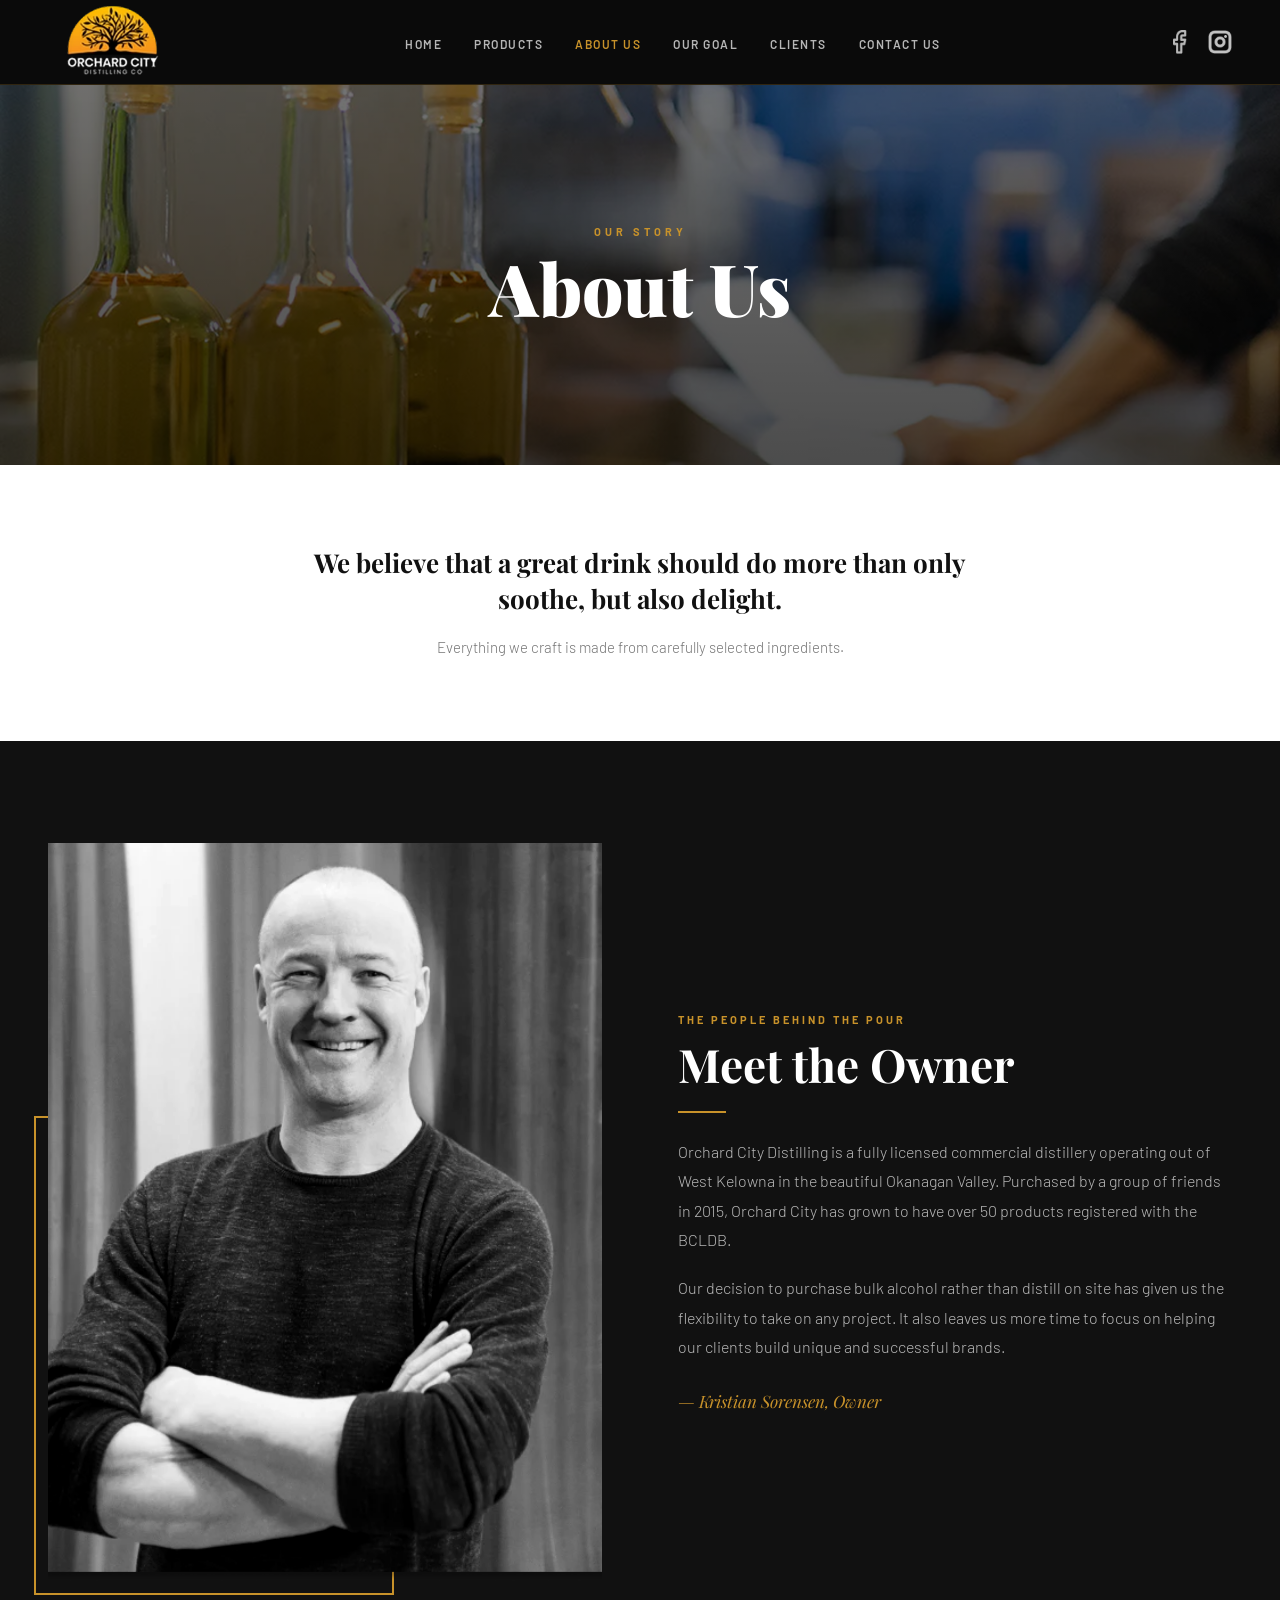
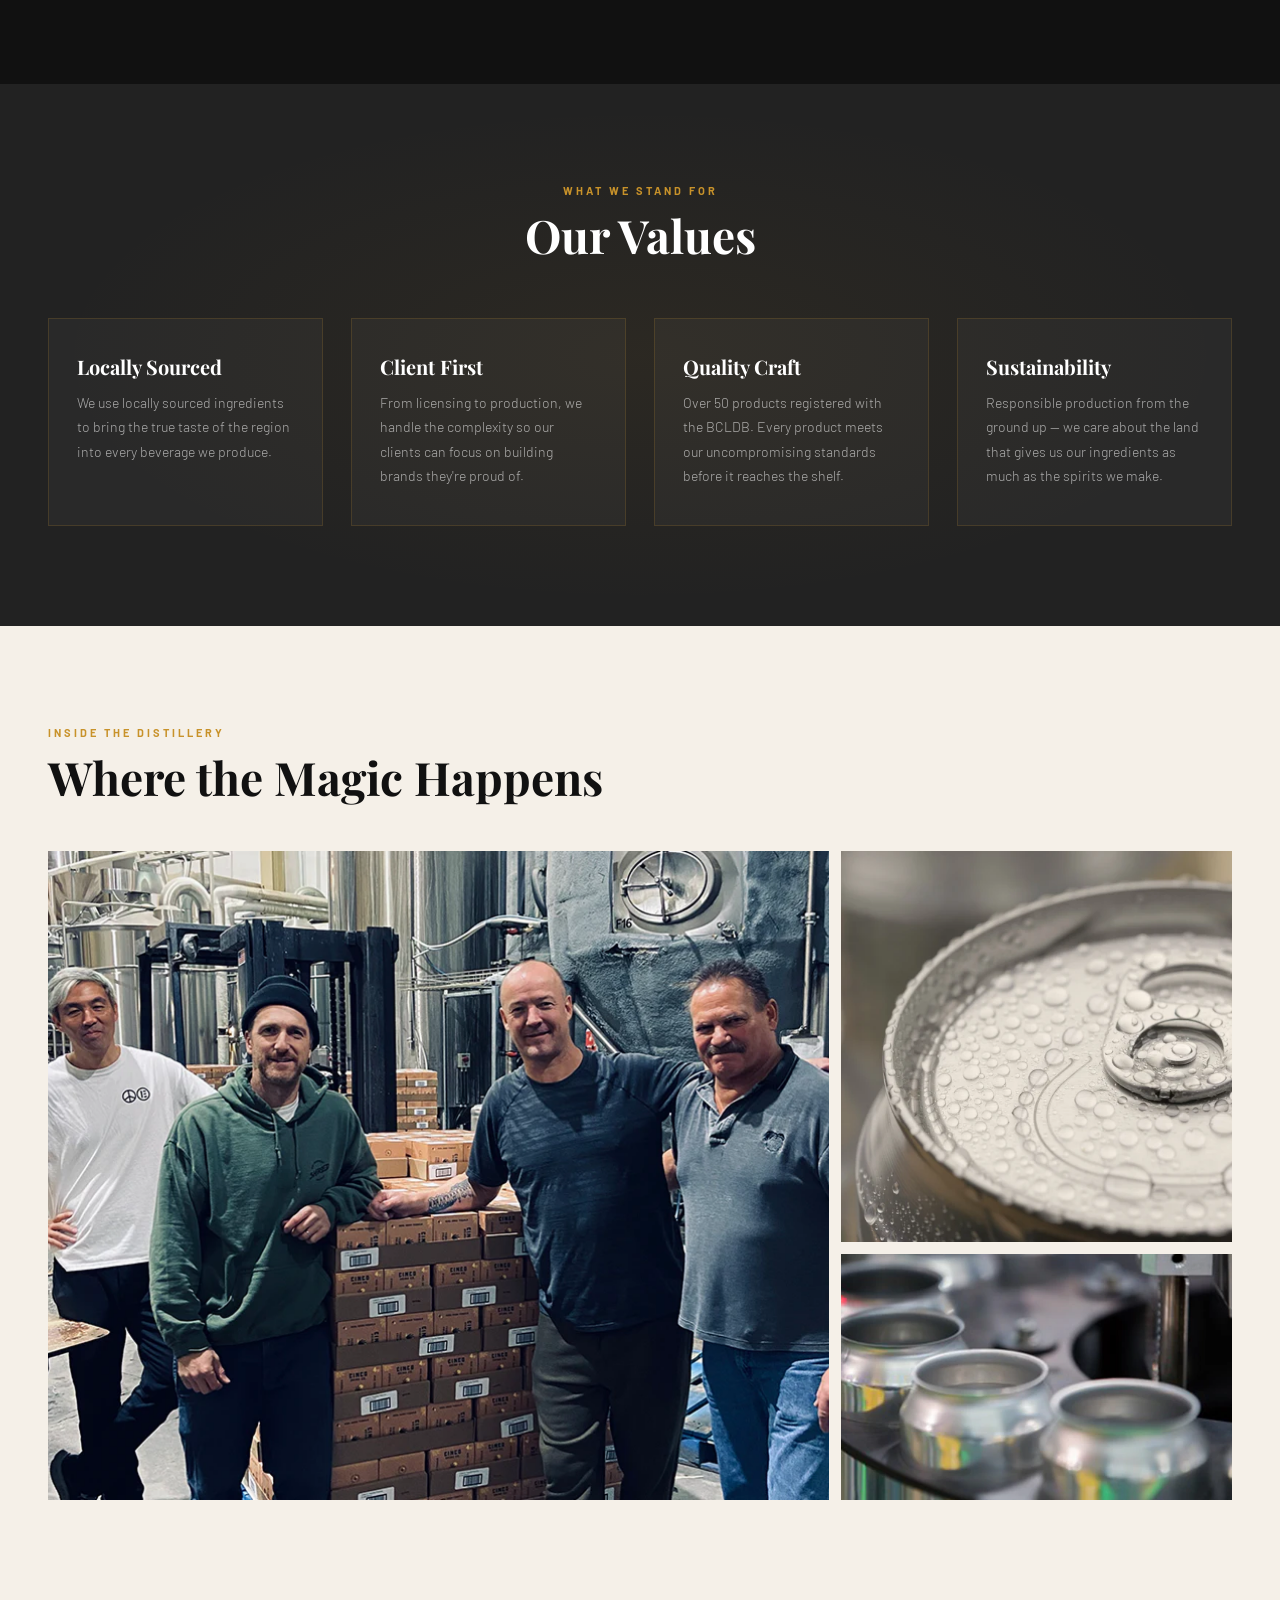
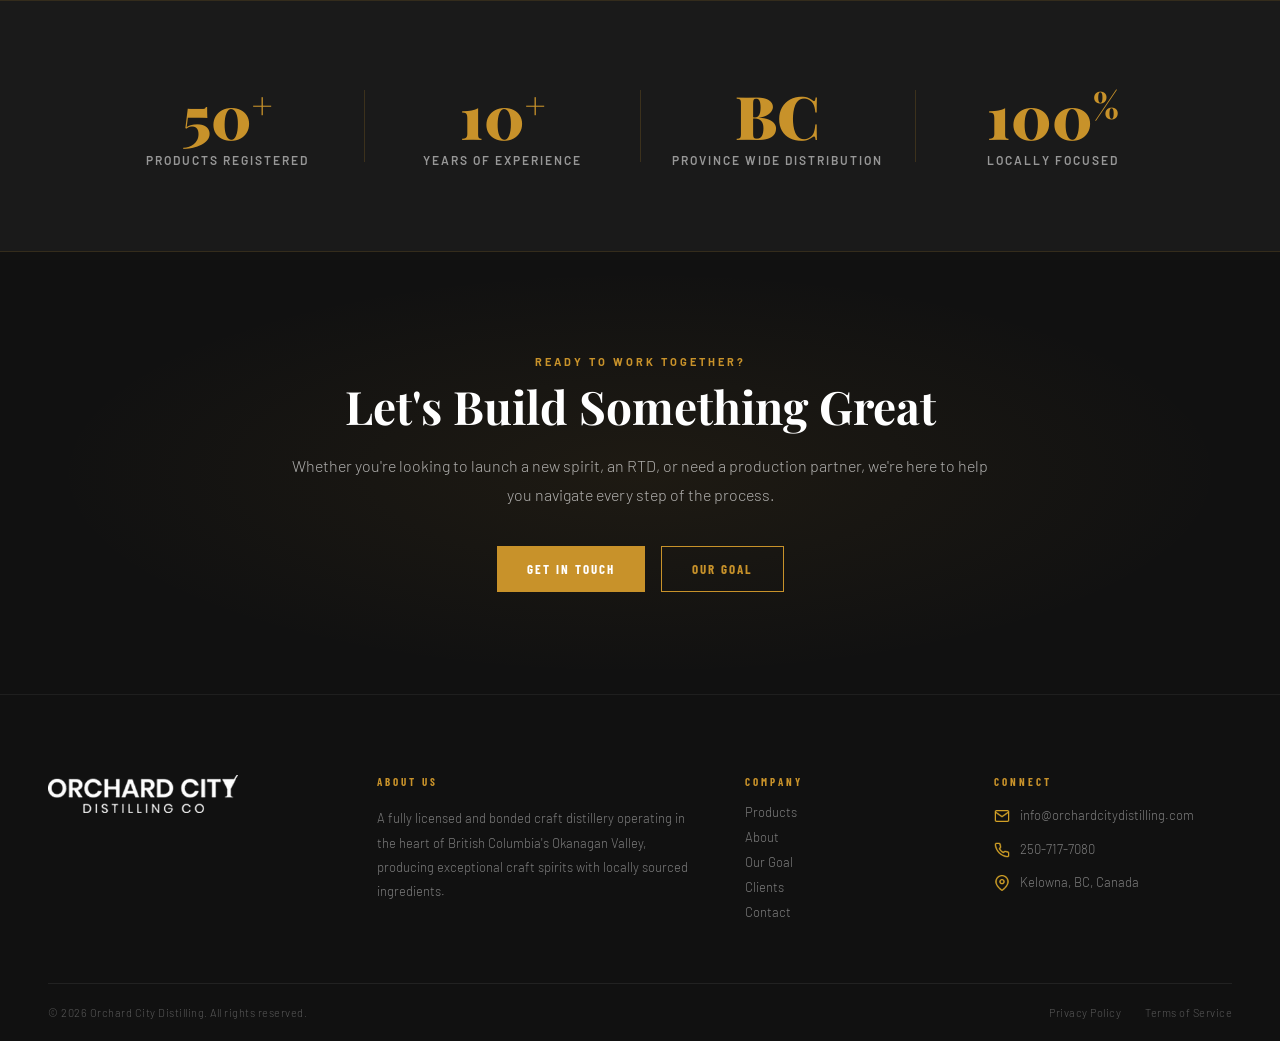
<file: aboutus.html>
<!DOCTYPE html>
<html lang="en">
<head>
  <meta charset="UTF-8" />
  <meta name="viewport" content="width=device-width, initial-scale=1.0"/>
  <title>About Us — Orchard City Distilling</title>
  <link href="https://fonts.googleapis.com/css2?family=Playfair+Display:wght@700;900&family=Barlow:wght@300;400;500;600&family=Barlow+Condensed:wght@600;700&display=swap" rel="stylesheet"/>
  <link rel="stylesheet" href="assets/css/general.css" />
  <link rel="stylesheet" href="assets/css/aboutus.css" />
  <link rel="icon" type="image/png" href="assets/images/logo.png">
</head>
<body>

<!-- NAV -->
<nav id="mainNav">
  <a href="index.html" class="nav-logo">
    <img src="assets/images/logo.png" alt="Orchard City Distilling" class="nav-logo-icon"/>
  </a>
  <ul class="nav-links">
    <li><a href="index.html">Home</a></li>
    <li><a href="products.html">Products</a></li>
    <li><a class="current" href="aboutus.html">About Us</a></li>
    <li><a href="ourgoal.html">Our Goal</a></li>
    <li><a href="clients.html">Clients</a></li>
    <li><a href="contact.html">Contact Us</a></li>
  </ul>
  <div class="nav-icons">
    <a href="https://www.facebook.com/orchard.city.distilling11/" class="nav-social">
      <img src="assets/images/facebook.png" alt="Facebook"/>
    </a>
    <a href="https://www.instagram.com/orchardcity.distilling/" class="nav-social">
      <img src="assets/images/instagram.png" alt="Instagram"/>
    </a>
    <button class="hamburger" id="hamburger" aria-label="Menu">
      <span></span><span></span><span></span>
    </button>
  </div>
</nav>

<div class="mobile-menu" id="mobileMenu">
  <a href="index.html">Home</a>
  <a href="products.html">Products</a>
  <a class="current" href="aboutus.html">About Us</a>
  <a href="ourgoal.html">Our Goal</a>
  <a href="clients.html">Clients</a>
  <a href="contact.html">Contact Us</a>
</div>

<!-- ── PAGE HERO BANNER ── -->
<section class="page-hero">
  <div class="page-hero-bg">
    <!-- Replace src with your distillery/bottles background image -->
    <img src="assets/images/aboutus.png" alt="Orchard City Distilling"/>
  </div>
  <div class="page-hero-content">
    <span class="page-hero-tag">Our Story</span>
    <h1 class="page-hero-title">About Us</h1>
  </div>
</section>

<!-- ── INTRO TAGLINE ── -->
<section class="intro-strip">
  <div class="intro-inner reveal">
    <p class="intro-quote">We believe that a great drink should do more than only soothe, but also delight.</p>
    <p class="intro-sub">Everything we craft is made from carefully selected ingredients.</p>
  </div>
</section>

<!-- ── OWNER / STORY ── -->
<section class="owner-section">
  <div class="owner-inner">

    <div class="owner-img-wrap reveal">
      <!-- Replace src with owner/team photo (black & white works great) -->
      <img src="assets/images/kristian.png" alt="Kristian Soransen, Owner"/>
      <div class="owner-img-accent"></div>
    </div>

    <div class="owner-content reveal reveal-delay-1">
      <span class="section-tag">The People Behind the Pour</span>
      <h2 class="section-title light">Meet the Owner</h2>
      <div class="gold-rule"></div>
      <p class="owner-body">
        Orchard City Distilling is a fully licensed commercial distillery operating out of West Kelowna in the beautiful Okanagan Valley. Purchased by a group of friends in 2015, Orchard City has grown to have over 50 products registered with the BCLDB.
      </p>
      <p class="owner-body">
        Our decision to purchase bulk alcohol rather than distill on site has given us the flexibility to take on any project. It also leaves us more time to focus on helping our clients build unique and successful brands.
      </p>
      <p class="owner-sig">— Kristian Sorensen, Owner</p>
    </div>

  </div>
</section>

<!-- ── VALUES STRIP ── -->
<section class="values-section">
  <div class="values-inner">
    <div class="values-header reveal">
      <span class="section-tag" style="text-align:center;display:block;">What We Stand For</span>
      <h2 class="section-title light" style="text-align:center;">Our Values</h2>
    </div>
    <div class="values-grid">

      <div class="value-card reveal">
        <h3 class="value-title">Locally Sourced</h3>
        <p class="value-body">We use locally sourced ingredients to bring the true taste of the region into every beverage we produce.</p>
      </div>

      <div class="value-card reveal reveal-delay-1">
        <h3 class="value-title">Client First</h3>
        <p class="value-body">From licensing to production, we handle the complexity so our clients can focus on building brands they're proud of.</p>
      </div>

      <div class="value-card reveal reveal-delay-2">
        <h3 class="value-title">Quality Craft</h3>
        <p class="value-body">Over 50 products registered with the BCLDB. Every product meets our uncompromising standards before it reaches the shelf.</p>
      </div>

      <div class="value-card reveal reveal-delay-3">
        <h3 class="value-title">Sustainability</h3>
        <p class="value-body">Responsible production from the ground up — we care about the land that gives us our ingredients as much as the spirits we make.</p>
      </div>

    </div>
  </div>
</section>

<!-- ── DISTILLERY IMAGES ── -->
<section class="gallery-section">
  <div class="gallery-inner">
    <div class="gallery-header reveal">
      <span class="section-tag">Inside the Distillery</span>
      <h2 class="section-title dark">Where the Magic Happens</h2>
    </div>
    <div class="gallery-grid">
      <!-- Replace each src="" with your distillery photos -->
      <div class="gallery-item gallery-item--wide reveal">
        <img src="assets/images/group.png" alt="Distillery interior"/>
      </div>
      <div class="gallery-item reveal reveal-delay-1">
        <img src="assets/images/canwater.png" alt="Craft spirits production"/>
      </div>
      <div class="gallery-item reveal reveal-delay-2">
        <img src="assets/images/cans.png" alt="Okanagan ingredients"/>
      </div>
    </div>
  </div>
</section>

<!-- ── STATS BAR ── -->
<section class="stats-bar">
  <div class="stats-bar-inner">
    <div class="stat-block reveal">
      <span class="stat-num">50<span class="stat-plus">+</span></span>
      <span class="stat-label">Products Registered</span>
    </div>
    <div class="stat-divider"></div>
    <div class="stat-block reveal reveal-delay-1">
      <span class="stat-num">10<span class="stat-plus">+</span></span>
      <span class="stat-label">Years of Experience</span>
    </div>
    <div class="stat-divider"></div>
    <div class="stat-block reveal reveal-delay-2">
      <span class="stat-num">BC</span>
      <span class="stat-label">Province Wide Distribution</span>
    </div>
    <div class="stat-divider"></div>
    <div class="stat-block reveal reveal-delay-3">
      <span class="stat-num">100<span class="stat-plus">%</span></span>
      <span class="stat-label">Locally Focused</span>
    </div>
  </div>
</section>

<!-- ── CTA ── -->
<section class="about-cta">
  <div class="about-cta-inner reveal">
    <span class="section-tag" style="text-align:center;display:block;">Ready to Work Together?</span>
    <h2 class="section-title light" style="text-align:center;">Let's Build Something Great</h2>
    <p class="cta-body">Whether you're looking to launch a new spirit, an RTD, or need a production partner, we're here to help you navigate every step of the process.</p>
    <div class="cta-buttons">
      <a href="contact.html" class="btn btn-gold">Get In Touch</a>
      <a href="ourgoal.html" class="btn btn-outline">Our Goal</a>
    </div>
  </div>
</section>

<!-- FOOTER -->
<footer>
  <div class="footer-inner">

    <div class="footer-top">

      <!-- Logo -->
      <div class="footer-brand">
        <img src="assets/images/footerlogo.png" alt="Orchard City Distilling" class="footer-logo"/>
      </div>

      <!-- About Us -->
      <div class="footer-col">
        <h4>About Us</h4>
        <p>A fully licensed and bonded craft distillery operating in the heart of British Columbia's Okanagan Valley, producing exceptional craft spirits with locally sourced ingredients.</p>
      </div>

      <!-- Company -->
      <div class="footer-col">
        <h4>Company</h4>
        <a href="index.html">Products</a>
        <a href="aboutus.html">About</a>
        <a href="ourgoal.html">Our Goal</a>
        <a href="clients.html">Clients</a>
        <a href="contact.html">Contact</a>
      </div>

      <!-- Connect -->
      <div class="footer-col">
        <h4>Connect</h4>
        <div class="footer-contact-item">
          <!-- Replace src with your email icon -->
          <img src="assets/images/mail.png" alt="Email" class="footer-contact-icon"/>
          <a href="mailto:info@orchardcitydistilling.com">info@orchardcitydistilling.com</a>
        </div>
        <div class="footer-contact-item">
          <!-- Replace src with your phone icon -->
          <img src="assets/images/phone.png" alt="Phone" class="footer-contact-icon"/>
          <a href="tel:2507177080">250-717-7080</a>
        </div>
        <div class="footer-contact-item">
          <!-- Replace src with your location icon -->
          <img src="assets/images/location.png" alt="Location" class="footer-contact-icon"/>
          <span>Kelowna, BC, Canada</span>
        </div>
      </div>

    </div>

    <div class="footer-bottom">
      <p>&copy; 2026 Orchard City Distilling. All rights reserved.</p>
      <div class="footer-bottom-links">
        <a href="policies/privacy-policy.html">Privacy Policy</a>
        <a href="policies/terms-of-service.html">Terms of Service</a>
      </div>
    </div>

  </div>
</footer>

<script src="assets/js/general.js"></script>
</body>
</html>
</file>
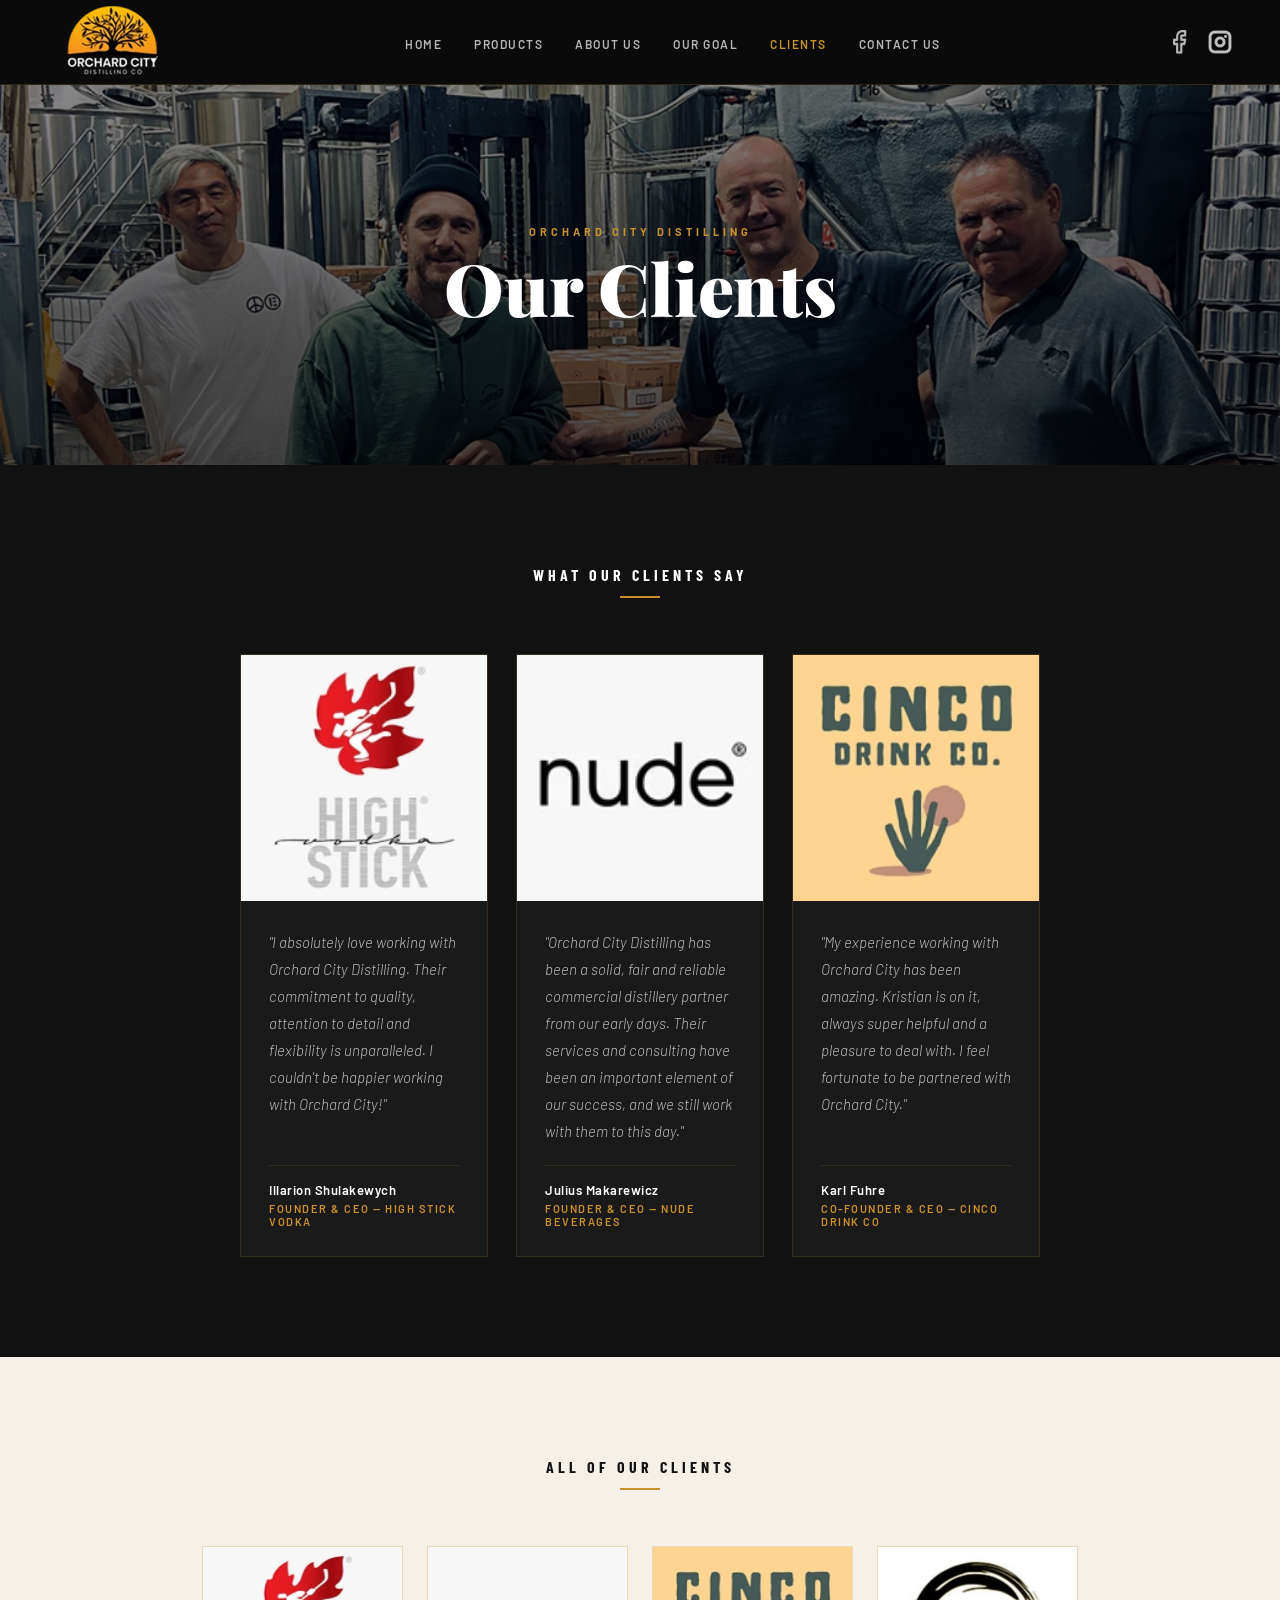
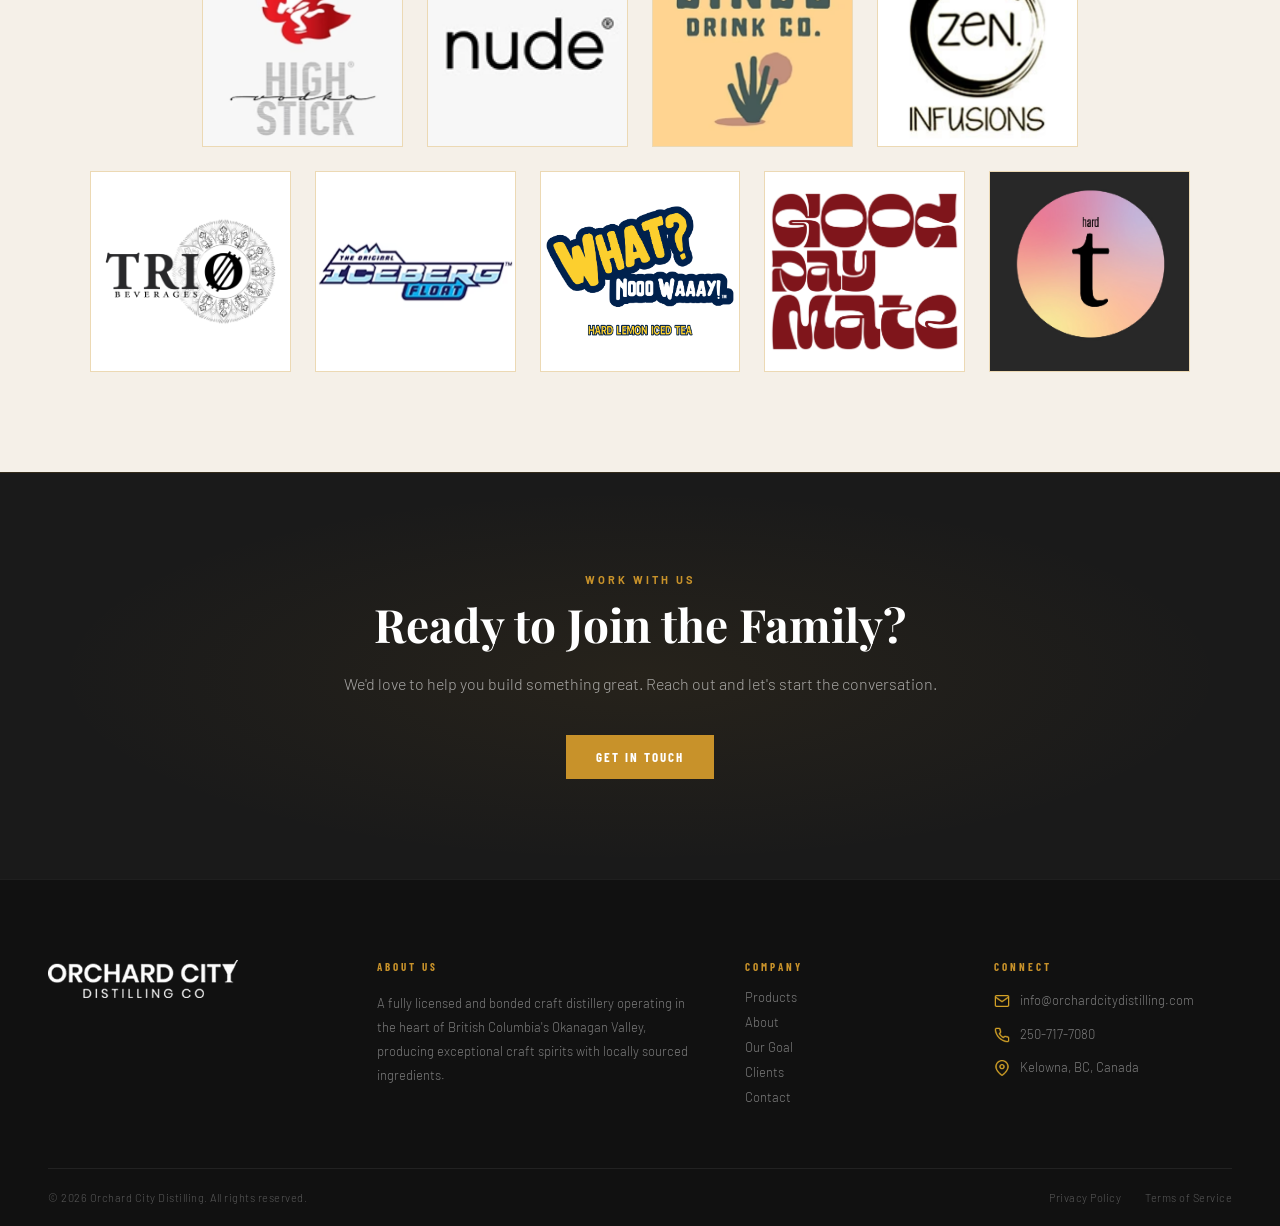
<file: clients.html>
<!DOCTYPE html>
<html lang="en">
<head>
  <meta charset="UTF-8" />
  <meta name="viewport" content="width=device-width, initial-scale=1.0"/>
  <title>Clients — Orchard City Distilling</title>
  <link href="https://fonts.googleapis.com/css2?family=Playfair+Display:wght@700;900&family=Barlow:wght@300;400;500;600&family=Barlow+Condensed:wght@600;700&display=swap" rel="stylesheet"/>
  <link rel="stylesheet" href="assets/css/general.css" />
  <link rel="stylesheet" href="assets/css/clients.css" />
  <link rel="icon" type="image/png" href="assets/images/logo.png">
</head>
<body>

<!-- NAV -->
<nav id="mainNav">
  <a href="index.html" class="nav-logo">
    <img src="assets/images/logo.png" alt="Orchard City Distilling" class="nav-logo-icon"/>
  </a>
  <ul class="nav-links">
    <li><a href="index.html">Home</a></li>
    <li><a href="products.html">Products</a></li>
    <li><a href="aboutus.html">About Us</a></li>
    <li><a href="ourgoal.html">Our Goal</a></li>
    <li><a class="current" href="clients.html">Clients</a></li>
    <li><a href="contact.html">Contact Us</a></li>
  </ul>
  <div class="nav-icons">
    <a href="https://www.facebook.com/orchard.city.distilling11/" class="nav-social">
      <img src="assets/images/facebook.png" alt="Facebook"/>
    </a>
    <a href="https://www.instagram.com/orchardcity.distilling/" class="nav-social">
      <img src="assets/images/instagram.png" alt="Instagram"/>
    </a>
    <button class="hamburger" id="hamburger" aria-label="Menu">
      <span></span><span></span><span></span>
    </button>
  </div>
</nav>

<div class="mobile-menu" id="mobileMenu">
  <a href="index.html">Home</a>
  <a href="products.html">Products</a>
  <a href="aboutus.html">About Us</a>
  <a href="ourgoal.html">Our Goal</a>
  <a class="current" href="clients.html">Clients</a>
  <a href="contact.html">Contact Us</a>
</div>

<!-- ── PAGE HERO ── -->
<section class="page-hero">
  <div class="page-hero-bg">
    <!-- Replace src with a team/distillery group photo -->
    <img src="assets/images/group.png " alt="Our Clients — Orchard City Distilling"/>
  </div>
  <div class="page-hero-content">
    <span class="page-hero-tag">Orchard City Distilling</span>
    <h1 class="page-hero-title">Our Clients</h1>
  </div>
</section>

<!-- ── FEATURED TESTIMONIALS ── -->
<section class="testimonials-section">
  <div class="testimonials-inner">

    <div class="section-header reveal">
      <h2 class="section-heading">What Our Clients Say</h2>
    </div>

    <div class="testimonials-grid">

      <!-- Card 1 -->
      <div class="t-card reveal">
        <div class="t-card-logo">
          <!-- Replace src with High Stick logo -->
          <img src="assets/images/highstick.png" alt="High Stick Vodka"/>
        </div>
        <div class="t-card-body">
          <p class="t-quote">"I absolutely love working with Orchard City Distilling. Their commitment to quality, attention to detail and flexibility is unparalleled. I couldn't be happier working with Orchard City!"</p>
          <div class="t-author">
            <span class="t-name">Illarion Shulakewych</span>
            <span class="t-role">Founder &amp; CEO — High Stick Vodka</span>
          </div>
        </div>
      </div>

      <!-- Card 2 -->
      <div class="t-card reveal reveal-delay-1">
        <div class="t-card-logo">
          <!-- Replace src with Nude Beverages logo -->
          <img src="assets/images/nude.png" alt="Nude Beverages"/>
        </div>
        <div class="t-card-body">
          <p class="t-quote">"Orchard City Distilling has been a solid, fair and reliable commercial distillery partner from our early days. Their services and consulting have been an important element of our success, and we still work with them to this day."</p>
          <div class="t-author">
            <span class="t-name">Julius Makarewicz</span>
            <span class="t-role">Founder &amp; CEO — Nude Beverages</span>
          </div>
        </div>
      </div>

      <!-- Card 3 -->
      <div class="t-card reveal reveal-delay-2">
        <div class="t-card-logo">
          <!-- Replace src with Cinco Drink Co logo -->
          <img src="assets/images/cinco.png" alt="Cinco Drink Co"/>
        </div>
        <div class="t-card-body">
          <p class="t-quote">"My experience working with Orchard City has been amazing. Kristian is on it, always super helpful and a pleasure to deal with. I feel fortunate to be partnered with Orchard City."</p>
          <div class="t-author">
            <span class="t-name">Karl Fuhre</span>
            <span class="t-role">Co-Founder &amp; CEO — Cinco Drink Co</span>
          </div>
        </div>
      </div>

    </div>
  </div>
</section>

<!-- ── ALL CLIENTS GRID ── -->
<section class="all-clients-section">
  <div class="all-clients-inner">

    <div class="section-header reveal">
      <h2 class="section-heading dark">All of Our Clients</h2>
    </div>

    <div class="all-clients-grid">
      <div class="clients-row clients-row--4">
        <div class="client-card reveal">
          <img src="assets/images/highstick.png" alt="High Stick Vodka"/>
        </div>
        <div class="client-card reveal reveal-delay-1">
          <img src="assets/images/nude.png" alt="Nude Beverages"/>
        </div>
        <div class="client-card reveal reveal-delay-2">
          <img src="assets/images/cinco.png" alt="Cinco Drink Co"/>
        </div>
        <div class="client-card reveal reveal-delay-3">
          <img src="assets/images/zen.png" alt="Zen Infusions"/>
        </div>
      </div>
      <div class="clients-row clients-row--5">
        <div class="client-card reveal">
          <img class="trio" src="assets/images/trio.jpeg" alt="Trio"/>
        </div>
        <div class="client-card reveal reveal-delay-1">
          <img src="assets/images/iceberg.png" alt="Iceberg"/>
        </div>
        <div class="client-card reveal reveal-delay-2">
          <img class="trio" src="assets/images/whatnoway.png" alt="What Noooo waaaay"/>
        </div>
        <div class="client-card reveal reveal-delay-3">
          <img class="trio"  src="assets/images/gooddaymate.png" alt="gooddaymate"/>
        </div>
        <div class="client-card reveal reveal-delay-3">
          <img src="assets/images/hardt.png" alt="hard t"/>
        </div>
      </div>
    </div>

  </div>
</section>

<!-- ── CTA ── -->
<section class="clients-cta">
  <div class="clients-cta-inner reveal">
    <span class="section-tag" style="text-align:center;display:block;">Work With Us</span>
    <h2 class="section-title light" style="text-align:center;">Ready to Join the Family?</h2>
    <p class="cta-body">We'd love to help you build something great. Reach out and let's start the conversation.</p>
    <div class="cta-buttons">
      <a href="contact.html" class="btn btn-gold">Get In Touch</a>
    </div>
  </div>
</section>

<!-- FOOTER -->
<footer>
  <div class="footer-inner">

    <div class="footer-top">

      <!-- Logo -->
      <div class="footer-brand">
        <img src="assets/images/footerlogo.png" alt="Orchard City Distilling" class="footer-logo"/>
      </div>

      <!-- About Us -->
      <div class="footer-col">
        <h4>About Us</h4>
        <p>A fully licensed and bonded craft distillery operating in the heart of British Columbia's Okanagan Valley, producing exceptional craft spirits with locally sourced ingredients.</p>
      </div>

      <!-- Company -->
      <div class="footer-col">
        <h4>Company</h4>
        <a href="index.html">Products</a>
        <a href="aboutus.html">About</a>
        <a href="ourgoal.html">Our Goal</a>
        <a href="clients.html">Clients</a>
        <a href="contact.html">Contact</a>
      </div>

      <!-- Connect -->
      <div class="footer-col">
        <h4>Connect</h4>
        <div class="footer-contact-item">
          <!-- Replace src with your email icon -->
          <img src="assets/images/mail.png" alt="Email" class="footer-contact-icon"/>
          <a href="mailto:info@orchardcitydistilling.com">info@orchardcitydistilling.com</a>
        </div>
        <div class="footer-contact-item">
          <!-- Replace src with your phone icon -->
          <img src="assets/images/phone.png" alt="Phone" class="footer-contact-icon"/>
          <a href="tel:2507177080">250-717-7080</a>
        </div>
        <div class="footer-contact-item">
          <!-- Replace src with your location icon -->
          <img src="assets/images/location.png" alt="Location" class="footer-contact-icon"/>
          <span>Kelowna, BC, Canada</span>
        </div>
      </div>

    </div>

    <div class="footer-bottom">
      <p>&copy; 2026 Orchard City Distilling. All rights reserved.</p>
      <div class="footer-bottom-links">
        <a href="policies/privacy-policy.html">Privacy Policy</a>
        <a href="policies/terms-of-service.html">Terms of Service</a>
      </div>
    </div>

  </div>
</footer>

<script src="assets/js/general.js"></script>
</body>
</html>
</file>
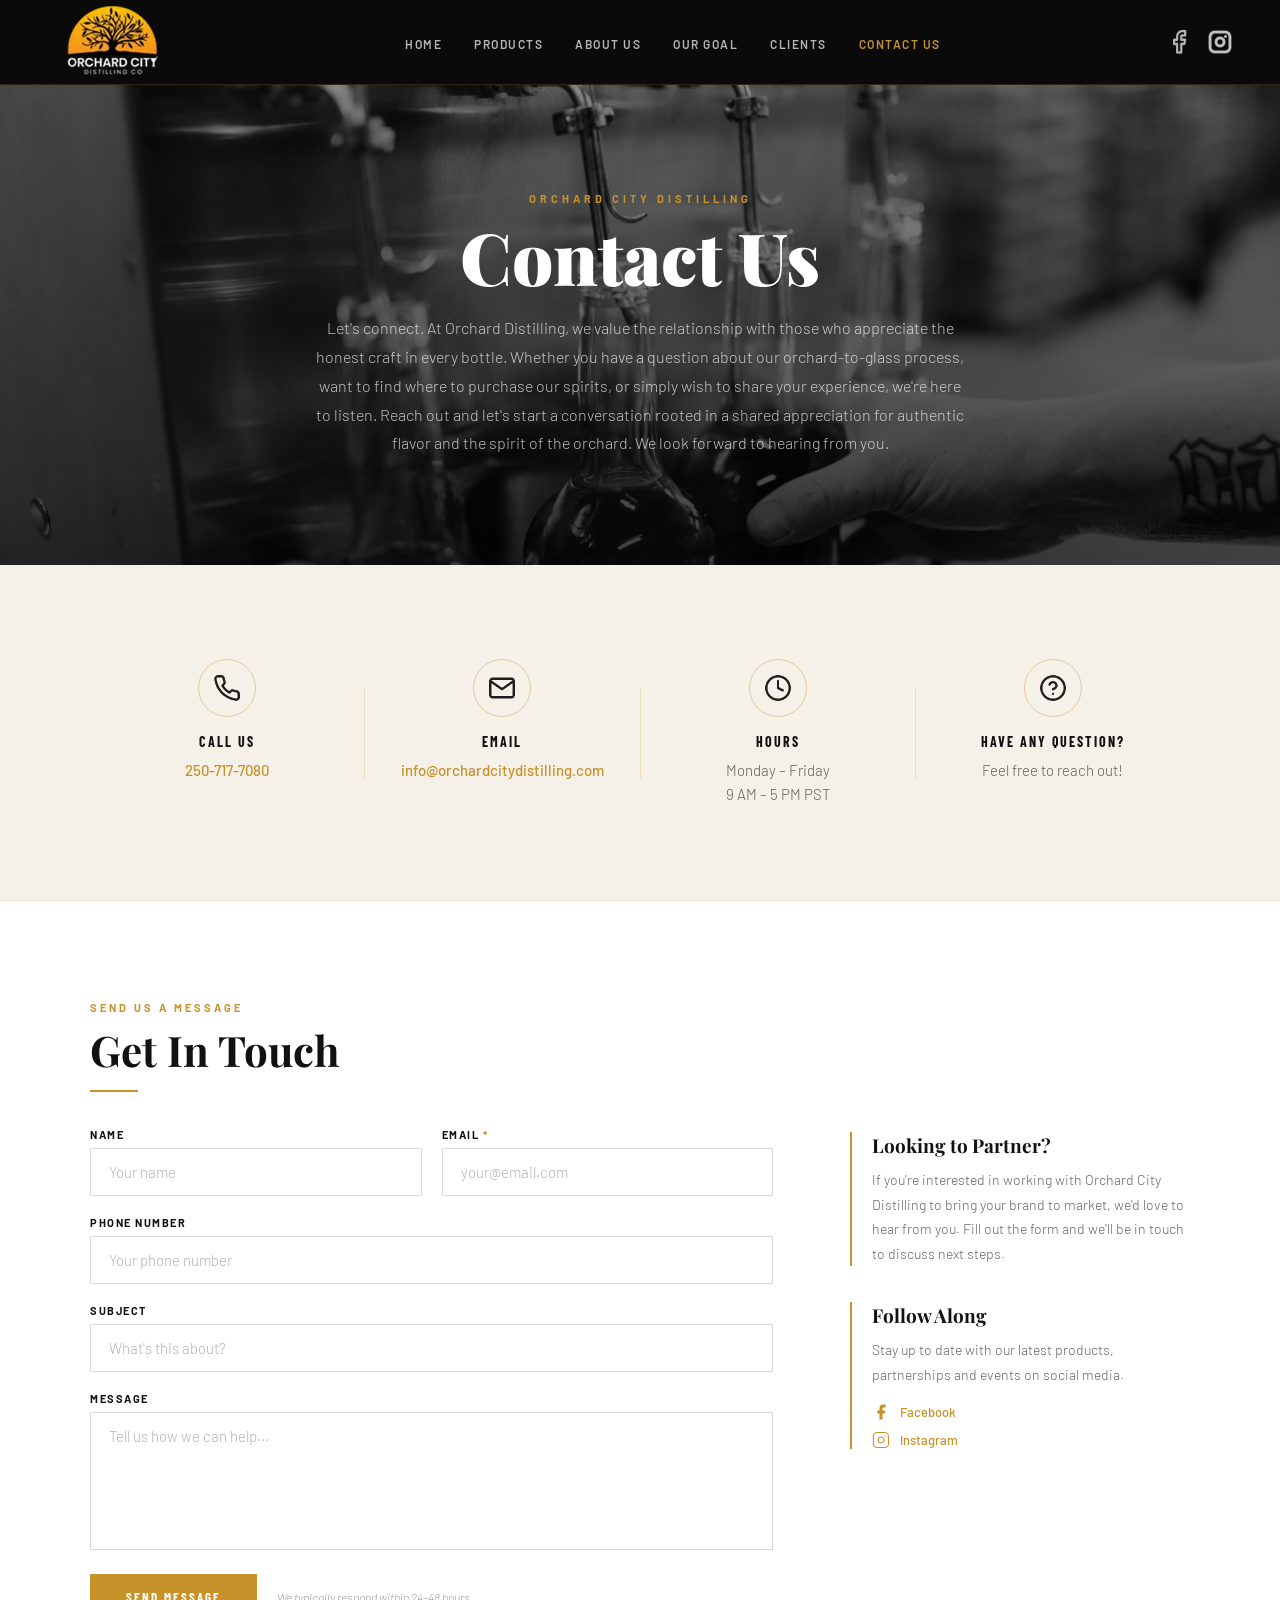
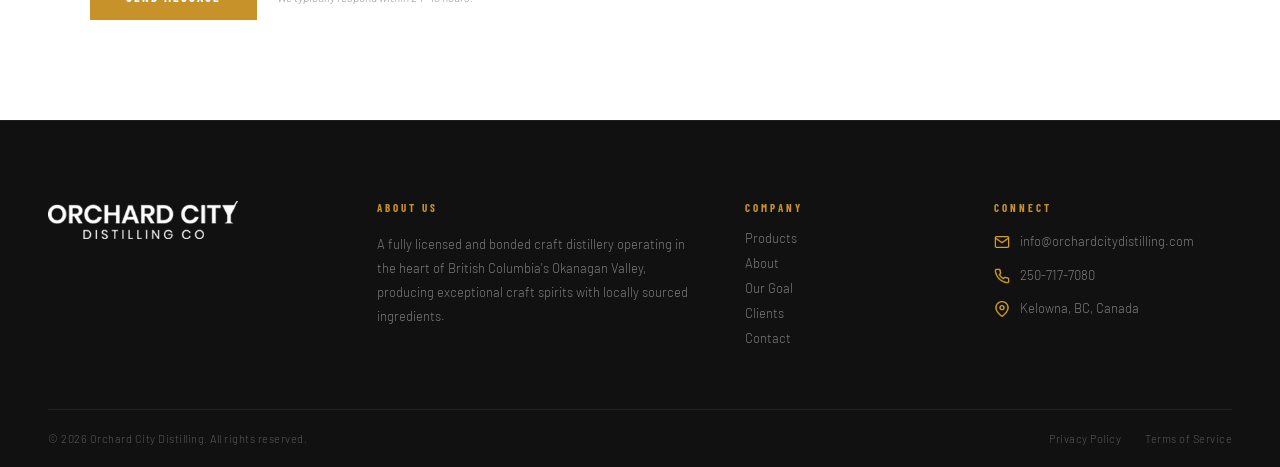
<file: contact.html>
<!DOCTYPE html>
<html lang="en">
<head>
  <meta charset="UTF-8" />
  <meta name="viewport" content="width=device-width, initial-scale=1.0"/>
  <title>Contact Us — Orchard City Distilling</title>
  <link href="https://fonts.googleapis.com/css2?family=Playfair+Display:wght@700;900&family=Barlow:wght@300;400;500;600&family=Barlow+Condensed:wght@600;700&display=swap" rel="stylesheet"/>
  <link rel="stylesheet" href="assets/css/general.css" />
  <link rel="stylesheet" href="assets/css/contact.css" />
  <link rel="icon" type="image/png" href="assets/images/logo.png">
</head>
<body>

<!-- NAV -->
<nav id="mainNav">
  <a href="index.html" class="nav-logo">
    <img src="assets/images/logo.png" alt="Orchard City Distilling" class="nav-logo-icon"/>
  </a>
  <ul class="nav-links">
    <li><a href="index.html">Home</a></li>
    <li><a href="products.html">Products</a></li>
    <li><a href="aboutus.html">About Us</a></li>
    <li><a href="ourgoal.html">Our Goal</a></li>
    <li><a href="clients.html">Clients</a></li>
    <li><a class="current" href="contact.html">Contact Us</a></li>
  </ul>
  <div class="nav-icons">
    <a href="https://www.facebook.com/orchard.city.distilling11/" class="nav-social">
      <img src="assets/images/facebook.png" alt="Facebook"/>
    </a>
    <a href="https://www.instagram.com/orchardcity.distilling/" class="nav-social">
      <img src="assets/images/instagram.png" alt="Instagram"/>
    </a>
    <button class="hamburger" id="hamburger" aria-label="Menu">
      <span></span><span></span><span></span>
    </button>
  </div>
</nav>

<div class="mobile-menu" id="mobileMenu">
  <a href="index.html">Home</a>
  <a href="products.html">Products</a>
  <a href="aboutus.html">About Us</a>
  <a href="ourgoal.html">Our Goal</a>
  <a href="clients.html">Clients</a>
  <a class="current" href="contact.html">Contact Us</a>
</div>

<!-- ── PAGE HERO ── -->
<section class="page-hero">
  <div class="page-hero-bg">
    <!-- Replace src with a distillery/bottles/hands image -->
    <img src="assets/images/contactus.png" alt="Contact Orchard City Distilling"/>
  </div>
  <div class="page-hero-content reveal">
    <span class="page-hero-tag">Orchard City Distilling</span>
    <h1 class="page-hero-title">Contact Us</h1>
    <p class="page-hero-sub">Let's connect. At Orchard Distilling, we value the relationship with those who appreciate the honest craft in every bottle. Whether you have a question about our orchard-to-glass process, want to find where to purchase our spirits, or simply wish to share your experience, we're here to listen. Reach out and let's start a conversation rooted in a shared appreciation for authentic flavor and the spirit of the orchard. We look forward to hearing from you.</p>
  </div>
</section>

<!-- ── CONTACT INFO STRIP ── -->
<section class="contact-strip">
  <div class="contact-strip-inner">

    <div class="contact-item reveal">
      <div class="contact-icon">
        <img src="assets/images/phone.png" alt="Call Us"/>
      </div>
      <h3 class="contact-label">Call Us</h3>
      <a href="tel:2507177080" class="contact-value contact-link">250-717-7080</a>
    </div>

    <div class="contact-divider"></div>

    <div class="contact-item reveal reveal-delay-1">
      <div class="contact-icon">
        <img src="assets/images/mail.png" alt="Email"/>
      </div>
      <h3 class="contact-label">Email</h3>
      <a href="mailto:info@orchardcitydistilling.com" class="contact-value contact-link">info@orchardcitydistilling.com</a>
    </div>

    <div class="contact-divider"></div>

    <div class="contact-item reveal reveal-delay-2">
      <div class="contact-icon">
        <img src="assets/images/clock.png" alt="Hours"/>
      </div>
      <h3 class="contact-label">Hours</h3>
      <p class="contact-value">Monday – Friday<br/>9 AM – 5 PM PST</p>
    </div>

    <div class="contact-divider"></div>

    <div class="contact-item reveal reveal-delay-3">
      <div class="contact-icon">
        <img src="assets/images/question.png" alt="Question"/>
      </div>
      <h3 class="contact-label">Have Any Question?</h3>
      <p class="contact-value">Feel free to reach out!</p>
    </div>

  </div>
</section>

<!-- ── CONTACT FORM ── -->
<section class="form-section">
  <div class="form-inner">

    <div class="form-header reveal">
      <span class="section-tag">Send Us a Message</span>
      <h2 class="section-title dark">Get In Touch</h2>
      <div class="gold-rule"></div>
    </div>

    <div class="form-layout">

      <!-- Form -->
    <form name="contact" metod="POST" data-netlify="true" action="thankyou.html">
      <div class="form-wrap reveal">
        <div class="form-row">
          <div class="form-group">
            <label for="name">Name</label>
            <input type="text" id="name" name="name" placeholder="Your name" autocomplete="name"/>
          </div>
          <div class="form-group">
            <label for="email">Email <span class="required">*</span></label>
            <input type="email" id="email" name="email" placeholder="your@email.com" required autocomplete="email"/>
          </div>
        </div>
        <div class="form-group">
          <label for="phone">Phone Number</label>
          <input type="tel" id="phone" name="phone" placeholder="Your phone number" autocomplete="tel"/>
        </div>
        <div class="form-group">
          <label for="subject">Subject</label>
          <input type="text" id="subject" name="subject" placeholder="What's this about?"/>
        </div>
        <div class="form-group">
          <label for="message">Message</label>
          <textarea id="message" name="message" placeholder="Tell us how we can help..." rows="6"></textarea>
        </div>
        <div class="form-footer">
          <button type="submit" class="btn btn-gold">Send Message</button>
          <p class="form-note">We typically respond within 24–48 hours.</p>
        </div>
      </div>
    </form>

      <!-- Side info -->
      <div class="form-aside reveal reveal-delay-1">
        <div class="aside-block">
          <h4 class="aside-title">Looking to Partner?</h4>
          <p class="aside-body">If you're interested in working with Orchard City Distilling to bring your brand to market, we'd love to hear from you. Fill out the form and we'll be in touch to discuss next steps.</p>
        </div>
        <div class="aside-block">
          <h4 class="aside-title">Follow Along</h4>
          <p class="aside-body">Stay up to date with our latest products, partnerships and events on social media.</p>
          <div class="aside-socials">
            <a href="https://www.facebook.com/orchard.city.distilling11/" class="aside-social-link" target="_blank" rel="noopener">
              <svg viewBox="0 0 24 24" fill="currentColor"><path d="M18 2h-3a5 5 0 00-5 5v3H7v4h3v8h4v-8h3l1-4h-4V7a1 1 0 011-1h3z"/></svg>
              Facebook
            </a>
            <a href="https://www.instagram.com/orchardcity.distilling/" class="aside-social-link" target="_blank" rel="noopener">
              <svg viewBox="0 0 24 24" fill="none" stroke="currentColor" stroke-width="1.5" stroke-linecap="round" stroke-linejoin="round"><rect x="2" y="2" width="20" height="20" rx="5" ry="5"/><path d="M16 11.37A4 4 0 1112.63 8 4 4 0 0116 11.37z"/><line x1="17.5" y1="6.5" x2="17.51" y2="6.5"/></svg>
              Instagram
            </a>
          </div>
        </div>
      </div>

    </div>
  </div>
</section>

<!-- FOOTER -->
<footer>
  <div class="footer-inner">

    <div class="footer-top">

      <!-- Logo -->
      <div class="footer-brand">
        <img src="assets/images/footerlogo.png" alt="Orchard City Distilling" class="footer-logo"/>
      </div>

      <!-- About Us -->
      <div class="footer-col">
        <h4>About Us</h4>
        <p>A fully licensed and bonded craft distillery operating in the heart of British Columbia's Okanagan Valley, producing exceptional craft spirits with locally sourced ingredients.</p>
      </div>

      <!-- Company -->
      <div class="footer-col">
        <h4>Company</h4>
        <a href="index.html">Products</a>
        <a href="aboutus.html">About</a>
        <a href="ourgoal.html">Our Goal</a>
        <a href="clients.html">Clients</a>
        <a href="contact.html">Contact</a>
      </div>

      <!-- Connect -->
      <div class="footer-col">
        <h4>Connect</h4>
        <div class="footer-contact-item">
          <!-- Replace src with your email icon -->
          <img src="assets/images/mail.png" alt="Email" class="footer-contact-icon"/>
          <a href="mailto:info@orchardcitydistilling.com">info@orchardcitydistilling.com</a>
        </div>
        <div class="footer-contact-item">
          <!-- Replace src with your phone icon -->
          <img src="assets/images/phone.png" alt="Phone" class="footer-contact-icon"/>
          <a href="tel:2507177080">250-717-7080</a>
        </div>
        <div class="footer-contact-item">
          <!-- Replace src with your location icon -->
          <img src="assets/images/location.png" alt="Location" class="footer-contact-icon"/>
          <span>Kelowna, BC, Canada</span>
        </div>
      </div>

    </div>

    <div class="footer-bottom">
      <p>&copy; 2026 Orchard City Distilling. All rights reserved.</p>
      <div class="footer-bottom-links">
        <a href="policies/privacy-policy.html">Privacy Policy</a>
        <a href="policies/terms-of-service.html">Terms of Service</a>
      </div>
    </div>

  </div>
</footer>

<script src="assets/js/general.js"></script>
</body>
</html>
</file>
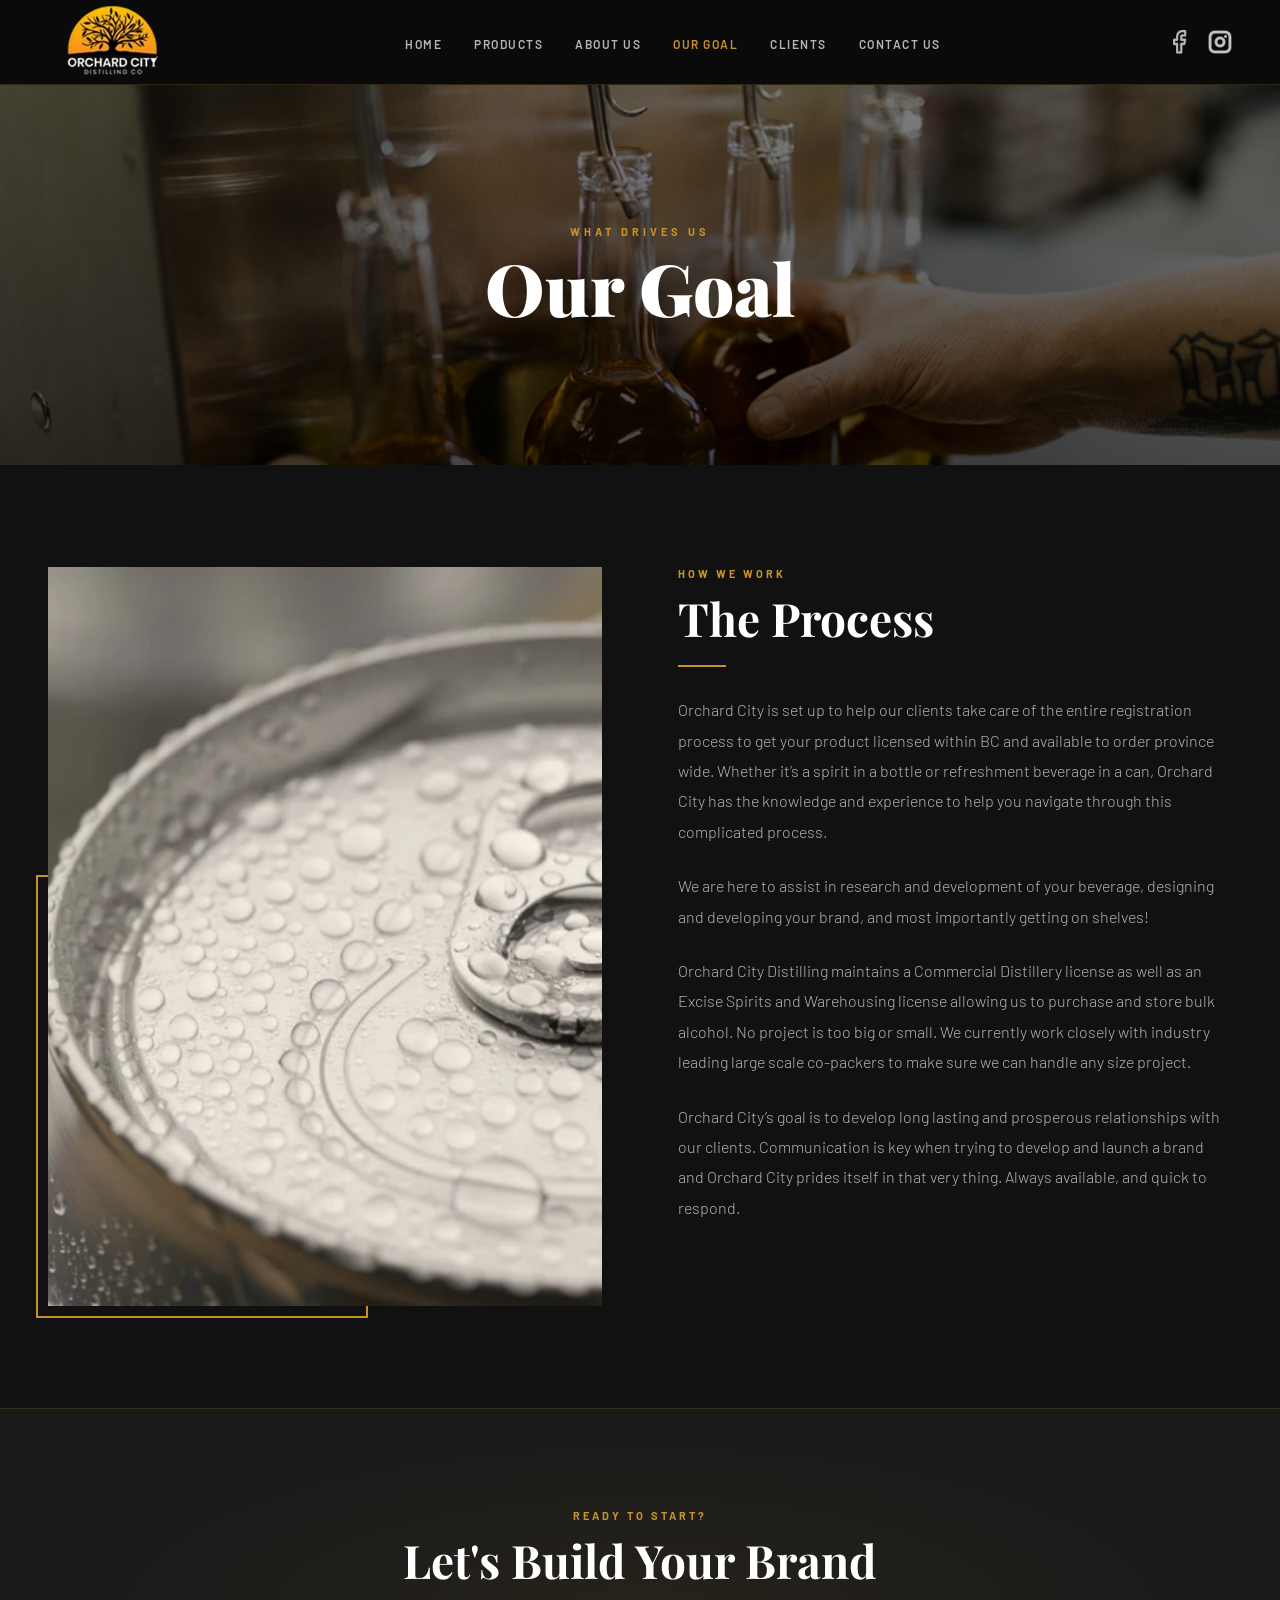
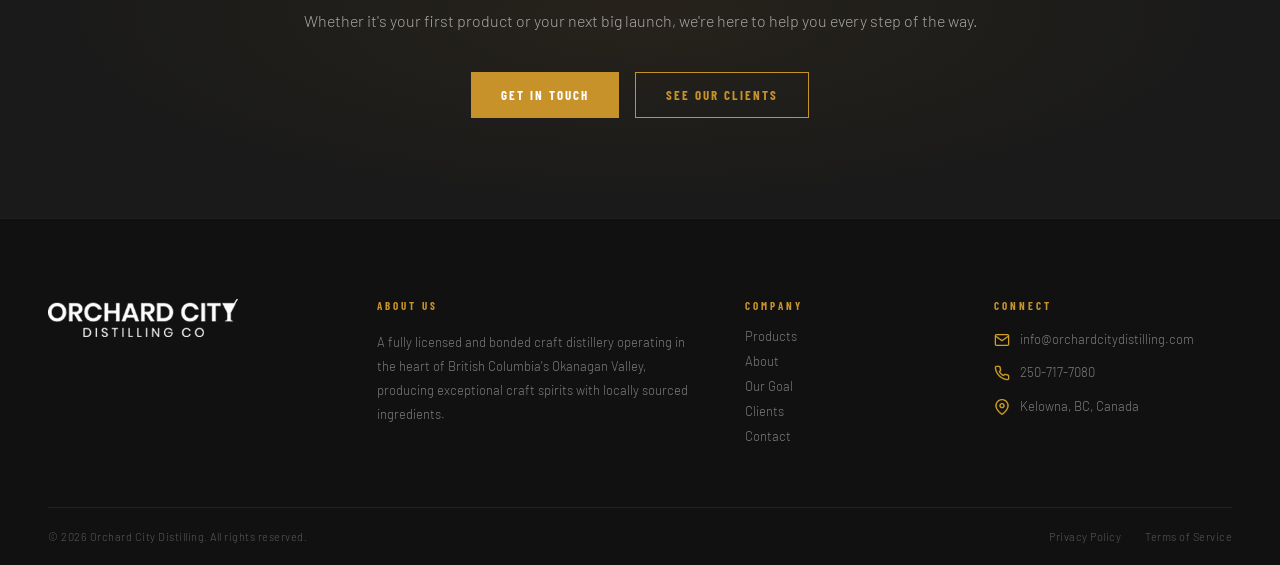
<file: ourgoal.html>
<!DOCTYPE html>
<html lang="en">
<head>
  <meta charset="UTF-8" />
  <meta name="viewport" content="width=device-width, initial-scale=1.0"/>
  <title>Our Goal — Orchard City Distilling</title>
  <link href="https://fonts.googleapis.com/css2?family=Playfair+Display:wght@700;900&family=Barlow:wght@300;400;500;600&family=Barlow+Condensed:wght@600;700&display=swap" rel="stylesheet"/>
  <link rel="stylesheet" href="assets/css/general.css" />
  <link rel="stylesheet" href="assets/css/ourgoal.css" />
  <link rel="icon" type="image/png" href="assets/images/logo.png">
</head>
<body>

<!-- NAV -->
<nav id="mainNav">
  <a href="index.html" class="nav-logo">
    <img src="assets/images/logo.png" alt="Orchard City Distilling" class="nav-logo-icon"/>
  </a>
  <ul class="nav-links">
    <li><a href="index.html">Home</a></li>
    <li><a href="products.html">Products</a></li>
    <li><a href="aboutus.html">About Us</a></li>
    <li><a class="current" href="ourgoal.html">Our Goal</a></li>
    <li><a href="clients.html">Clients</a></li>
    <li><a href="contact.html">Contact Us</a></li>
  </ul>
  <div class="nav-icons">
    <a href="https://www.facebook.com/orchard.city.distilling11/" class="nav-social">
      <img src="assets/images/facebook.png" alt="Facebook"/>
    </a>
    <a href="https://www.instagram.com/orchardcity.distilling/" class="nav-social">
      <img src="assets/images/instagram.png" alt="Instagram"/>
    </a>
    <button class="hamburger" id="hamburger" aria-label="Menu">
      <span></span><span></span><span></span>
    </button>
  </div>
</nav>

<div class="mobile-menu" id="mobileMenu">
  <a href="index.html">Home</a>
  <a href="products.html">Products</a>
  <a href="aboutus.html">About Us</a>
  <a class="current" href="ourgoal.html">Our Goal</a>
  <a href="clients.html">Clients</a>
  <a href="contact.html">Contact Us</a>
</div>

<!-- ── PAGE HERO ── -->
<section class="page-hero">
  <div class="page-hero-bg">
    <!-- Replace src with a distillery/spirits background image -->
    <img src="assets/images/bottles.png" alt="Our Goal — Orchard City Distilling"/>
  </div>
  <div class="page-hero-content">
    <span class="page-hero-tag">What Drives Us</span>
    <h1 class="page-hero-title">Our Goal</h1>
  </div>
</section>

<!-- ── MAIN CONTENT ── -->
<section class="goal-content">
  <div class="goal-inner">

    <!-- Left: image -->
    <div class="goal-img-wrap reveal">
      <!-- Replace src with a production/bottling image -->
      <img src="assets/images/canwater.png" alt="Orchard City Distilling production"/>
      <div class="goal-img-accent"></div>
    </div>

    <!-- Right: all 4 paragraphs -->
    <div class="goal-text reveal reveal-delay-1">
      <span class="section-tag">How We Work</span>
      <h2 class="section-title light">The Process</h2>
      <div class="gold-rule"></div>

      <p class="goal-body">
        Orchard City is set up to help our clients take care of the entire registration process to get your product licensed within BC and available to order province wide. Whether it’s a spirit in a bottle or refreshment beverage in a can, Orchard City has the knowledge and experience to help you navigate through this complicated process.
      </p>
      <p class="goal-body">
        We are here to assist in research and development of your beverage, designing and developing your brand, and most importantly getting on shelves!
      </p>

      <p class="goal-body">
        Orchard City Distilling maintains a Commercial Distillery license as well as an Excise Spirits and Warehousing license allowing us to purchase and store bulk alcohol. No project is too big or small. We currently work closely with industry leading large scale co-packers to make sure we can handle any size project.
      </p>

      <p class="goal-body">
        Orchard City’s goal is to develop long lasting and prosperous relationships with our clients. Communication is key when trying to develop and launch a brand and Orchard City prides itself in that very thing. Always available, and quick to respond.
      </p>
    </div>

  </div>
</section>

<!-- ── CTA ── -->
<section class="goal-cta">
  <div class="goal-cta-inner reveal">
    <span class="section-tag" style="text-align:center;display:block;">Ready to Start?</span>
    <h2 class="section-title light" style="text-align:center;">Let's Build Your Brand</h2>
    <p class="cta-body">Whether it's your first product or your next big launch, we're here to help you every step of the way.</p>
    <div class="cta-buttons">
      <a href="contact.html" class="btn btn-gold">Get In Touch</a>
      <a href="clients.html" class="btn btn-outline">See Our Clients</a>
    </div>
  </div>
</section>

<!-- FOOTER -->
<footer>
  <div class="footer-inner">

    <div class="footer-top">

      <!-- Logo -->
      <div class="footer-brand">
        <img src="assets/images/footerlogo.png" alt="Orchard City Distilling" class="footer-logo"/>
      </div>

      <!-- About Us -->
      <div class="footer-col">
        <h4>About Us</h4>
        <p>A fully licensed and bonded craft distillery operating in the heart of British Columbia's Okanagan Valley, producing exceptional craft spirits with locally sourced ingredients.</p>
      </div>

      <!-- Company -->
      <div class="footer-col">
        <h4>Company</h4>
        <a href="index.html">Products</a>
        <a href="aboutus.html">About</a>
        <a href="ourgoal.html">Our Goal</a>
        <a href="clients.html">Clients</a>
        <a href="contact.html">Contact</a>
      </div>

      <!-- Connect -->
      <div class="footer-col">
        <h4>Connect</h4>
        <div class="footer-contact-item">
          <!-- Replace src with your email icon -->
          <img src="assets/images/mail.png" alt="Email" class="footer-contact-icon"/>
          <a href="mailto:info@orchardcitydistilling.com">info@orchardcitydistilling.com</a>
        </div>
        <div class="footer-contact-item">
          <!-- Replace src with your phone icon -->
          <img src="assets/images/phone.png" alt="Phone" class="footer-contact-icon"/>
          <a href="tel:2507177080">250-717-7080</a>
        </div>
        <div class="footer-contact-item">
          <!-- Replace src with your location icon -->
          <img src="assets/images/location.png" alt="Location" class="footer-contact-icon"/>
          <span>Kelowna, BC, Canada</span>
        </div>
      </div>

    </div>

    <div class="footer-bottom">
      <p>&copy; 2026 Orchard City Distilling. All rights reserved.</p>
      <div class="footer-bottom-links">
        <a href="policies/privacy-policy.html">Privacy Policy</a>
        <a href="policies/terms-of-service.html">Terms of Service</a>
      </div>
    </div>

  </div>
</footer>

<script src="assets/js/general.js"></script>
</body>
</html>
</file>
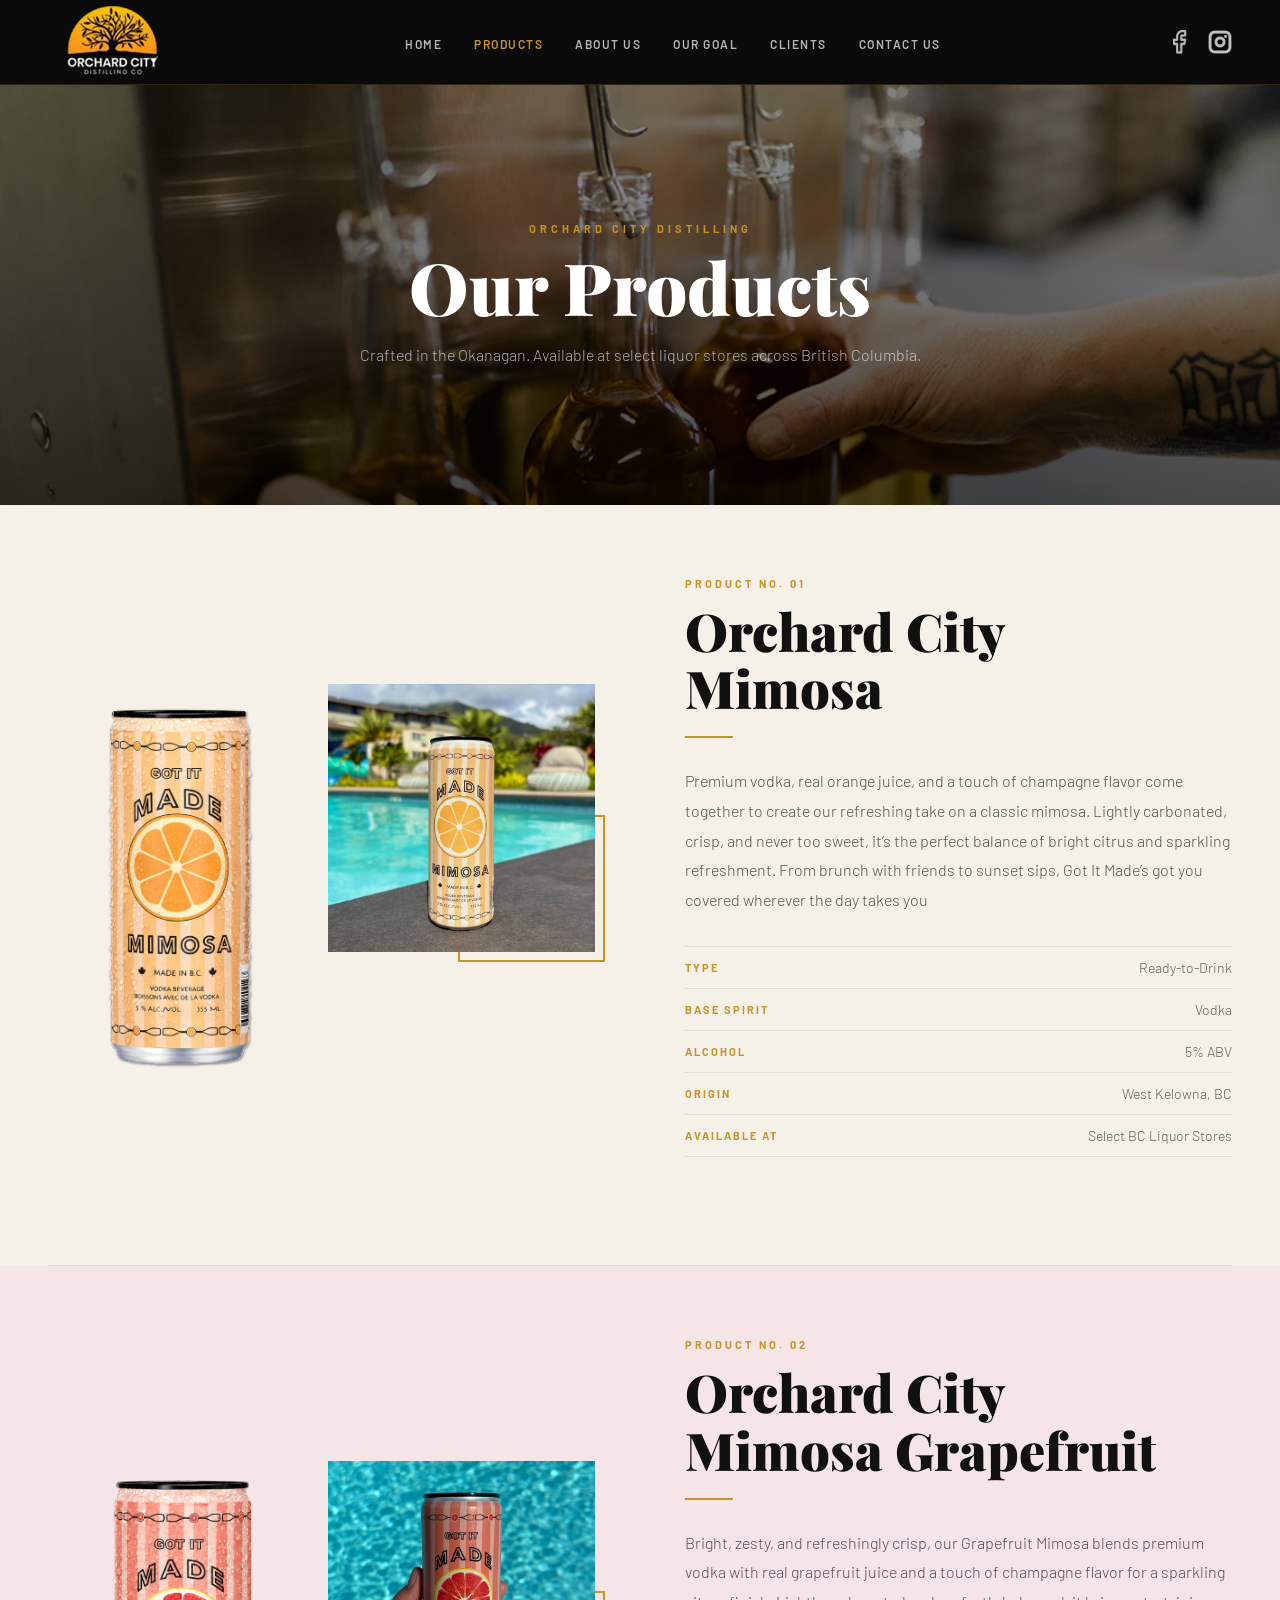
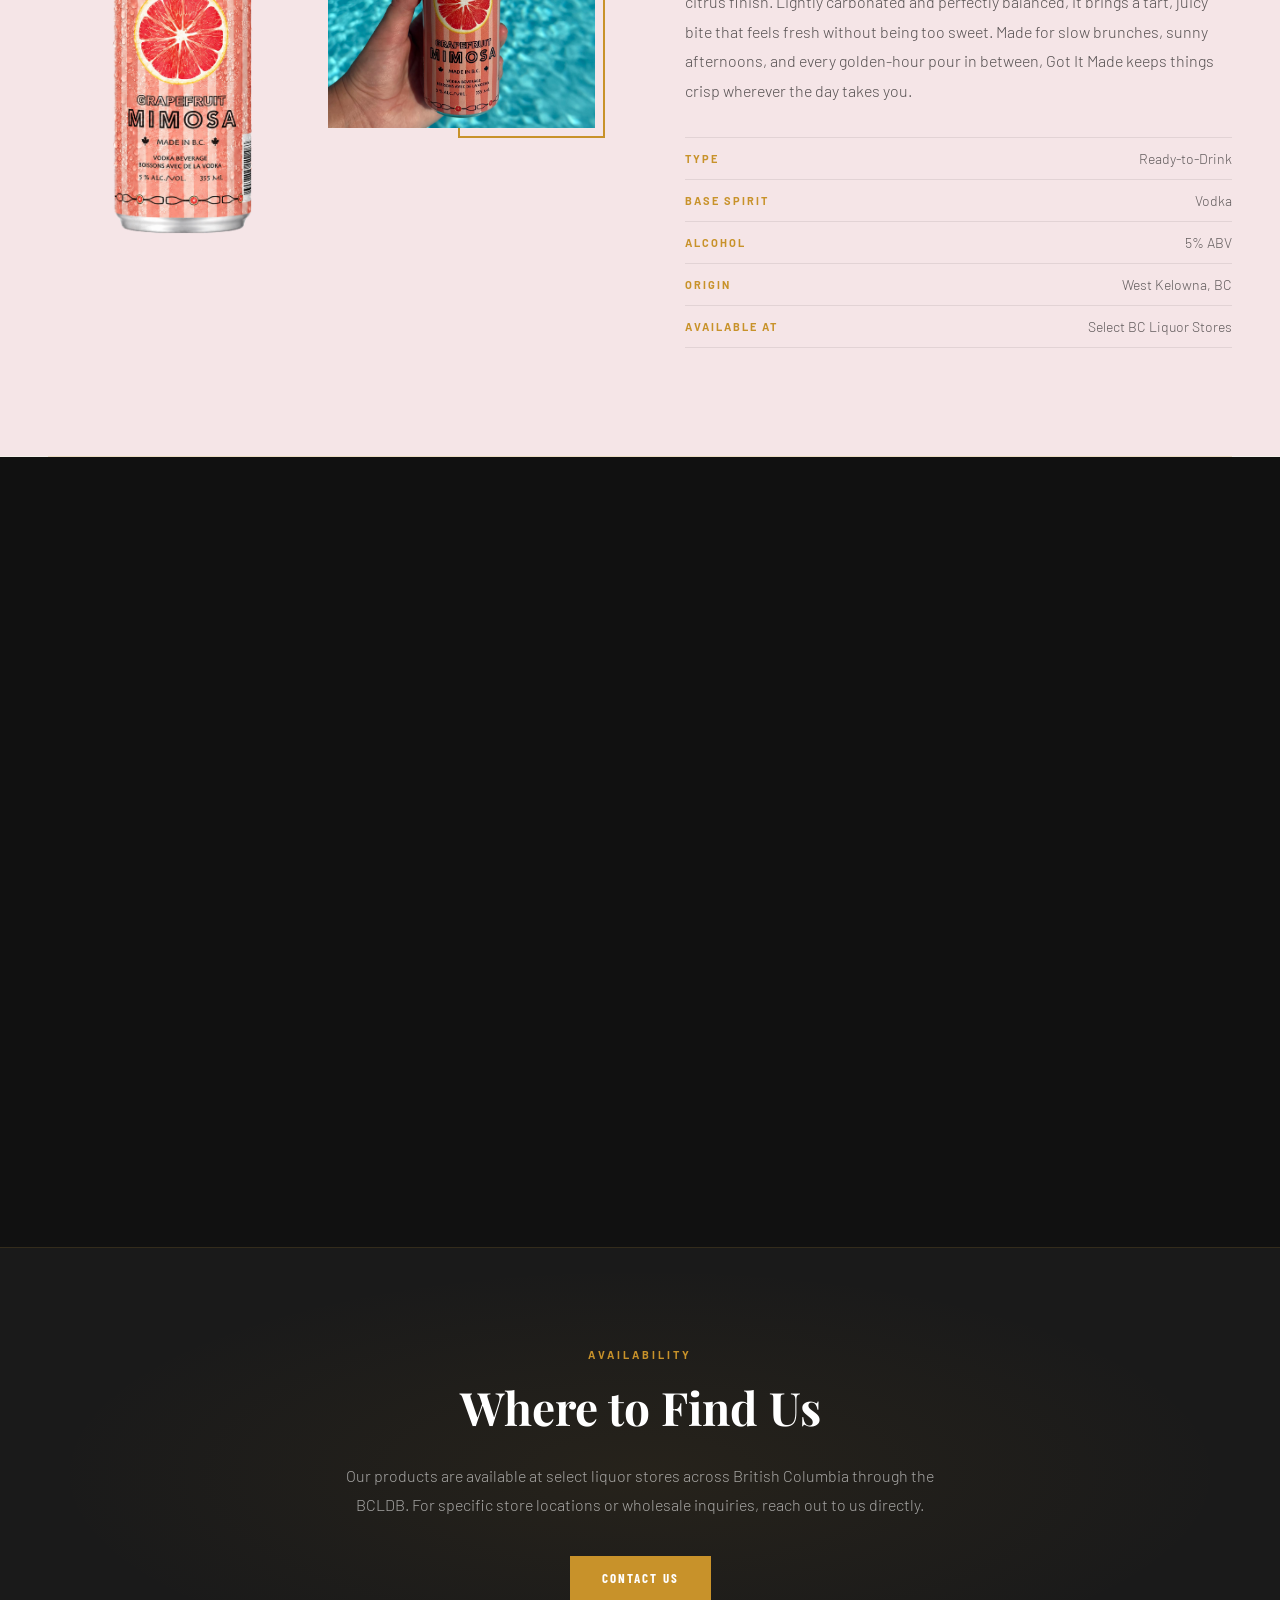
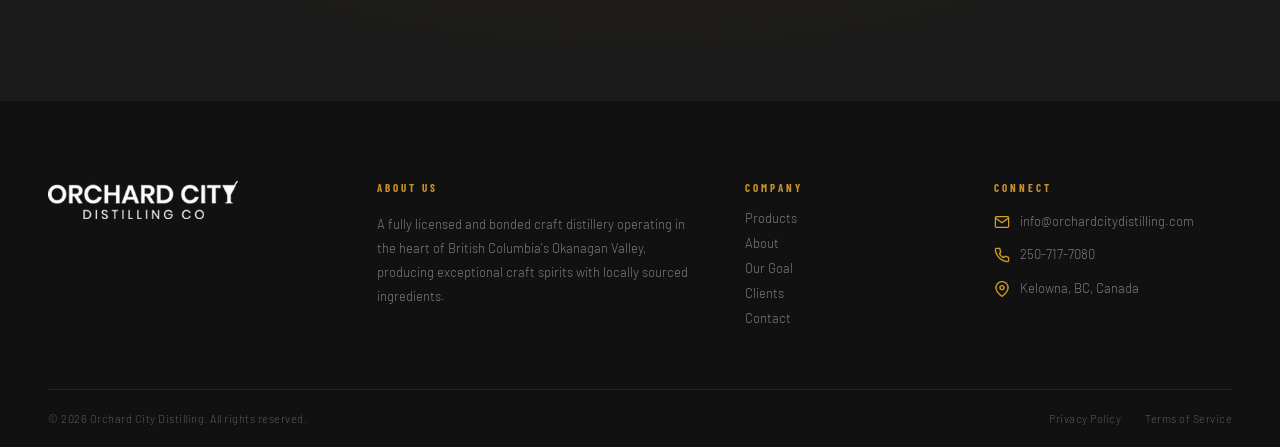
<file: products.html>
<!DOCTYPE html>
<html lang="en">
<head>
  <meta charset="UTF-8" />
  <meta name="viewport" content="width=device-width, initial-scale=1.0"/>
  <title>Products - Orchard City Distilling</title>
  <link href="https://fonts.googleapis.com/css2?family=Playfair+Display:wght@700;900&family=Barlow:wght@300;400;500;600&family=Barlow+Condensed:wght@600;700&display=swap" rel="stylesheet"/>
  <link rel="stylesheet" href="assets/css/general.css" />
  <link rel="stylesheet" href="assets/css/products.css" />
  <link rel="icon" type="image/png" href="assets/images/logo.png">
</head>
<body>

<!-- NAV -->
<nav id="mainNav">
  <a href="index.html" class="nav-logo">
    <img src="assets/images/logo.png" alt="Orchard City Distilling" class="nav-logo-icon"/>
  </a>
  <ul class="nav-links">
    <li><a href="index.html">Home</a></li>
    <li><a class="current" href="products.html">Products</a></li>
    <li><a href="aboutus.html">About Us</a></li>
    <li><a href="ourgoal.html">Our Goal</a></li>
    <li><a href="clients.html">Clients</a></li>
    <li><a href="contact.html">Contact Us</a></li>
  </ul>
  <div class="nav-icons">
    <a href="https://www.facebook.com/orchard.city.distilling11/" class="nav-social">
      <img src="assets/images/facebook.png" alt="Facebook"/>
    </a>
    <a href="https://www.instagram.com/orchardcity.distilling/" class="nav-social">
      <img src="assets/images/instagram.png" alt="Instagram"/>
    </a>
    <button class="hamburger" id="hamburger" aria-label="Menu">
      <span></span><span></span><span></span>
    </button>
  </div>
</nav>

<div class="mobile-menu" id="mobileMenu">
  <a href="index.html">Home</a>
  <a class="current" href="products.html">Products</a>
  <a href="aboutus.html">About Us</a>
  <a href="ourgoal.html">Our Goal</a>
  <a href="clients.html">Clients</a>
  <a href="contact.html">Contact Us</a>
</div>

<!-- PAGE HERO -->
<section class="page-hero">
  <div class="page-hero-bg">
    <!-- Replace src with a lifestyle/product background image -->
    <img src="assets/images/bottles.png" alt="Orchard City Distilling Products"/>
  </div>
  <div class="page-hero-content">
    <span class="page-hero-tag">Orchard City Distilling</span>
    <h1 class="page-hero-title">Our Products</h1>
    <p class="page-hero-sub">Crafted in the Okanagan. Available at select liquor stores across British Columbia.</p>
  </div>
</section>

<!-- PRODUCT 1: MIMOSA -->
<section class="product-section product-section--light" id="mimosa">
  <div class="product-inner">

    <!-- Images -->
    <div class="product-images reveal">
      <div class="product-img-main">
        <!-- Replace src with main mimosa product image -->
        <img src="assets/images/mimosa.png" alt="Orchard City Mimosa"/>
      </div>
      <div class="product-img-secondary">
        <!-- Replace src with a secondary lifestyle/pour shot -->
        <img src="assets/images/mimosawater.PNG" alt="Orchard City Mimosa lifestyle"/>
        <div class="product-img-accent"></div>
      </div>
    </div>

    <!-- Content -->
    <div class="product-content reveal reveal-delay-1">
      <span class="section-tag">Product No. 01</span>
      <h2 class="product-title">Orchard City<br/>Mimosa</h2>
      <div class="gold-rule"></div>
      <p class="product-desc">Premium vodka, real orange juice, and a touch of champagne flavor come together to create our refreshing take on a classic mimosa. Lightly carbonated, crisp, and never too sweet, it’s the perfect balance of bright citrus and sparkling refreshment. From brunch with friends to sunset sips, Got It Made’s got you covered wherever the day takes you</p>

      <div class="product-details">
        <div class="product-detail-item">
          <span class="detail-label">Type</span>
          <span class="detail-value">Ready-to-Drink</span>
        </div>
        <div class="product-detail-item">
          <span class="detail-label">Base Spirit</span>
          <span class="detail-value">Vodka</span>
        </div>
        <div class="product-detail-item">
          <span class="detail-label">Alcohol</span>
          <span class="detail-value">5% ABV</span>
        </div>
        <div class="product-detail-item">
          <span class="detail-label">Origin</span>
          <span class="detail-value">West Kelowna, BC</span>
        </div>
        <div class="product-detail-item">
          <span class="detail-label">Available At</span>
          <span class="detail-value">Select BC Liquor Stores</span>
        </div>
      </div>
    </div>

  </div>
</section>

<!-- DIVIDER -->
<div class="product-divider">
  <div class="product-divider-line"></div>
</div>

<!-- PRODUCT 2: MIMOSA GF -->
<section class="product-section product-section--pink" id="mimosa">
  <div class="product-inner">

    <!-- Images -->
    <div class="product-images reveal">
      <div class="product-img-main">
        <!-- Replace src with main mimosa product image -->
        <img src="assets/images/mimosagf.png" alt="Orchard City Mimosa"/>
      </div>
      <div class="product-img-secondary">
        <!-- Replace src with a secondary lifestyle/pour shot -->
        <img src="assets/images/grapefruitmimosa.jpeg" alt="Orchard City Mimosa lifestyle"/>
        <div class="product-img-accent"></div>
      </div>
    </div>

    <!-- Content -->
    <div class="product-content reveal reveal-delay-1">
      <span class="section-tag">Product No. 02</span>
      <h2 class="product-title">Orchard City<br/>Mimosa Grapefruit</h2>
      <div class="gold-rule"></div>
      <p class="product-desc">Bright, zesty, and refreshingly crisp, our Grapefruit Mimosa blends premium vodka with real grapefruit juice and a touch of champagne flavor for a sparkling citrus finish. Lightly carbonated and perfectly balanced, it brings a tart, juicy bite that feels fresh without being too sweet.
        Made for slow brunches, sunny afternoons, and every golden-hour pour in between, Got It Made keeps things crisp wherever the day takes you.</p>

      <div class="product-details">
        <div class="product-detail-item">
          <span class="detail-label">Type</span>
          <span class="detail-value">Ready-to-Drink</span>
        </div>
        <div class="product-detail-item">
          <span class="detail-label">Base Spirit</span>
          <span class="detail-value">Vodka</span>
        </div>
        <div class="product-detail-item">
          <span class="detail-label">Alcohol</span>
          <span class="detail-value">5% ABV</span>
        </div>
        <div class="product-detail-item">
          <span class="detail-label">Origin</span>
          <span class="detail-value">West Kelowna, BC</span>
        </div>
        <div class="product-detail-item">
          <span class="detail-label">Available At</span>
          <span class="detail-value">Select BC Liquor Stores</span>
        </div>
      </div>
    </div>

  </div>
</section>

<!-- DIVIDER -->
<div class="product-divider">
  <div class="product-divider-line"></div>
</div>

<!-- PRODUCT 3: TEA -->
<section class="product-section product-section--dark" id="tea">
  <div class="product-inner product-inner--reversed">

    <!-- Content -->
    <div class="product-content reveal">
      <span class="section-tag">Product No. 03</span>
      <h2 class="product-title light">Orchard City<br/>Trestle Tea</h2>
      <div class="gold-rule"></div>
      <p class="product-desc light">Crafted with real organic green and black tea, then blended with real raspberry and peach purée, Trestle Tea delivers a refreshingly smooth and authentic tea experience. Lightly sweetened with organic cane sugar, it strikes the perfect balance of fruit, tea, and refreshment. <br><br><b style="font-weight: 700;">Warning:</b> Exceptionally refreshing and dangerously crushable.</p>

      <div class="product-details product-details--dark">
        <div class="product-detail-item">
          <span class="detail-label light">Type</span>
          <span class="detail-value light">Ready-to-Drink</span>
        </div>
        <div class="product-detail-item">
          <span class="detail-label light">Base Spirit</span>
          <span class="detail-value light">Vodka</span>
        </div>
        <div class="product-detail-item">
          <span class="detail-label light">Alcohol</span>
          <span class="detail-value light">5% ABV</span>
        </div>
        <div class="product-detail-item">
          <span class="detail-label light">Origin</span>
          <span class="detail-value light">West Kelowna, BC</span>
        </div>
        <div class="product-detail-item">
          <span class="detail-label light">Available At</span>
          <span class="detail-value light">Select BC Liquor Stores</span>
        </div>
      </div>
    </div>

    <!-- Images -->
    <div class="product-images reveal reveal-delay-1">
      <div class="product-img-main">
        <!-- Replace src with main tea product image -->
        <img src="assets/images/trestletea.png" alt="Orchard City Spiked Tea"/>
      </div>
      <div class="product-img-secondary">
        <!-- Replace src with a secondary lifestyle/pour shot -->
        <img src="assets/images/trestleteahand.png" alt="Orchard City Spiked Tea lifestyle"/>
        <div class="product-img-accent product-img-accent--light"></div>
      </div>
    </div>

  </div>
</section>

<!-- WHERE TO FIND -->
<section class="find-section">
  <div class="find-inner reveal">
    <span class="section-tag" style="text-align:center;display:block;">Availability</span>
    <h2 class="section-title light" style="text-align:center;">Where to Find Us</h2>
    <p class="find-body">Our products are available at select liquor stores across British Columbia through the BCLDB. For specific store locations or wholesale inquiries, reach out to us directly.</p>
    <a href="contact.html" class="btn btn-gold">Contact Us</a>
  </div>
</section>

<!-- FOOTER -->
<footer>
  <div class="footer-inner">

    <div class="footer-top">

      <!-- Logo -->
      <div class="footer-brand">
        <img src="assets/images/footerlogo.png" alt="Orchard City Distilling" class="footer-logo"/>
      </div>

      <!-- About Us -->
      <div class="footer-col">
        <h4>About Us</h4>
        <p>A fully licensed and bonded craft distillery operating in the heart of British Columbia's Okanagan Valley, producing exceptional craft spirits with locally sourced ingredients.</p>
      </div>

      <!-- Company -->
      <div class="footer-col">
        <h4>Company</h4>
        <a href="index.html">Products</a>
        <a href="aboutus.html">About</a>
        <a href="ourgoal.html">Our Goal</a>
        <a href="clients.html">Clients</a>
        <a href="contact.html">Contact</a>
      </div>

      <!-- Connect -->
      <div class="footer-col">
        <h4>Connect</h4>
        <div class="footer-contact-item">
          <!-- Replace src with your email icon -->
          <img src="assets/images/mail.png" alt="Email" class="footer-contact-icon"/>
          <a href="mailto:info@orchardcitydistilling.com">info@orchardcitydistilling.com</a>
        </div>
        <div class="footer-contact-item">
          <!-- Replace src with your phone icon -->
          <img src="assets/images/phone.png" alt="Phone" class="footer-contact-icon"/>
          <a href="tel:2507177080">250-717-7080</a>
        </div>
        <div class="footer-contact-item">
          <!-- Replace src with your location icon -->
          <img src="assets/images/location.png" alt="Location" class="footer-contact-icon"/>
          <span>Kelowna, BC, Canada</span>
        </div>
      </div>

    </div>

    <div class="footer-bottom">
      <p>&copy; 2026 Orchard City Distilling. All rights reserved.</p>
      <div class="footer-bottom-links">
        <a href="policies/privacy-policy.html">Privacy Policy</a>
        <a href="policies/terms-of-service.html">Terms of Service</a>
      </div>
    </div>

  </div>
</footer>

<script src="assets/js/general.js"></script>
</body>
</html>
</file>
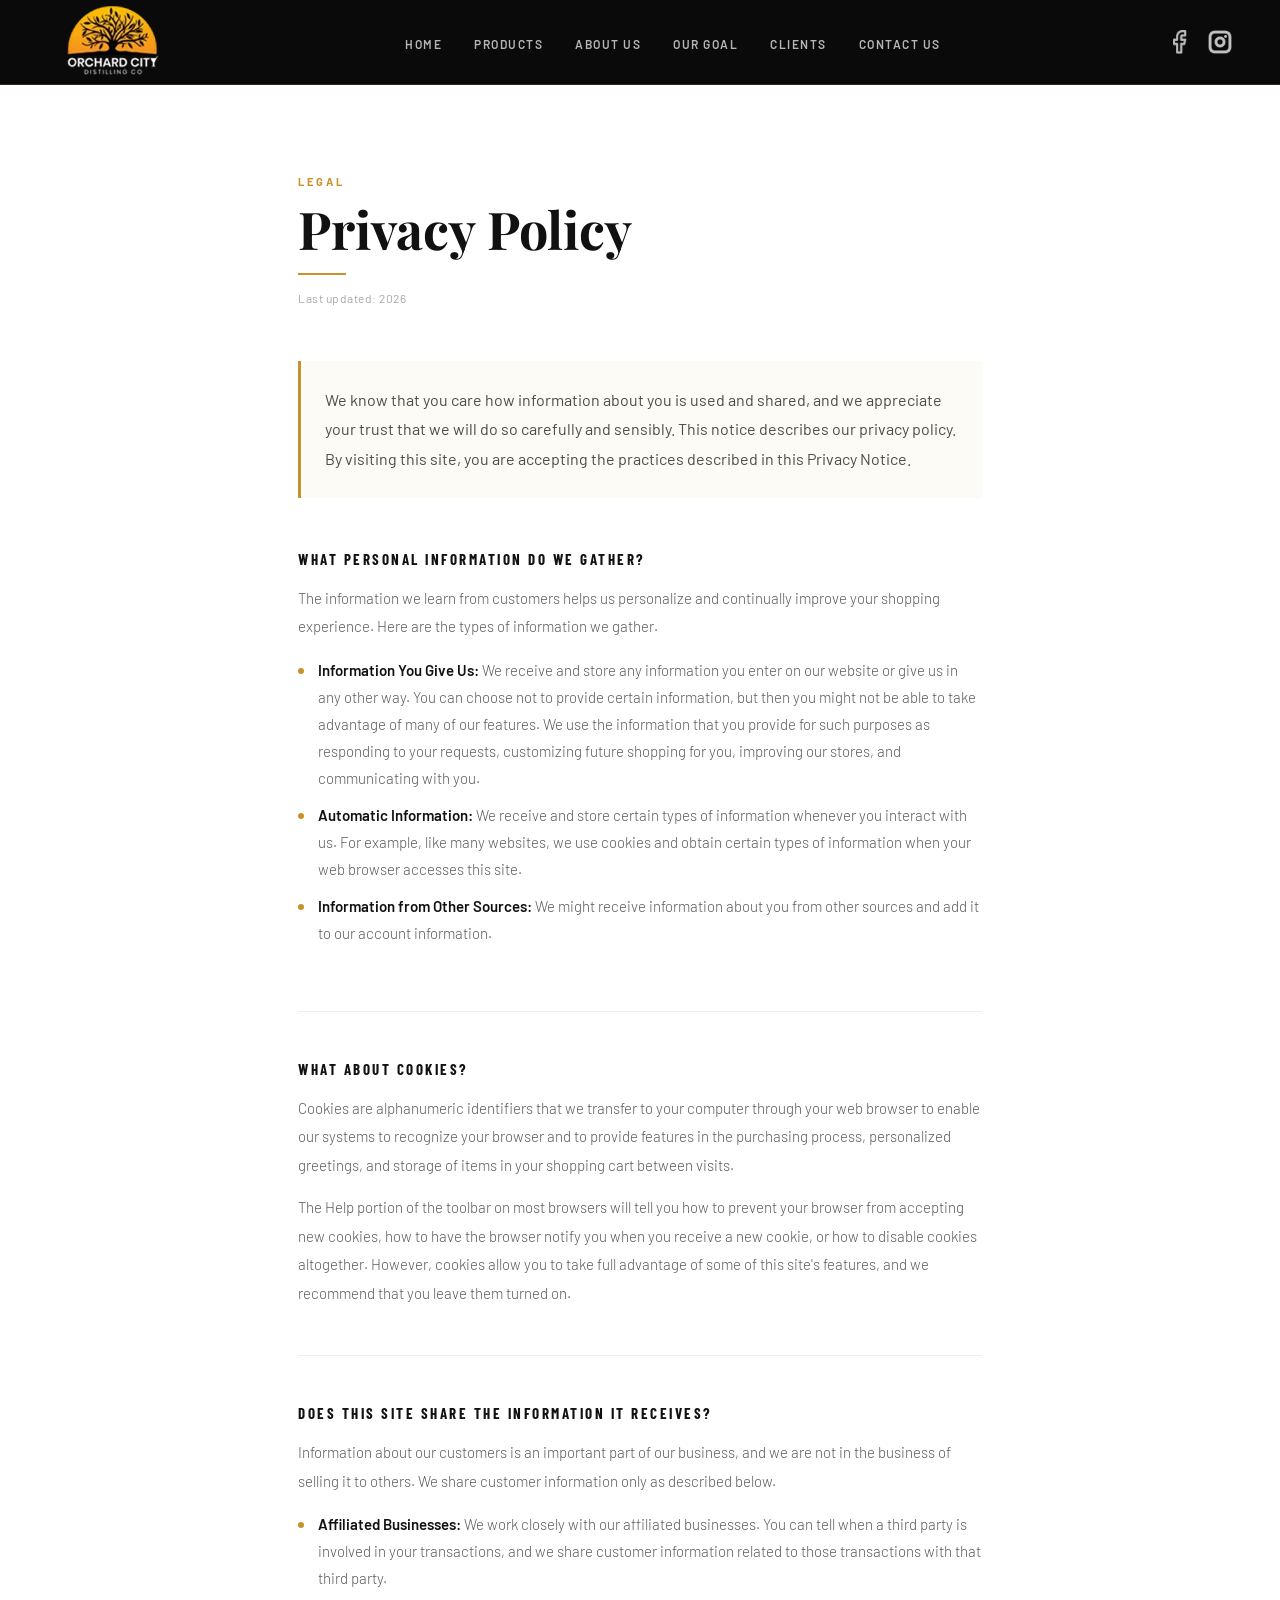
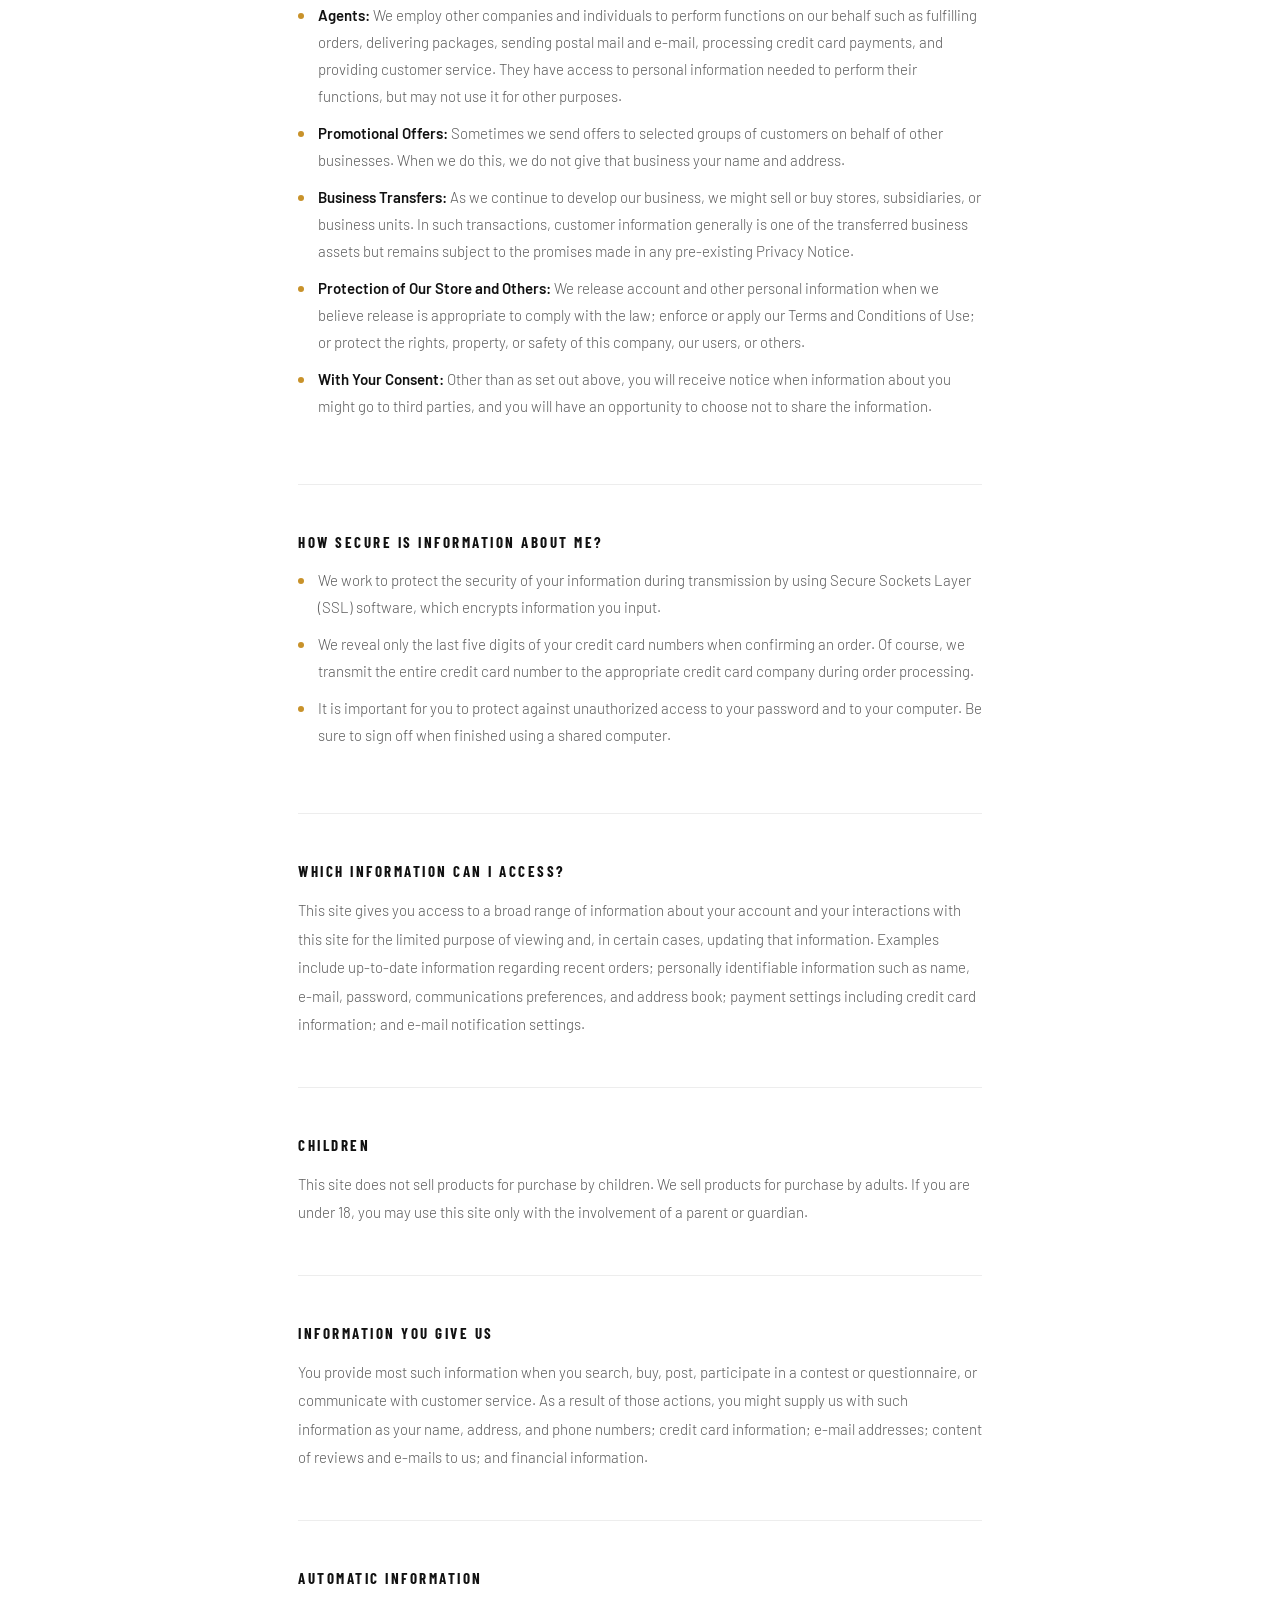
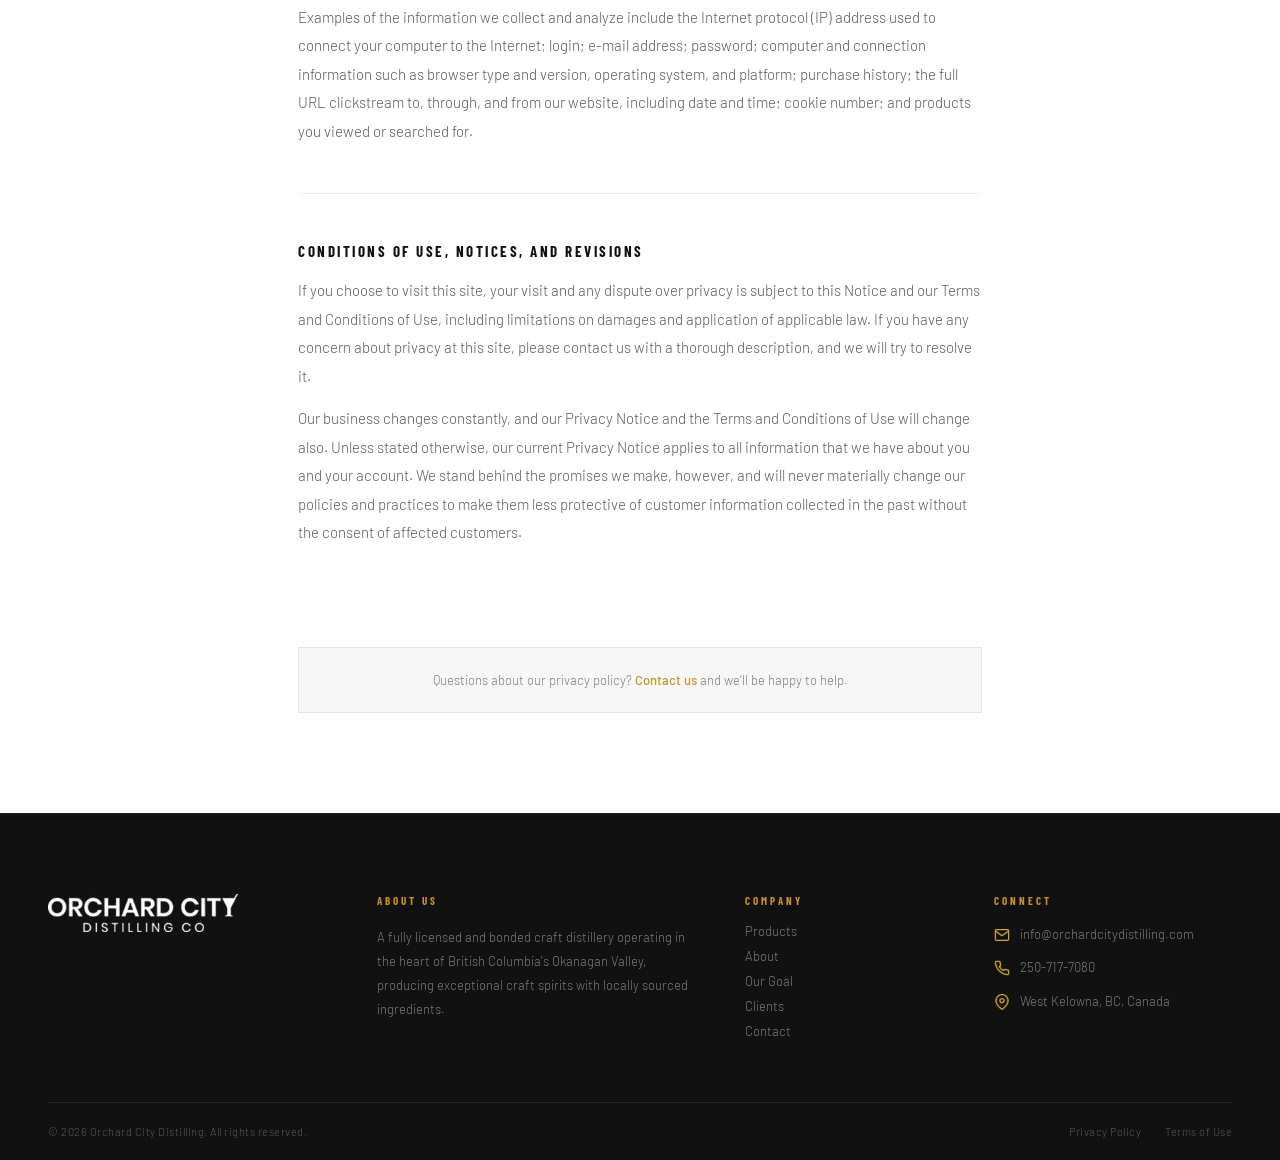
<file: policies/privacy-policy.html>
<!DOCTYPE html>
<html lang="en">
<head>
  <meta charset="UTF-8" />
  <meta name="viewport" content="width=device-width, initial-scale=1.0"/>
  <title>Privacy Policy - Orchard City Distilling</title>
  <link href="https://fonts.googleapis.com/css2?family=Playfair+Display:wght@700;900&family=Barlow:wght@300;400;500;600&family=Barlow+Condensed:wght@600;700&display=swap" rel="stylesheet"/>
  <link rel="stylesheet" href="../assets/css/general.css" />
  <link rel="stylesheet" href="../assets/css/tos.css" />
  <link rel="icon" type="image/png" href="../assets/images/logo.png">
</head>
<body>

<nav id="mainNav">
  <a href="../index.html" class="nav-logo">
    <img src="../assets/images/logo.png" alt="Orchard City Distilling" class="nav-logo-icon"/>
  </a>
  <ul class="nav-links">
    <li><a href="../index.html">Home</a></li>
    <li><a href="../products.html">Products</a></li>
    <li><a href="../aboutus.html">About Us</a></li>
    <li><a href="../ourgoal.html">Our Goal</a></li>
    <li><a href="../clients.html">Clients</a></li>
    <li><a href="../contact.html">Contact Us</a></li>
  </ul>
  <div class="nav-icons">
    <a href="https://www.facebook.com/orchard.city.distilling11/" class="nav-social">
      <img src="../assets/images/facebook.png" alt="Facebook"/>
    </a>
    <a href="https://www.instagram.com/orchardcity.distilling/" class="nav-social">
      <img src="../assets/images/instagram.png" alt="Instagram"/>
    </a>
    <button class="hamburger" id="hamburger" aria-label="Menu">
      <span></span><span></span><span></span>
    </button>
  </div>
</nav>

<div class="mobile-menu" id="mobileMenu">
  <a href="../index.html">Home</a>
  <a href="../products.html">Products</a>
  <a href="../aboutus.html">About Us</a>
  <a href="../ourgoal.html">Our Goal</a>
  <a href="../clients.html">Clients</a>
  <a href="../contact.html">Contact Us</a>
</div>

<main class="terms-main">
  <div class="terms-inner">

    <div class="terms-header">
      <span class="terms-eyebrow">Legal</span>
      <h1 class="terms-title">Privacy Policy</h1>
      <div class="terms-rule"></div>
      <p class="terms-updated">Last updated: 2026</p>
    </div>

    <p class="terms-intro">We know that you care how information about you is used and shared, and we appreciate your trust that we will do so carefully and sensibly. This notice describes our privacy policy. By visiting this site, you are accepting the practices described in this Privacy Notice.</p>

    <section class="terms-section">
      <h2 class="terms-section-title">What Personal Information Do We Gather?</h2>
      <p>The information we learn from customers helps us personalize and continually improve your shopping experience. Here are the types of information we gather.</p>
      <ul class="terms-list">
        <li><strong>Information You Give Us:</strong> We receive and store any information you enter on our website or give us in any other way. You can choose not to provide certain information, but then you might not be able to take advantage of many of our features. We use the information that you provide for such purposes as responding to your requests, customizing future shopping for you, improving our stores, and communicating with you.</li>
        <li><strong>Automatic Information:</strong> We receive and store certain types of information whenever you interact with us. For example, like many websites, we use cookies and obtain certain types of information when your web browser accesses this site.</li>
        <li><strong>Information from Other Sources:</strong> We might receive information about you from other sources and add it to our account information.</li>
      </ul>
    </section>

    <section class="terms-section">
      <h2 class="terms-section-title">What About Cookies?</h2>
      <p>Cookies are alphanumeric identifiers that we transfer to your computer through your web browser to enable our systems to recognize your browser and to provide features in the purchasing process, personalized greetings, and storage of items in your shopping cart between visits.</p>
      <p>The Help portion of the toolbar on most browsers will tell you how to prevent your browser from accepting new cookies, how to have the browser notify you when you receive a new cookie, or how to disable cookies altogether. However, cookies allow you to take full advantage of some of this site's features, and we recommend that you leave them turned on.</p>
    </section>

    <section class="terms-section">
      <h2 class="terms-section-title">Does This Site Share the Information It Receives?</h2>
      <p>Information about our customers is an important part of our business, and we are not in the business of selling it to others. We share customer information only as described below.</p>
      <ul class="terms-list">
        <li><strong>Affiliated Businesses:</strong> We work closely with our affiliated businesses. You can tell when a third party is involved in your transactions, and we share customer information related to those transactions with that third party.</li>
        <li><strong>Agents:</strong> We employ other companies and individuals to perform functions on our behalf such as fulfilling orders, delivering packages, sending postal mail and e-mail, processing credit card payments, and providing customer service. They have access to personal information needed to perform their functions, but may not use it for other purposes.</li>
        <li><strong>Promotional Offers:</strong> Sometimes we send offers to selected groups of customers on behalf of other businesses. When we do this, we do not give that business your name and address.</li>
        <li><strong>Business Transfers:</strong> As we continue to develop our business, we might sell or buy stores, subsidiaries, or business units. In such transactions, customer information generally is one of the transferred business assets but remains subject to the promises made in any pre-existing Privacy Notice.</li>
        <li><strong>Protection of Our Store and Others:</strong> We release account and other personal information when we believe release is appropriate to comply with the law; enforce or apply our Terms and Conditions of Use; or protect the rights, property, or safety of this company, our users, or others.</li>
        <li><strong>With Your Consent:</strong> Other than as set out above, you will receive notice when information about you might go to third parties, and you will have an opportunity to choose not to share the information.</li>
      </ul>
    </section>

    <section class="terms-section">
      <h2 class="terms-section-title">How Secure Is Information About Me?</h2>
      <ul class="terms-list">
        <li>We work to protect the security of your information during transmission by using Secure Sockets Layer (SSL) software, which encrypts information you input.</li>
        <li>We reveal only the last five digits of your credit card numbers when confirming an order. Of course, we transmit the entire credit card number to the appropriate credit card company during order processing.</li>
        <li>It is important for you to protect against unauthorized access to your password and to your computer. Be sure to sign off when finished using a shared computer.</li>
      </ul>
    </section>

    <section class="terms-section">
      <h2 class="terms-section-title">Which Information Can I Access?</h2>
      <p>This site gives you access to a broad range of information about your account and your interactions with this site for the limited purpose of viewing and, in certain cases, updating that information. Examples include up-to-date information regarding recent orders; personally identifiable information such as name, e-mail, password, communications preferences, and address book; payment settings including credit card information; and e-mail notification settings.</p>
    </section>

    <section class="terms-section">
      <h2 class="terms-section-title">Children</h2>
      <p>This site does not sell products for purchase by children. We sell products for purchase by adults. If you are under 18, you may use this site only with the involvement of a parent or guardian.</p>
    </section>

    <section class="terms-section">
      <h2 class="terms-section-title">Information You Give Us</h2>
      <p>You provide most such information when you search, buy, post, participate in a contest or questionnaire, or communicate with customer service. As a result of those actions, you might supply us with such information as your name, address, and phone numbers; credit card information; e-mail addresses; content of reviews and e-mails to us; and financial information.</p>
    </section>

    <section class="terms-section">
      <h2 class="terms-section-title">Automatic Information</h2>
      <p>Examples of the information we collect and analyze include the Internet protocol (IP) address used to connect your computer to the Internet; login; e-mail address; password; computer and connection information such as browser type and version, operating system, and platform; purchase history; the full URL clickstream to, through, and from our website, including date and time; cookie number; and products you viewed or searched for.</p>
    </section>

    <section class="terms-section">
      <h2 class="terms-section-title">Conditions of Use, Notices, and Revisions</h2>
      <p>If you choose to visit this site, your visit and any dispute over privacy is subject to this Notice and our Terms and Conditions of Use, including limitations on damages and application of applicable law. If you have any concern about privacy at this site, please contact us with a thorough description, and we will try to resolve it.</p>
      <p>Our business changes constantly, and our Privacy Notice and the Terms and Conditions of Use will change also. Unless stated otherwise, our current Privacy Notice applies to all information that we have about you and your account. We stand behind the promises we make, however, and will never materially change our policies and practices to make them less protective of customer information collected in the past without the consent of affected customers.</p>
    </section>

    <div class="terms-footnote">
      <p>Questions about our privacy policy? <a href="../contact.html">Contact us</a> and we'll be happy to help.</p>
    </div>

  </div>
</main>

<!-- FOOTER -->
<footer>
  <div class="footer-inner">
    <div class="footer-top">
      <div class="footer-brand">
        <img src="../assets/images/footerlogo.png" alt="Orchard City Distilling" class="footer-logo"/>
      </div>
      <div class="footer-col">
        <h4>About Us</h4>
        <p>A fully licensed and bonded craft distillery operating in the heart of British Columbia's Okanagan Valley, producing exceptional craft spirits with locally sourced ingredients.</p>
      </div>
      <div class="footer-col">
        <h4>Company</h4>
        <a href="../index.html">Products</a>
        <a href="../aboutus.html">About</a>
        <a href="../ourgoal.html">Our Goal</a>
        <a href="../clients.html">Clients</a>
        <a href="../contact.html">Contact</a>
      </div>
      <div class="footer-col">
        <h4>Connect</h4>
        <div class="footer-contact-item">
          <img src="../assets/images/mail.png" alt="Email" class="footer-contact-icon"/>
          <a href="mailto:info@orchardcitydistilling.com">info@orchardcitydistilling.com</a>
        </div>
        <div class="footer-contact-item">
          <img src="../assets/images/phone.png" alt="Phone" class="footer-contact-icon"/>
          <a href="tel:2507177080">250-717-7080</a>
        </div>
        <div class="footer-contact-item">
          <img src="../assets/images/location.png" alt="Location" class="footer-contact-icon"/>
          <span>West Kelowna, BC, Canada</span>
        </div>
      </div>
    </div>
    <div class="footer-bottom">
      <p>&copy; 2026 Orchard City Distilling. All rights reserved.</p>
      <div class="footer-bottom-links">
        <a href="../policies/privacy-policy.html">Privacy Policy</a>
        <a href="../policies/terms-of-service.html">Terms of Use</a>
      </div>
    </div>
  </div>
</footer>

<script src="../assets/js/general.js"></script>
</body>
</html>
</file>
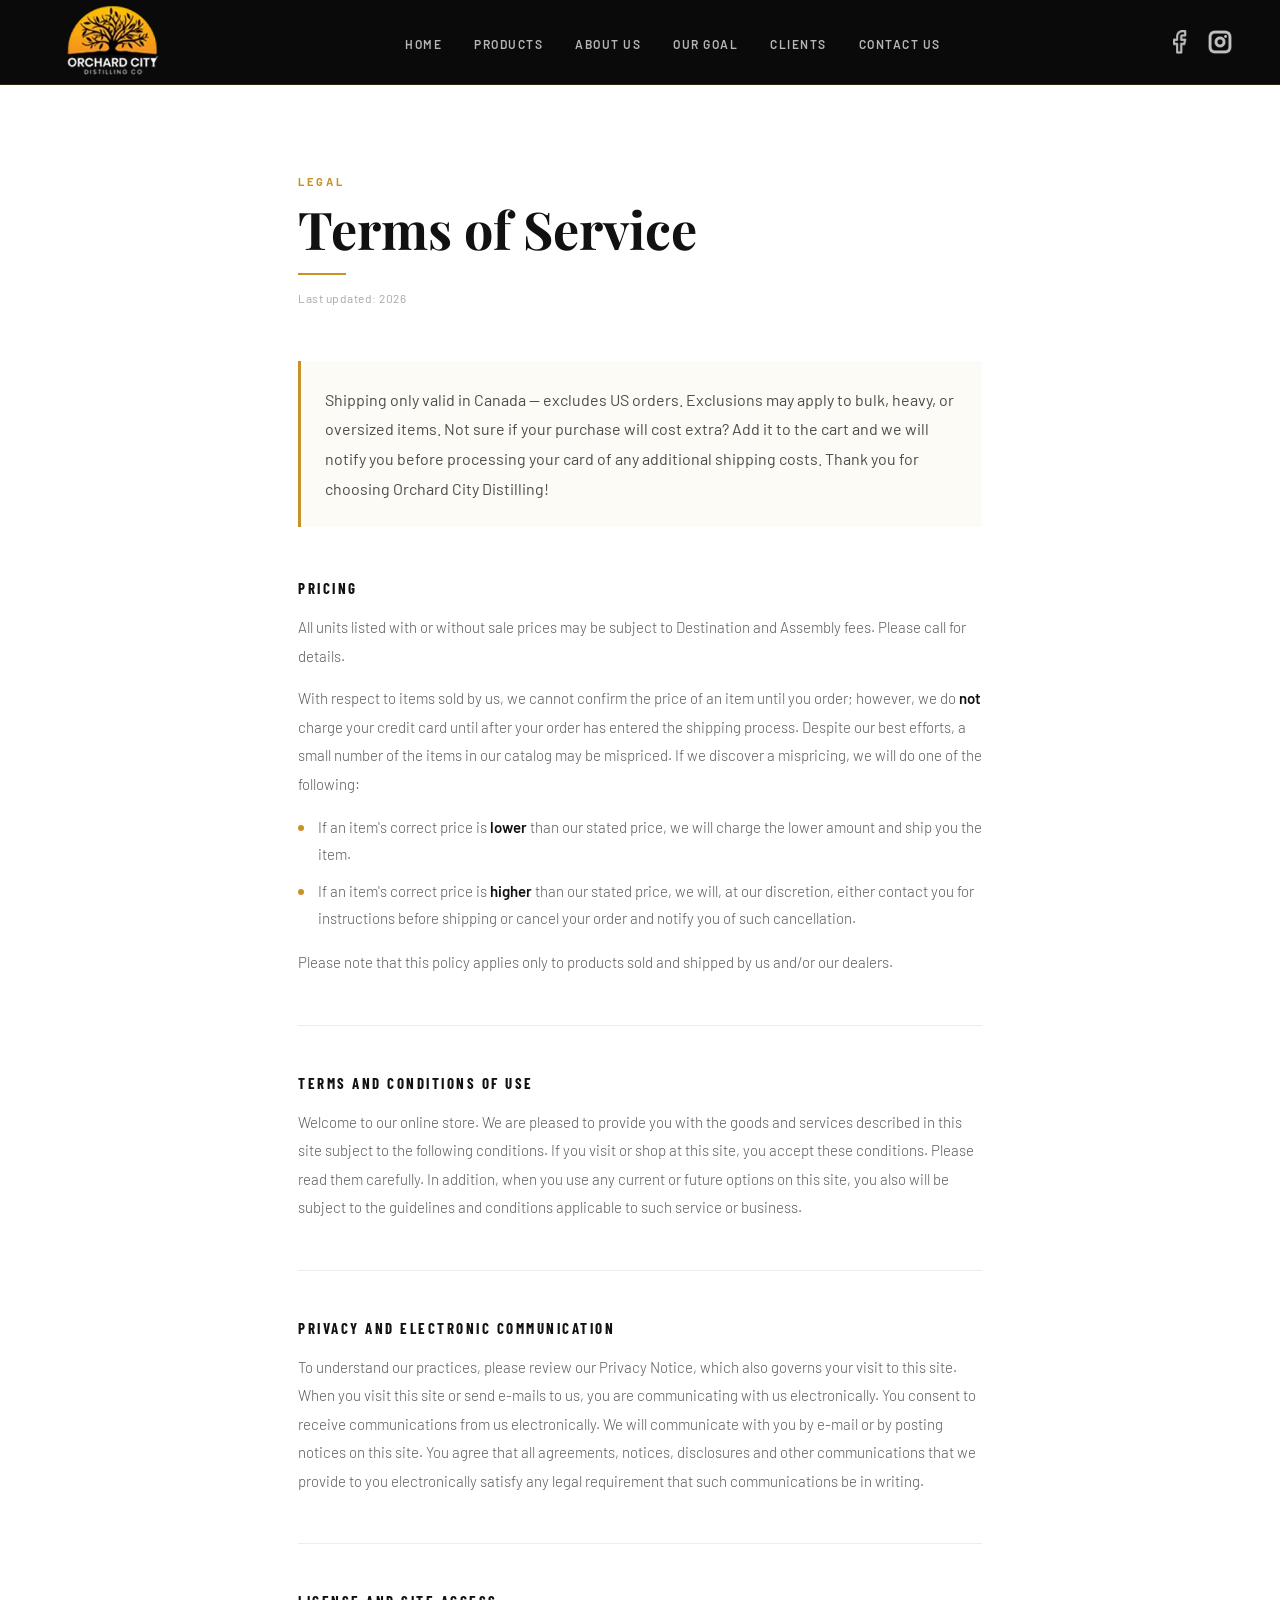
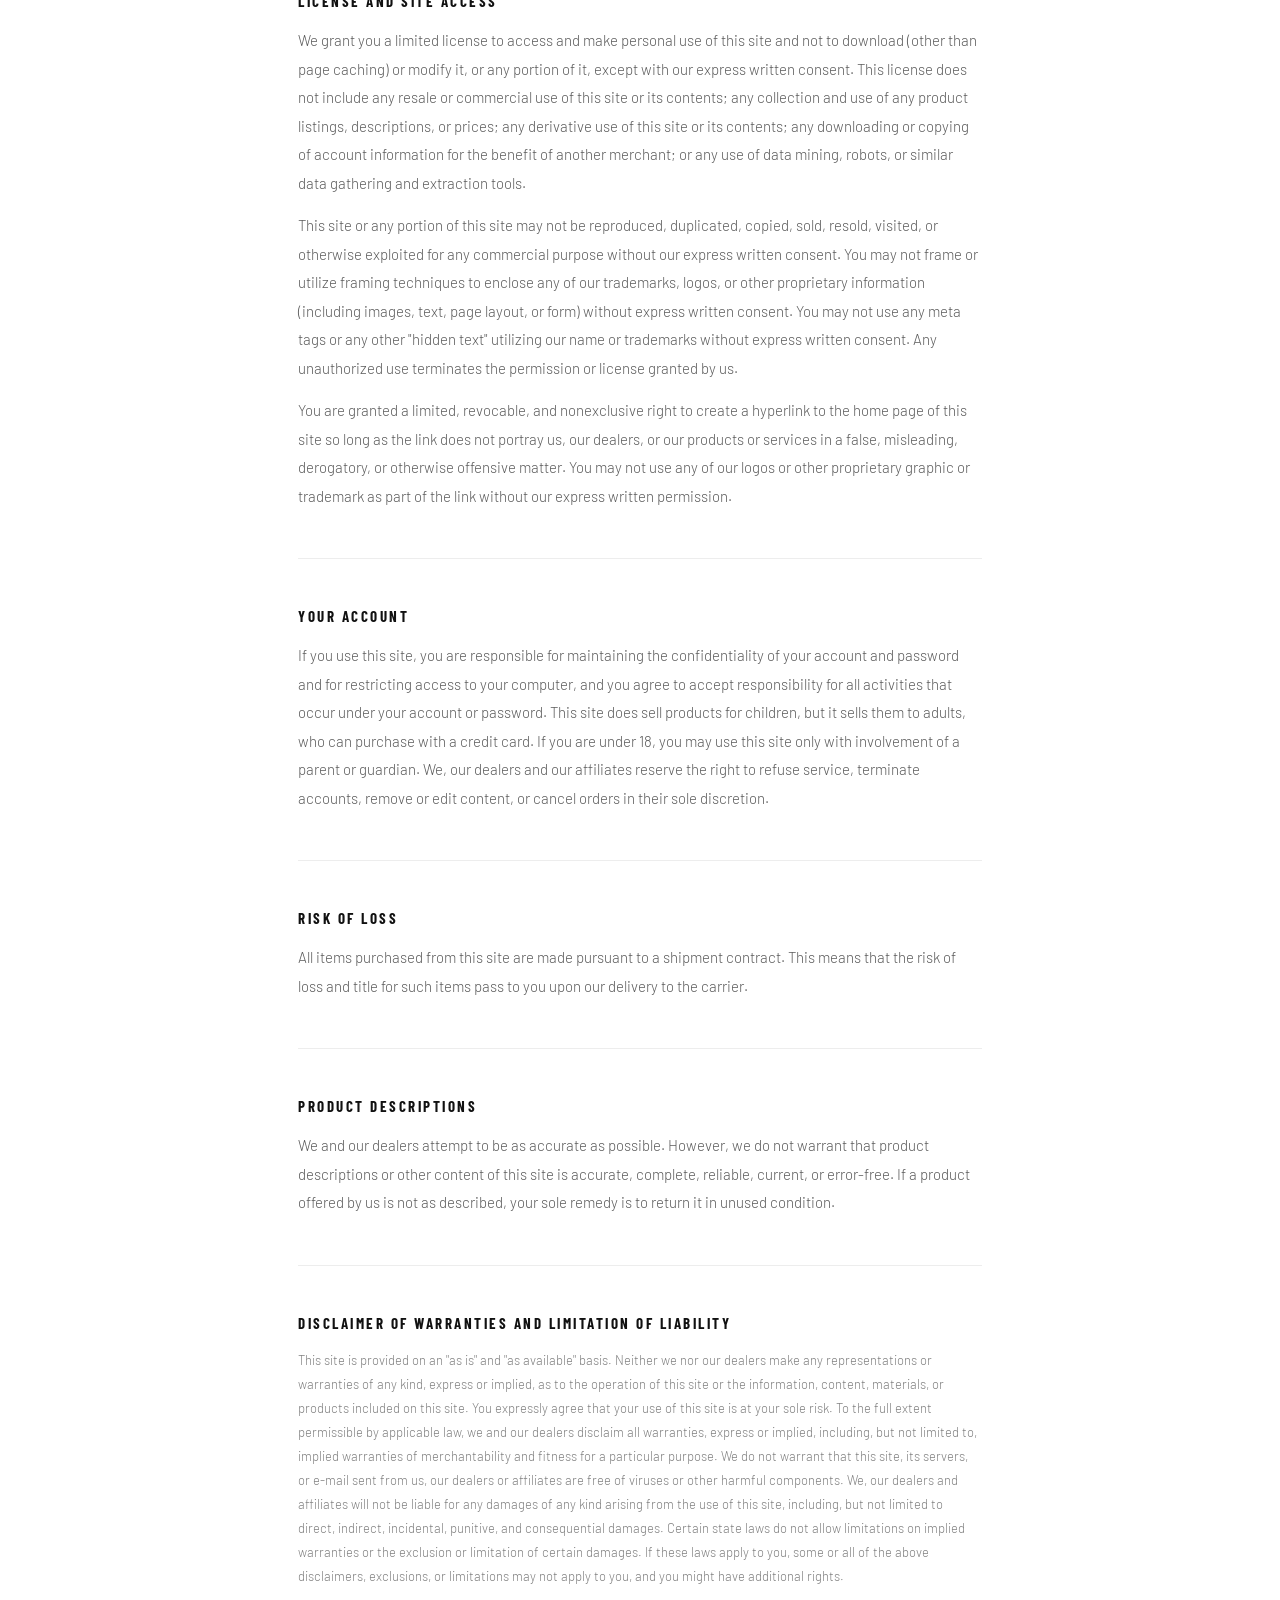
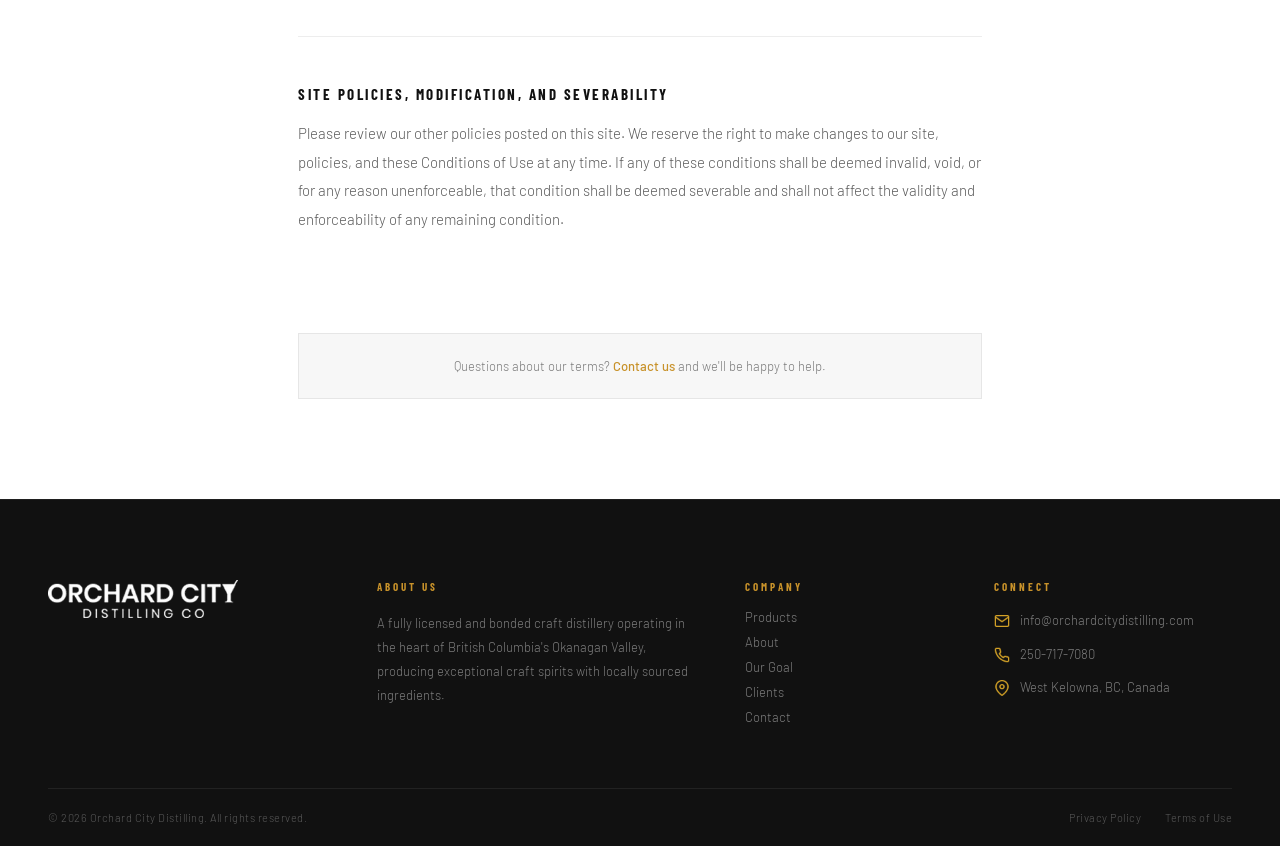
<file: policies/terms-of-service.html>
<!DOCTYPE html>
<html lang="en">
<head>
  <meta charset="UTF-8" />
  <meta name="viewport" content="width=device-width, initial-scale=1.0"/>
  <title>Terms of Service — Orchard City Distilling</title>
  <link href="https://fonts.googleapis.com/css2?family=Playfair+Display:wght@700;900&family=Barlow:wght@300;400;500;600&family=Barlow+Condensed:wght@600;700&display=swap" rel="stylesheet"/>
  <link rel="stylesheet" href="../assets/css/general.css" />
  <link rel="stylesheet" href="../assets/css/tos.css" />
  <link rel="icon" type="image/png" href="../assets/images/logo.png">
</head>
<body>

<!-- NAV -->
<nav id="mainNav">
  <a href="../index.html" class="nav-logo">
    <img src="../assets/images/logo.png" alt="Orchard City Distilling" class="nav-logo-icon"/>
  </a>
  <ul class="nav-links">
    <li><a href="../index.html">Home</a></li>
    <li><a href="../products.html">Products</a></li>
    <li><a href="../aboutus.html">About Us</a></li>
    <li><a href="../ourgoal.html">Our Goal</a></li>
    <li><a href="../clients.html">Clients</a></li>
    <li><a href="../contact.html">Contact Us</a></li>
  </ul>
  <div class="nav-icons">
    <a href="https://www.facebook.com/orchard.city.distilling11/" class="nav-social">
      <img src="../assets/images/facebook.png" alt="Facebook"/>
    </a>
    <a href="https://www.instagram.com/orchardcity.distilling/" class="nav-social">
      <img src="../assets/images/instagram.png" alt="Instagram"/>
    </a>
    <button class="hamburger" id="hamburger" aria-label="Menu">
      <span></span><span></span><span></span>
    </button>
  </div>
</nav>

<div class="mobile-menu" id="mobileMenu">
  <a href="../index.html">Home</a>
  <a href="../products.html">Products</a>
  <a href="../aboutus.html">About Us</a>
  <a href="../ourgoal.html">Our Goal</a>
  <a href="../clients.html">Clients</a>
  <a href="../contact.html">Contact Us</a>
</div>

<!-- ── PAGE CONTENT ── -->
<main class="terms-main">
  <div class="terms-inner">

    <!-- Header -->
    <div class="terms-header">
      <span class="terms-eyebrow">Legal</span>
      <h1 class="terms-title">Terms of Service</h1>
      <div class="terms-rule"></div>
      <p class="terms-updated">Last updated: 2026</p>
    </div>

    <!-- Intro -->
    <p class="terms-intro">Shipping only valid in Canada — excludes US orders. Exclusions may apply to bulk, heavy, or oversized items. Not sure if your purchase will cost extra? Add it to the cart and we will notify you before processing your card of any additional shipping costs. Thank you for choosing Orchard City Distilling!</p>

    <!-- Section: Pricing -->
    <section class="terms-section">
      <h2 class="terms-section-title">Pricing</h2>
      <p>All units listed with or without sale prices may be subject to Destination and Assembly fees. Please call for details.</p>
      <p>With respect to items sold by us, we cannot confirm the price of an item until you order; however, we do <strong>not</strong> charge your credit card until after your order has entered the shipping process. Despite our best efforts, a small number of the items in our catalog may be mispriced. If we discover a mispricing, we will do one of the following:</p>
      <ul class="terms-list">
        <li>If an item's correct price is <strong>lower</strong> than our stated price, we will charge the lower amount and ship you the item.</li>
        <li>If an item's correct price is <strong>higher</strong> than our stated price, we will, at our discretion, either contact you for instructions before shipping or cancel your order and notify you of such cancellation.</li>
      </ul>
      <p>Please note that this policy applies only to products sold and shipped by us and/or our dealers.</p>
    </section>

    <!-- Section: Terms and Conditions -->
    <section class="terms-section">
      <h2 class="terms-section-title">Terms and Conditions of Use</h2>
      <p>Welcome to our online store. We are pleased to provide you with the goods and services described in this site subject to the following conditions. If you visit or shop at this site, you accept these conditions. Please read them carefully. In addition, when you use any current or future options on this site, you also will be subject to the guidelines and conditions applicable to such service or business.</p>
    </section>

    <!-- Section: Privacy -->
    <section class="terms-section">
      <h2 class="terms-section-title">Privacy and Electronic Communication</h2>
      <p>To understand our practices, please review our Privacy Notice, which also governs your visit to this site. When you visit this site or send e-mails to us, you are communicating with us electronically. You consent to receive communications from us electronically. We will communicate with you by e-mail or by posting notices on this site. You agree that all agreements, notices, disclosures and other communications that we provide to you electronically satisfy any legal requirement that such communications be in writing.</p>
    </section>

    <!-- Section: License -->
    <section class="terms-section">
      <h2 class="terms-section-title">License and Site Access</h2>
      <p>We grant you a limited license to access and make personal use of this site and not to download (other than page caching) or modify it, or any portion of it, except with our express written consent. This license does not include any resale or commercial use of this site or its contents; any collection and use of any product listings, descriptions, or prices; any derivative use of this site or its contents; any downloading or copying of account information for the benefit of another merchant; or any use of data mining, robots, or similar data gathering and extraction tools.</p>
      <p>This site or any portion of this site may not be reproduced, duplicated, copied, sold, resold, visited, or otherwise exploited for any commercial purpose without our express written consent. You may not frame or utilize framing techniques to enclose any of our trademarks, logos, or other proprietary information (including images, text, page layout, or form) without express written consent. You may not use any meta tags or any other "hidden text" utilizing our name or trademarks without express written consent. Any unauthorized use terminates the permission or license granted by us.</p>
      <p>You are granted a limited, revocable, and nonexclusive right to create a hyperlink to the home page of this site so long as the link does not portray us, our dealers, or our products or services in a false, misleading, derogatory, or otherwise offensive matter. You may not use any of our logos or other proprietary graphic or trademark as part of the link without our express written permission.</p>
    </section>

    <!-- Section: Your Account -->
    <section class="terms-section">
      <h2 class="terms-section-title">Your Account</h2>
      <p>If you use this site, you are responsible for maintaining the confidentiality of your account and password and for restricting access to your computer, and you agree to accept responsibility for all activities that occur under your account or password. This site does sell products for children, but it sells them to adults, who can purchase with a credit card. If you are under 18, you may use this site only with involvement of a parent or guardian. We, our dealers and our affiliates reserve the right to refuse service, terminate accounts, remove or edit content, or cancel orders in their sole discretion.</p>
    </section>

    <!-- Section: Risk of Loss -->
    <section class="terms-section">
      <h2 class="terms-section-title">Risk of Loss</h2>
      <p>All items purchased from this site are made pursuant to a shipment contract. This means that the risk of loss and title for such items pass to you upon our delivery to the carrier.</p>
    </section>

    <!-- Section: Product Descriptions -->
    <section class="terms-section">
      <h2 class="terms-section-title">Product Descriptions</h2>
      <p>We and our dealers attempt to be as accurate as possible. However, we do not warrant that product descriptions or other content of this site is accurate, complete, reliable, current, or error-free. If a product offered by us is not as described, your sole remedy is to return it in unused condition.</p>
    </section>

    <!-- Section: Disclaimer -->
    <section class="terms-section">
      <h2 class="terms-section-title">Disclaimer of Warranties and Limitation of Liability</h2>
      <p class="terms-disclaimer">This site is provided on an "as is" and "as available" basis. Neither we nor our dealers make any representations or warranties of any kind, express or implied, as to the operation of this site or the information, content, materials, or products included on this site. You expressly agree that your use of this site is at your sole risk. To the full extent permissible by applicable law, we and our dealers disclaim all warranties, express or implied, including, but not limited to, implied warranties of merchantability and fitness for a particular purpose. We do not warrant that this site, its servers, or e-mail sent from us, our dealers or affiliates are free of viruses or other harmful components. We, our dealers and affiliates will not be liable for any damages of any kind arising from the use of this site, including, but not limited to direct, indirect, incidental, punitive, and consequential damages. Certain state laws do not allow limitations on implied warranties or the exclusion or limitation of certain damages. If these laws apply to you, some or all of the above disclaimers, exclusions, or limitations may not apply to you, and you might have additional rights.</p>
    </section>

    <!-- Section: Modifications -->
    <section class="terms-section">
      <h2 class="terms-section-title">Site Policies, Modification, and Severability</h2>
      <p>Please review our other policies posted on this site. We reserve the right to make changes to our site, policies, and these Conditions of Use at any time. If any of these conditions shall be deemed invalid, void, or for any reason unenforceable, that condition shall be deemed severable and shall not affect the validity and enforceability of any remaining condition.</p>
    </section>

    <!-- Footer note -->
    <div class="terms-footnote">
      <p>Questions about our terms? <a href="../contact.html">Contact us</a> and we'll be happy to help.</p>
    </div>

  </div>
</main>

<!-- FOOTER -->
<footer>
  <div class="footer-inner">
    <div class="footer-top">
      <div class="footer-brand">
        <img src="../assets/images/footerlogo.png" alt="Orchard City Distilling" class="footer-logo"/>
      </div>
      <div class="footer-col">
        <h4>About Us</h4>
        <p>A fully licensed and bonded craft distillery operating in the heart of British Columbia's Okanagan Valley, producing exceptional craft spirits with locally sourced ingredients.</p>
      </div>
      <div class="footer-col">
        <h4>Company</h4>
        <a href="../index.html">Products</a>
        <a href="../aboutus.html">About</a>
        <a href="../ourgoal.html">Our Goal</a>
        <a href="../clients.html">Clients</a>
        <a href="../contact.html">Contact</a>
      </div>
      <div class="footer-col">
        <h4>Connect</h4>
        <div class="footer-contact-item">
          <img src="../assets/images/mail.png" alt="Email" class="footer-contact-icon"/>
          <a href="mailto:info@orchardcitydistilling.com">info@orchardcitydistilling.com</a>
        </div>
        <div class="footer-contact-item">
          <img src="../assets/images/phone.png" alt="Phone" class="footer-contact-icon"/>
          <a href="tel:2507177080">250-717-7080</a>
        </div>
        <div class="footer-contact-item">
          <img src="../assets/images/location.png" alt="Location" class="footer-contact-icon"/>
          <span>West Kelowna, BC, Canada</span>
        </div>
      </div>
    </div>
    <div class="footer-bottom">
      <p>&copy; 2026 Orchard City Distilling. All rights reserved.</p>
      <div class="footer-bottom-links">
        <a href="../policies/privacy-policy.html">Privacy Policy</a>
        <a href="../policies/terms-of-service.html">Terms of Use</a>
      </div>
    </div>
  </div>
</footer>

<script src="../assets/js/general.js"></script>
</body>
</html>
</file>
<file: assets/css/general.css>
/* ===========================================
   global.css
   Shared nav, footer, and base styles.
   Include on every page alongside the
   page-specific stylesheet.
=========================================== */

*, *::before, *::after { box-sizing: border-box; margin: 0; padding: 0; }

:root {
  --gold: #C8922A;
  --gold-light: #E2A83C;
  --dark: #111111;
  --dark2: #1a1a1a;
  --dark3: #222222;
  --off-white: #f5f0e8;
  --white: #ffffff;
  --text-muted: #888;
  --pink: #f5e5e7;
  --nav-h: 85px;
}



html { scroll-behavior: smooth; }

body {
  font-family: 'Barlow', sans-serif;
  background: var(--dark);
  color: var(--white);
  overflow-x: hidden;
}

/* ─────────────────────────────────────────
   NAV
───────────────────────────────────────── */

nav {
  position: fixed;
  top: 0; left: 0; right: 0;
  z-index: 1000;
  height: var(--nav-h);
  background: transparent;
  backdrop-filter: blur(0px);
  -webkit-backdrop-filter: blur(0px);
  border-bottom: 1px solid transparent;
  display: flex;
  align-items: center;
  justify-content: space-between;
  padding: 0 clamp(16px, 4vw, 48px);
  transition: background 0.4s ease, border-color 0.4s ease, backdrop-filter 0.4s ease;
}

nav.scrolled {
  background: rgba(10, 10, 10, 1);
  backdrop-filter: blur(10px);
  -webkit-backdrop-filter: blur(10px);
  border-bottom: 1px solid rgba(200, 146, 42, 0.2);
}

/* Nav gets frosted glass when menu is open (on hero) */
nav.menu-open:not(.scrolled) {
  background: rgba(10, 10, 10, 0.55);
  backdrop-filter: blur(12px);
  -webkit-backdrop-filter: blur(12px);
  border-bottom: 1px solid rgba(200, 146, 42, 0.15);
}

.nav-logo {
  display: flex;
  align-items: center;
  text-decoration: none;
  flex-shrink: 0;
}

.nav-logo-icon {
  width: clamp(60px, 12vw, 130px);
  height: auto;
  display: block;
  object-fit: contain;
}

.nav-links {
  display: flex;
  align-items: center;
  gap: clamp(14px, 2.5vw, 36px);
  list-style: none;
}

.nav-links a {
  text-decoration: none;
  color: rgba(255, 255, 255, 0.7);
  font-size: clamp(10px, 1.1vw, 12px);
  font-weight: 600;
  letter-spacing: 1.5px;
  text-transform: uppercase;
  transition: color 0.2s;
  white-space: nowrap;
}



.nav-links a:hover { color: var(--gold); }

.nav-links .current{
  color: #f3b137;
}

.mobile-menu .current{
  color: #f3b137;
}




.nav-icons {
  display: flex;
  align-items: center;
  gap: clamp(8px, 1.5vw, 16px);
  flex-shrink: 0;
}

.nav-social img {
  width: clamp(18px, 2.5vw, 24px);
  height: clamp(18px, 2.5vw, 24px);
  object-fit: contain;
  display: block;
  opacity: 0.75;
  transition: opacity 0.2s;
}

.nav-social:hover img { opacity: 1; }

.hamburger {
  display: none;
  flex-direction: column;
  gap: 5px;
  background: none;
  border: none;
  cursor: pointer;
  padding: 4px;
}

.hamburger span {
  display: block;
  width: 24px;
  height: 2px;
  background: var(--white);
  transition: transform 0.3s ease, opacity 0.3s ease;
  transform-origin: center;
}

/* Animate hamburger → X when menu is open */
.hamburger.open span:nth-child(1) { transform: translateY(7px) rotate(45deg); }
.hamburger.open span:nth-child(2) { opacity: 0; transform: scaleX(0); }
.hamburger.open span:nth-child(3) { transform: translateY(-7px) rotate(-45deg); }


/* ─────────────────────────────────────────
   MOBILE MENU
───────────────────────────────────────── */
.mobile-menu {
  display: none;
  position: fixed;
  top: var(--nav-h);
  left: 0; right: 0;
  background: rgba(10, 10, 10, 0.45);
  backdrop-filter: blur(12px);
  -webkit-backdrop-filter: blur(12px);
  padding: 20px 24px;
  z-index: 999;
  border-bottom: 1px solid rgba(200, 146, 42, 0.15);
  flex-direction: column;
  gap: 4px;
  transition: background 0.4s ease, border-color 0.4s ease;
}

.mobile-menu.open { display: flex; }

.mobile-menu.scrolled {
  background: rgba(10, 10, 10, 0.97);
  border-bottom: 1px solid rgba(200, 146, 42, 0.2);
}

.mobile-menu a {
  text-decoration: none;
  color: rgba(255, 255, 255, 0.85);
  font-size: 13px;
  font-weight: 600;
  letter-spacing: 1.8px;
  text-transform: uppercase;
  padding: 12px 0;
  border-bottom: 1px solid rgba(255, 255, 255, 0.07);
  transition: color 0.2s;
}

.mobile-menu a:last-child { border-bottom: none; }
.mobile-menu a:hover { color: var(--gold); }

/* ===========================================
   FOOTER
   Replace the footer section in global.css
   with this block.
=========================================== */
 
footer {
  background: var(--dark);
  border-top: 1px solid rgba(255, 255, 255, 0.06);
  padding: clamp(48px, 7vw, 80px) clamp(16px, 4vw, 48px) 0;
}
 
.footer-inner {
  max-width: 1200px;
  margin: 0 auto;
}
 
/* ── TOP ROW: logo + 3 columns ── */
.footer-top {
  display: grid;
  grid-template-columns: 1.4fr 1.6fr 1fr 1.2fr;
  gap: clamp(24px, 4vw, 60px);
  padding-bottom: clamp(40px, 6vw, 64px);
  align-items: start;
}
 
/* Brand / logo column */
.footer-brand {
  display: flex;
  align-items: flex-start;
}
 
.footer-logo {
  width: clamp(110px, 16vw, 190px);
  height: auto;
  object-fit: contain;
  display: block;
  filter: brightness(1.1);
}
 
/* Column headings — gold, spaced caps */
.footer-col h4 {
  font-family: 'Barlow Condensed', sans-serif;
  font-size: 11px;
  font-weight: 700;
  letter-spacing: 3px;
  text-transform: uppercase;
  color: var(--gold);
  margin-bottom: 18px;
}
 
/* Body text and links */
.footer-col p {
  font-size: clamp(12px, 1.3vw, 13px);
  font-weight: 300;
  color: rgba(255, 255, 255, 0.45);
  line-height: 1.85;
}
 
.footer-col a {
  display: block;
  font-size: clamp(12px, 1.3vw, 13px);
  font-weight: 300;
  color: rgba(255, 255, 255, 0.45);
  text-decoration: none;
  line-height: 1;
  margin-bottom: 12px;
  transition: color 0.2s;
}
 
.footer-col a:last-child { margin-bottom: 0; }
.footer-col a:hover { color: var(--gold); }
 
/* ── CONNECT column: icon + text rows ── */
.footer-contact-item {
  display: flex;
  align-items: flex-start;
  gap: 10px;
  margin-bottom: 14px;
}
 
.footer-contact-item:last-child { margin-bottom: 0; }
 
.footer-contact-icon {
  width: clamp(14px, 1.8vw, 16px);
  height: clamp(14px, 1.8vw, 16px);
  object-fit: contain;
  flex-shrink: 0;
  margin-top: 2px;
  filter: invert(62%) sepia(60%) saturate(500%) hue-rotate(5deg) brightness(95%);
}
 
.footer-contact-item a,
.footer-contact-item span {
  font-size: clamp(12px, 1.3vw, 13px);
  font-weight: 300;
  color: rgba(255, 255, 255, 0.45);
  text-decoration: none;
  line-height: 1.5;
  transition: color 0.2s;
}
 
.footer-contact-item a:hover { color: var(--gold); }
 
/* ── BOTTOM BAR ── */
.footer-bottom {
  border-top: 1px solid rgba(255, 255, 255, 0.07);
  padding: clamp(16px, 2.5vw, 22px) 0;
  display: flex;
  align-items: center;
  justify-content: space-between;
  gap: 16px;
  flex-wrap: wrap;
}
 
.footer-bottom p {
  font-size: 11px;
  font-weight: 300;
  color: rgba(255, 255, 255, 0.3);
  letter-spacing: 0.5px;
}
 
.footer-bottom-links {
  display: flex;
  gap: 24px;
}
 
.footer-bottom-links a {
  font-size: 11px;
  font-weight: 300;
  color: rgba(255, 255, 255, 0.3);
  text-decoration: none;
  letter-spacing: 0.5px;
  transition: color 0.2s;
}
 
.footer-bottom-links a:hover { color: var(--gold); }

/* ─────────────────────────────────────────
   RESPONSIVE — NAV & FOOTER
───────────────────────────────────────── */
@media (max-width: 900px) {
  .nav-links  { display: none; }
  .hamburger  { display: flex; }
  .footer-top {
    grid-template-columns: 1fr 1fr;
    gap: clamp(28px, 4vw, 40px);
  }
 
  /* Logo spans full width on its own row */
  .footer-brand {
    grid-column: 1 / -1;
    border-bottom: 1px solid rgba(255, 255, 255, 0.06);
    padding-bottom: clamp(20px, 3vw, 28px);
  }
}

@media (max-width: 540px) {
  .footer-top { grid-template-columns: 1fr; }
 
  .footer-bottom {
    flex-direction: column;
    align-items: flex-start;
    gap: 8px;
  }
}

@media (max-width: 380px) {
  :root { --nav-h: 56px; }
}
</file>
<file: assets/css/aboutus.css>
/* ===========================================
   aboutus.css
   Styles specific to the About Us page.
   Requires global.css to be loaded first.
=========================================== */

/* ─────────────────────────────────────────
   SHARED UTILITIES (reused across pages)
───────────────────────────────────────── */
.section-tag {
  font-size: 11px;
  font-weight: 700;
  letter-spacing: 3px;
  text-transform: uppercase;
  color: var(--gold);
  margin-bottom: 12px;
  display: block;
}

.section-title {
  font-family: 'Playfair Display', serif;
  font-size: clamp(28px, 4vw, 46px);
  font-weight: 700;
  line-height: 1.15;
  margin-bottom: 20px;
}

.section-title.light { color: var(--white); }
.section-title.dark  { color: var(--dark); }

.gold-rule {
  width: 48px;
  height: 2px;
  background: var(--gold);
  margin-bottom: 24px;
}

.btn {
  display: inline-flex;
  align-items: center;
  gap: 10px;
  padding: clamp(11px, 1.5vw, 14px) clamp(20px, 3vw, 30px);
  font-family: 'Barlow Condensed', sans-serif;
  font-size: clamp(11px, 1.3vw, 13px);
  font-weight: 700;
  letter-spacing: 2px;
  text-transform: uppercase;
  text-decoration: none;
  cursor: pointer;
  border: none;
  transition: all 0.25s;
  white-space: nowrap;
}

.btn-gold {
  background: var(--gold);
  color: var(--white);
}

.btn-gold:hover {
  background: var(--gold-light);
  transform: translateY(-2px);
  box-shadow: 0 8px 24px rgba(200, 146, 42, 0.35);
}

.btn-outline {
  background: transparent;
  color: var(--gold);
  border: 1.5px solid var(--gold);
}

.btn-outline:hover {
  background: var(--gold);
  color: var(--dark);
}

/* ─────────────────────────────────────────
   REVEAL ANIMATION
───────────────────────────────────────── */
.reveal {
  opacity: 0;
  transform: translateY(28px);
  transition: opacity 0.65s ease, transform 0.65s ease;
}

.reveal.visible {
  opacity: 1;
  transform: none;
}

.reveal-delay-1 { transition-delay: 0.1s; }
.reveal-delay-2 { transition-delay: 0.2s; }
.reveal-delay-3 { transition-delay: 0.3s; }

/* ─────────────────────────────────────────
   NAV ACTIVE STATE (inner pages are solid)
───────────────────────────────────────── */
.nav-links a.current {
  color: var(--gold);
}

/* ─────────────────────────────────────────
   PAGE HERO BANNER
───────────────────────────────────────── */
.page-hero {
  position: relative;
  height: clamp(220px, 30vw, 380px);
  margin-top: var(--nav-h);
  overflow: hidden;
  display: flex;
  align-items: center;
  justify-content: center;
  background: var(--dark2);
}

.page-hero-bg {
  position: absolute;
  inset: 0;
}

.page-hero-bg img {
  width: 100%;
  height: 100%;
  object-fit: cover;
  object-position: center;
  display: block;
}

/* Dark overlay — matches hero aesthetic on index */
.page-hero-bg::after {
  content: '';
  position: absolute;
  inset: 0;
  background: linear-gradient(
    180deg,
    rgba(0, 0, 0, 0.55) 0%,
    rgba(0, 0, 0, 0.70) 100%
  );
}

.page-hero-content {
  position: relative;
  z-index: 2;
  text-align: center;
  padding: 0 clamp(16px, 4vw, 48px);
}

.page-hero-tag {
  display: block;
  font-size: 11px;
  font-weight: 700;
  letter-spacing: 4px;
  text-transform: uppercase;
  color: var(--gold);
  margin-bottom: 12px;
}

.page-hero-title {
  font-family: 'Playfair Display', serif;
  font-size: clamp(36px, 6vw, 72px);
  font-weight: 900;
  color: var(--white);
  line-height: 1.05;
}

/* ─────────────────────────────────────────
   INTRO STRIP
───────────────────────────────────────── */
.intro-strip {
  background: var(--white);
  padding: clamp(48px, 7vw, 80px) clamp(16px, 4vw, 48px);
}

.intro-inner {
  max-width: 720px;
  margin: 0 auto;
  text-align: center;
}

.intro-quote {
  font-family: 'Playfair Display', serif;
  font-size: clamp(18px, 2.5vw, 26px);
  font-weight: 700;
  color: var(--dark);
  line-height: 1.4;
  margin-bottom: 16px;
}

.intro-sub {
  font-size: clamp(13px, 1.5vw, 15px);
  font-weight: 300;
  color: rgba(0, 0, 0, 0.55);
  line-height: 1.8;
}

/* ─────────────────────────────────────────
   OWNER / STORY SECTION
───────────────────────────────────────── */
.owner-section {
  background: var(--dark);
  padding: clamp(60px, 8vw, 110px) clamp(16px, 4vw, 48px);
}

.owner-inner {
  max-width: 1200px;
  margin: 0 auto;
  display: grid;
  grid-template-columns: 1fr 1fr;
  gap: clamp(40px, 6vw, 100px);
  align-items: center;
}

/* Image with decorative gold offset border */
.owner-img-wrap {
  position: relative;
}

.owner-img-wrap img {
  width: 100%;
  aspect-ratio: 3 / 4;
  object-fit: cover;
  object-position: top center;
  display: block;
  /* Subtle desaturation to match the B&W reference */
  filter: grayscale(30%) contrast(1.05);
  position: relative;
  z-index: 1;
}

/* Gold decorative border offset behind image */
.owner-img-accent {
  position: absolute;
  bottom: -14px;
  left: -14px;
  width: 65%;
  height: 65%;
  border: 2px solid var(--gold);
  z-index: 0;
}

.owner-content {
  color: var(--white);
}

.owner-body {
  font-size: clamp(14px, 1.5vw, 16px);
  font-weight: 300;
  line-height: 1.85;
  color: rgba(255, 255, 255, 0.7);
  margin-bottom: 18px;
}

.owner-sig {
  font-family: 'Playfair Display', serif;
  font-size: clamp(14px, 1.6vw, 17px);
  font-style: italic;
  color: var(--gold);
  margin-top: 28px;
}

/* ─────────────────────────────────────────
   VALUES SECTION
───────────────────────────────────────── */
.values-section {
  background: var(--dark3);
  padding: clamp(60px, 8vw, 100px) clamp(16px, 4vw, 48px);
  position: relative;
  overflow: hidden;
}

.values-section::before {
  content: '';
  position: absolute;
  inset: 0;
  background: radial-gradient(ellipse at center, rgba(200, 146, 42, 0.06) 0%, transparent 65%);
  pointer-events: none;
}

.values-inner {
  max-width: 1200px;
  margin: 0 auto;
  position: relative;
  z-index: 1;
}

.values-header {
  margin-bottom: clamp(36px, 5vw, 56px);
}

.values-grid {
  display: grid;
  grid-template-columns: repeat(4, 1fr);
  gap: clamp(16px, 2.5vw, 28px);
}

.value-card {
  background: rgba(255, 255, 255, 0.03);
  border: 1px solid rgba(200, 146, 42, 0.18);
  padding: clamp(24px, 3vw, 36px) clamp(20px, 2.5vw, 28px);
  transition: border-color 0.3s, background 0.3s, transform 0.3s;
}

.value-card:hover {
  border-color: var(--gold);
  background: rgba(200, 146, 42, 0.05);
  transform: translateY(-4px);
}

.value-icon {
  font-size: clamp(28px, 3.5vw, 36px);
  margin-bottom: 16px;
  display: block;
}

.value-title {
  font-family: 'Playfair Display', serif;
  font-size: clamp(16px, 1.8vw, 20px);
  font-weight: 700;
  color: var(--white);
  margin-bottom: 12px;
  line-height: 1.2;
}

.value-body {
  font-size: clamp(12px, 1.3vw, 14px);
  font-weight: 300;
  color: rgba(255, 255, 255, 0.6);
  line-height: 1.75;
}

/* ─────────────────────────────────────────
   GALLERY SECTION
───────────────────────────────────────── */
.gallery-section {
  background: var(--off-white);
  padding: clamp(60px, 8vw, 100px) clamp(16px, 4vw, 48px);
}

.gallery-inner {
  max-width: 1200px;
  margin: 0 auto;
}

.gallery-header {
  margin-bottom: clamp(32px, 4vw, 48px);
}

.gallery-grid {
  display: grid;
  grid-template-columns: 2fr 1fr;
  grid-template-rows: auto auto;
  gap: 12px;
}

/* Wide image spans both rows on the left */
.gallery-item--wide {
  grid-row: 1 / 3;
}

.gallery-item {
  overflow: hidden;
  background: #c8b89a;
}

.gallery-item img {
  width: 100%;
  height: 100%;
  object-fit: cover;
  display: block;
  transition: transform 0.5s ease;
  min-height: 200px;
}

.gallery-item--wide img { min-height: 400px; }

.gallery-item:hover img {
  transform: scale(1.03);
}

/* ─────────────────────────────────────────
   STATS BAR
───────────────────────────────────────── */
.stats-bar {
  background: var(--dark2);
  border-top: 1px solid rgba(200, 146, 42, 0.15);
  border-bottom: 1px solid rgba(200, 146, 42, 0.15);
  padding: clamp(36px, 5vw, 60px) clamp(16px, 4vw, 48px);
}

.stats-bar-inner {
  max-width: 1100px;
  margin: 0 auto;
  display: flex;
  align-items: center;
  justify-content: center;
  gap: 0;
  flex-wrap: wrap;
}

.stat-block {
  flex: 1;
  min-width: 140px;
  text-align: center;
  padding: clamp(16px, 2.5vw, 24px) clamp(12px, 2vw, 20px);
  display: flex;
  flex-direction: column;
  align-items: center;
  gap: 8px;
}

.stat-num {
  font-family: 'Playfair Display', serif;
  font-size: clamp(36px, 5vw, 60px);
  font-weight: 900;
  color: var(--gold);
  line-height: 1;
}

.stat-plus {
  font-size: 0.6em;
  vertical-align: super;
}

.stat-label {
  font-size: clamp(10px, 1.2vw, 12px);
  font-weight: 600;
  letter-spacing: 2px;
  text-transform: uppercase;
  color: rgba(255, 255, 255, 0.55);
}

.stat-divider {
  width: 1px;
  height: clamp(48px, 6vw, 72px);
  background: rgba(200, 146, 42, 0.2);
  flex-shrink: 0;
}

/* ─────────────────────────────────────────
   CTA SECTION
───────────────────────────────────────── */
.about-cta {
  background: var(--dark);
  padding: clamp(60px, 8vw, 110px) clamp(16px, 4vw, 48px);
  position: relative;
  overflow: hidden;
}

.about-cta::before {
  content: '';
  position: absolute;
  inset: 0;
  background: radial-gradient(ellipse at center, rgba(200, 146, 42, 0.07) 0%, transparent 65%);
  pointer-events: none;
}

.about-cta-inner {
  max-width: 700px;
  margin: 0 auto;
  text-align: center;
  position: relative;
  z-index: 1;
}

.cta-body {
  font-size: clamp(14px, 1.5vw, 16px);
  font-weight: 300;
  line-height: 1.8;
  color: rgba(255, 255, 255, 0.65);
  margin-bottom: 36px;
  margin-top: 8px;
}

.cta-buttons {
  display: flex;
  gap: 16px;
  justify-content: center;
  flex-wrap: wrap;
}

/* ─────────────────────────────────────────
   RESPONSIVE
───────────────────────────────────────── */
@media (max-width: 900px) {
  .owner-inner {
    grid-template-columns: 1fr;
    gap: 48px;
  }

  .owner-img-wrap {
    max-width: 480px;
    margin: 0 auto;
  }

  .values-grid {
    grid-template-columns: repeat(2, 1fr);
  }

  .gallery-grid {
    grid-template-columns: 1fr;
    grid-template-rows: auto;
  }

  .gallery-item--wide {
    grid-row: auto;
  }

  .gallery-item--wide img { min-height: 280px; }

  .stats-bar-inner { gap: 0; }
  .stat-divider { display: none; }
  .stat-block { border-bottom: 1px solid rgba(200, 146, 42, 0.12); }
  .stat-block:last-child { border-bottom: none; }
}

@media (max-width: 600px) {
  .values-grid { grid-template-columns: 1fr; }

  .stats-bar-inner {
    flex-direction: column;
    width: 100%;
  }

  .stat-block { width: 100%; }

  .cta-buttons { flex-direction: column; align-items: center; }
}

@media (max-width: 380px) {
  .page-hero-title { font-size: 30px; }
  .intro-quote     { font-size: 17px; }
}
</file>
<file: assets/css/clients.css>
/* ===========================================
   clients.css
   Styles specific to the Clients page.
   Requires global.css to be loaded first.
=========================================== */

/* ─────────────────────────────────────────
   SHARED UTILITIES
───────────────────────────────────────── */
.section-tag {
  font-size: 11px;
  font-weight: 700;
  letter-spacing: 3px;
  text-transform: uppercase;
  color: var(--gold);
  margin-bottom: 12px;
  display: block;
}

.section-title {
  font-family: 'Playfair Display', serif;
  font-size: clamp(28px, 4vw, 46px);
  font-weight: 700;
  line-height: 1.15;
  margin-bottom: 20px;
}

.section-title.light { color: var(--white); }

.btn {
  display: inline-flex;
  align-items: center;
  gap: 10px;
  padding: clamp(11px, 1.5vw, 14px) clamp(20px, 3vw, 30px);
  font-family: 'Barlow Condensed', sans-serif;
  font-size: clamp(11px, 1.3vw, 13px);
  font-weight: 700;
  letter-spacing: 2px;
  text-transform: uppercase;
  text-decoration: none;
  cursor: pointer;
  border: none;
  transition: all 0.25s;
  white-space: nowrap;
}

.btn-gold { background: var(--gold); color: var(--white); }
.btn-gold:hover {
  background: var(--gold-light);
  transform: translateY(-2px);
  box-shadow: 0 8px 24px rgba(200, 146, 42, 0.35);
}

.btn-outline { background: transparent; color: var(--gold); border: 1.5px solid var(--gold); }
.btn-outline:hover { background: var(--gold); color: var(--dark); }

/* ─────────────────────────────────────────
   REVEAL ANIMATION
───────────────────────────────────────── */
.reveal {
  opacity: 0;
  transform: translateY(24px);
  transition: opacity 0.6s ease, transform 0.6s ease;
}
.reveal.visible     { opacity: 1; transform: none; }
.reveal-delay-1     { transition-delay: 0.1s; }
.reveal-delay-2     { transition-delay: 0.2s; }
.reveal-delay-3     { transition-delay: 0.3s; }

/* ─────────────────────────────────────────
   NAV ACTIVE STATE
───────────────────────────────────────── */
.nav-links a.current { color: var(--gold); }

/* ─────────────────────────────────────────
   PAGE HERO
───────────────────────────────────────── */
.page-hero {
  position: relative;
  height: clamp(220px, 30vw, 380px);
  margin-top: var(--nav-h);
  overflow: hidden;
  display: flex;
  align-items: center;
  justify-content: center;
  background: var(--dark2);
}

.page-hero-bg {
  position: absolute;
  inset: 0;
}

.page-hero-bg img {
  width: 100%;
  height: 100%;
  object-fit: cover;
  object-position: center 20%;
  display: block;
}

.page-hero-bg::after {
  content: '';
  position: absolute;
  inset: 0;
  background: linear-gradient(180deg, rgba(0,0,0,0.45) 0%, rgba(0,0,0,0.7) 100%);
}

.page-hero-content {
  position: relative;
  z-index: 2;
  text-align: center;
  padding: 0 clamp(16px, 4vw, 48px);
}

.page-hero-tag {
  display: block;
  font-size: 11px;
  font-weight: 700;
  letter-spacing: 4px;
  text-transform: uppercase;
  color: var(--gold);
  margin-bottom: 12px;
}

.page-hero-title {
  font-family: 'Playfair Display', serif;
  font-size: clamp(36px, 6vw, 72px);
  font-weight: 900;
  color: var(--white);
  line-height: 1.05;
}

/* ─────────────────────────────────────────
   SECTION HEADERS
───────────────────────────────────────── */
.section-header {
  text-align: center;
  margin-bottom: clamp(36px, 5vw, 56px);
}

.section-heading {
  font-family: 'Barlow Condensed', sans-serif;
  font-size: clamp(13px, 1.8vw, 16px);
  font-weight: 700;
  letter-spacing: 4px;
  text-transform: uppercase;
  color: var(--white);
  position: relative;
  display: inline-block;
  padding-bottom: 14px;
}

/* Gold underline centered beneath heading */
.section-heading::after {
  content: '';
  position: absolute;
  bottom: 0;
  left: 50%;
  transform: translateX(-50%);
  width: 40px;
  height: 2px;
  background: var(--gold);
}

.section-heading.dark { color: var(--dark); }

/* ─────────────────────────────────────────
   FEATURED TESTIMONIALS
───────────────────────────────────────── */
.testimonials-section {
  background: var(--dark);
  padding: clamp(60px, 8vw, 100px) clamp(16px, 4vw, 48px);
}

.testimonials-inner {
  max-width: 800px;
  margin: 0 auto;
}

.testimonials-grid {
  display: grid;
  grid-template-columns: repeat(3, 1fr);
  gap: clamp(16px, 2.5vw, 28px);
  align-items: stretch;
}

/* Individual testimonial card */
.t-card {
  background: var(--dark2);
  border: 1px solid rgba(200, 146, 42, 0.15);
  display: flex;
  flex-direction: column;
  transition: border-color 0.3s, transform 0.3s;
}

.t-card:hover {
  border-color: rgba(200, 146, 42, 0.45);
  transform: translateY(-4px);
}

/* Logo area — square, image fills it edge to edge */
.t-card-logo {
  aspect-ratio: 1 / 1;
  overflow: hidden;
}

.t-card-logo img {
  width: 100%;
  height: 100%;
  object-fit: cover;
  display: block;
}

/* Text area */
.t-card-body {
  padding: clamp(20px, 2.5vw, 28px);
  display: flex;
  flex-direction: column;
  flex: 1;
  justify-content: space-between;
  gap: 20px;
}

.t-quote {
  font-size: clamp(13px, 1.4vw, 15px);
  font-weight: 300;
  font-style: italic;
  line-height: 1.8;
  color: rgba(255, 255, 255, 0.7);
}

.t-author {
  display: flex;
  flex-direction: column;
  gap: 4px;
  padding-top: 16px;
  border-top: 1px solid rgba(200, 146, 42, 0.15);
}

.t-name {
  font-size: 13px;
  font-weight: 600;
  color: var(--white);
  letter-spacing: 0.5px;
}

.t-role {
  font-size: 11px;
  font-weight: 600;
  letter-spacing: 1.5px;
  text-transform: uppercase;
  color: var(--gold);
}

/* ─────────────────────────────────────────
   ALL CLIENTS GRID
───────────────────────────────────────── */
.all-clients-section {
  background: var(--off-white);
  padding: clamp(60px, 8vw, 100px) clamp(16px, 4vw, 48px);
}

.all-clients-inner {
  max-width: 1100px;
  margin: 0 auto;
}

.all-clients-grid {
  display: flex;
  flex-direction: column;
  gap: clamp(14px, 2vw, 24px);
}

/* Each row is a flex container */
.clients-row {
  display: flex;
  justify-content: center;
  gap: clamp(14px, 2vw, 24px);
}

/* Every card in both rows is identical size */
.clients-row--4 .client-card,
.clients-row--5 .client-card {
  /* 5-column worth of width so both rows use same card size */
  flex: 0 0 calc((100% - (4 * clamp(14px, 2vw, 24px))) / 5);
}

.client-card {
  background: var(--white);
  border: 1.5px solid rgba(200, 146, 42, 0.35);
  aspect-ratio: 1 / 1;
  overflow: hidden;
  transition: border-color 0.25s, box-shadow 0.25s;
}

.client-card:hover {
  border-color: var(--gold);
  box-shadow: 0 4px 20px rgba(200, 146, 42, 0.12);
}

.client-card img {
  width: 100%;
  height: 100%;
  object-fit: cover;
  display: block;
}

.client-card .trio { 
    /* Special case to make Trio logo fit better */
    object-fit: contain;
}

/* ─────────────────────────────────────────
   CTA
───────────────────────────────────────── */
.clients-cta {
  background: var(--dark2);
  border-top: 1px solid rgba(200, 146, 42, 0.15);
  padding: clamp(60px, 8vw, 100px) clamp(16px, 4vw, 48px);
  position: relative;
  overflow: hidden;
}

.clients-cta::before {
  content: '';
  position: absolute;
  inset: 0;
  background: radial-gradient(ellipse at center, rgba(200, 146, 42, 0.07) 0%, transparent 65%);
  pointer-events: none;
}

.clients-cta-inner {
  max-width: 680px;
  margin: 0 auto;
  text-align: center;
  position: relative;
  z-index: 1;
}

.cta-body {
  font-size: clamp(14px, 1.5vw, 16px);
  font-weight: 300;
  line-height: 1.8;
  color: rgba(255, 255, 255, 0.6);
  margin: 8px 0 36px;
}

.cta-buttons {
  display: flex;
  gap: 16px;
  justify-content: center;
  flex-wrap: wrap;
}

/* ─────────────────────────────────────────
   RESPONSIVE
───────────────────────────────────────── */
@media (max-width: 900px) {
  .testimonials-grid { grid-template-columns: 3,1fr; max-width: 600px; margin: 0 auto; } /* check after mobile */

  /* Collapse both rows to 3 equal columns */
  .clients-row { flex-wrap: wrap; }
  .clients-row--4 .client-card,
  .clients-row--5 .client-card {
    flex: 0 0 calc((100% - (2 * clamp(14px, 2vw, 24px))) / 3);
  }
}

@media (max-width: 600px) {
  /* 2 columns on mobile */
  .clients-row--4 .client-card,
  .clients-row--5 .client-card {
    flex: 0 0 calc((100% - clamp(14px, 2vw, 24px)) / 2);
  }
  .cta-buttons { flex-direction: column; align-items: center; }
}

@media (max-width: 380px) {
  .page-hero-title { font-size: 30px; }
  .clients-row--4 .client-card,
  .clients-row--5 .client-card { flex: 0 0 100%; }
}
</file>
<file: assets/css/contact.css>
/* ===========================================
   contact.css
   Styles specific to the Contact page.
   Requires global.css to be loaded first.
=========================================== */

/* ─────────────────────────────────────────
   SHARED UTILITIES
───────────────────────────────────────── */
.section-tag {
  font-size: 11px;
  font-weight: 700;
  letter-spacing: 3px;
  text-transform: uppercase;
  color: var(--gold);
  margin-bottom: 12px;
  display: block;
}

.section-title {
  font-family: 'Playfair Display', serif;
  font-size: clamp(28px, 4vw, 42px);
  font-weight: 700;
  line-height: 1.15;
  margin-bottom: 16px;
}

.section-title.dark { color: var(--dark); }

.gold-rule {
  width: 48px;
  height: 2px;
  background: var(--gold);
  margin-bottom: 36px;
}

.btn {
  display: inline-flex;
  align-items: center;
  gap: 10px;
  padding: clamp(12px, 1.5vw, 15px) clamp(24px, 3vw, 36px);
  font-family: 'Barlow Condensed', sans-serif;
  font-size: clamp(11px, 1.3vw, 13px);
  font-weight: 700;
  letter-spacing: 2px;
  text-transform: uppercase;
  text-decoration: none;
  cursor: pointer;
  border: none;
  transition: all 0.25s;
  white-space: nowrap;
}

.btn-gold { background: var(--gold); color: var(--white); }
.btn-gold:hover {
  background: var(--gold-light);
  transform: translateY(-2px);
  box-shadow: 0 8px 24px rgba(200, 146, 42, 0.35);
}

/* ─────────────────────────────────────────
   REVEAL ANIMATION
───────────────────────────────────────── */
.reveal {
  opacity: 0;
  transform: translateY(24px);
  transition: opacity 0.6s ease, transform 0.6s ease;
}
.reveal.visible     { opacity: 1; transform: none; }
.reveal-delay-1     { transition-delay: 0.1s; }
.reveal-delay-2     { transition-delay: 0.2s; }
.reveal-delay-3     { transition-delay: 0.3s; }

/* ─────────────────────────────────────────
   NAV ACTIVE STATE
───────────────────────────────────────── */
.nav-links a.current { color: var(--gold); }

/* ─────────────────────────────────────────
   PAGE HERO — taller to fit subtitle
───────────────────────────────────────── */
.page-hero {
  position: relative;
  min-height: clamp(280px, 38vw, 480px);
  margin-top: var(--nav-h);
  overflow: hidden;
  display: flex;
  align-items: center;
  justify-content: center;
  background: var(--dark2);
}

.page-hero-bg {
  position: absolute;
  inset: 0;
}

.page-hero-bg img {
  width: 100%;
  height: 100%;
  object-fit: cover;
  object-position: center 30%;
  display: block;
}

.page-hero-bg::after {
  content: '';
  position: absolute;
  inset: 0;
  background: linear-gradient(180deg, rgba(0,0,0,0.45) 0%, rgba(0,0,0,0.75) 100%);
}

.page-hero-content {
  position: relative;
  z-index: 2;
  text-align: center;
  padding: clamp(32px, 5vw, 60px) clamp(16px, 8vw, 120px);
  max-width: 860px;
}

.page-hero-tag {
  display: block;
  font-size: 11px;
  font-weight: 700;
  letter-spacing: 4px;
  text-transform: uppercase;
  color: var(--gold);
  margin-bottom: 14px;
}

.page-hero-title {
  font-family: 'Playfair Display', serif;
  font-size: clamp(36px, 6vw, 72px);
  font-weight: 900;
  color: var(--white);
  line-height: 1.05;
  margin-bottom: 20px;
}

.page-hero-sub {
  font-size: clamp(13px, 1.5vw, 16px);
  font-weight: 300;
  line-height: 1.8;
  color: rgba(255, 255, 255, 0.72);
  max-width: 680px;
  margin: 0 auto;
}

/* ─────────────────────────────────────────
   CONTACT INFO STRIP
───────────────────────────────────────── */
.contact-strip {
  background: var(--off-white);
  padding: clamp(40px, 6vw, 70px) clamp(16px, 4vw, 48px);
  border-bottom: 1px solid rgba(200, 146, 42, 0.12);
}

.contact-strip-inner {
  max-width: 1100px;
  margin: 0 auto;
  display: flex;
  align-items: flex-start;
  justify-content: center;
  gap: 0;
  flex-wrap: wrap;
}

.contact-item {
  flex: 1;
  min-width: 180px;
  display: flex;
  flex-direction: column;
  align-items: center;
  text-align: center;
  padding: clamp(16px, 2.5vw, 24px) clamp(12px, 2vw, 24px);
}

.contact-icon {
  width: clamp(44px, 6vw, 58px);
  height: clamp(44px, 6vw, 58px);
  border: 1.5px solid rgba(200, 146, 42, 0.4);
  border-radius: 50%;
  display: flex;
  align-items: center;
  justify-content: center;
  margin-bottom: 16px;
  transition: background 0.25s, border-color 0.25s;
  overflow: hidden;
  padding: clamp(10px, 1.5vw, 14px);
}

.contact-item:hover .contact-icon {
  background: rgba(200, 146, 42, 0.08);
  border-color: var(--gold);
}

.contact-icon img {
  width: 100%;
  height: 100%;
  object-fit: contain;
  display: block;
}

.contact-label {
  font-family: 'Barlow Condensed', sans-serif;
  font-size: clamp(12px, 1.4vw, 14px);
  font-weight: 700;
  letter-spacing: 2px;
  text-transform: uppercase;
  color: var(--dark);
  margin-bottom: 8px;
}

.contact-value {
  font-size: clamp(13px, 1.4vw, 15px);
  font-weight: 300;
  color: rgba(0, 0, 0, 0.6);
  line-height: 1.6;
  text-decoration: none;
}

.contact-link {
  color: var(--gold);
  font-weight: 500;
  transition: color 0.2s;
}

.contact-link:hover { color: var(--gold-light); }

.contact-divider {
  width: 1px;
  height: clamp(60px, 8vw, 90px);
  background: rgba(200, 146, 42, 0.2);
  align-self: center;
  flex-shrink: 0;
}

/* ─────────────────────────────────────────
   FORM SECTION
───────────────────────────────────────── */
.form-section {
  background: var(--white);
  padding: clamp(60px, 8vw, 100px) clamp(16px, 4vw, 48px);
}

.form-inner {
  max-width: 1100px;
  margin: 0 auto;
}

.form-header { margin-bottom: 0; }

.form-layout {
  display: grid;
  grid-template-columns: 1fr 340px;
  gap: clamp(40px, 6vw, 80px);
  align-items: start;
}

/* ── FORM FIELDS ── */
.form-wrap {
  display: flex;
  flex-direction: column;
  gap: 20px;
}

.form-row {
  display: grid;
  grid-template-columns: 1fr 1fr;
  gap: 20px;
}

.form-group {
  display: flex;
  flex-direction: column;
  gap: 7px;
}

.form-group label {
  font-size: 11px;
  font-weight: 700;
  letter-spacing: 1.5px;
  text-transform: uppercase;
  color: var(--dark);
}

.required { color: var(--gold); }

.form-group input,
.form-group textarea {
  width: 100%;
  padding: clamp(12px, 1.5vw, 14px) clamp(14px, 1.8vw, 18px);
  font-family: 'Barlow', sans-serif;
  font-size: clamp(13px, 1.4vw, 15px);
  font-weight: 300;
  color: var(--dark);
  background: var(--white);
  border: 1.5px solid rgba(0, 0, 0, 0.15);
  outline: none;
  transition: border-color 0.2s, box-shadow 0.2s;
  resize: none;
  -webkit-appearance: none;
  border-radius: 0;
}

.form-group input::placeholder,
.form-group textarea::placeholder {
  color: rgba(0, 0, 0, 0.3);
}

.form-group input:focus,
.form-group textarea:focus {
  border-color: var(--gold);
  box-shadow: 0 0 0 3px rgba(200, 146, 42, 0.1);
}

.form-footer {
  display: flex;
  align-items: center;
  gap: 20px;
  flex-wrap: wrap;
  margin-top: 4px;
}

.form-note {
  font-size: 12px;
  font-weight: 300;
  color: rgba(0, 0, 0, 0.4);
  font-style: italic;
}

/* ── ASIDE ── */
.form-aside {
  display: flex;
  flex-direction: column;
  gap: 36px;
  padding-top: 4px;
}

.aside-block {
  border-left: 2px solid var(--gold);
  padding-left: 20px;
}

.aside-title {
  font-family: 'Playfair Display', serif;
  font-size: clamp(16px, 1.8vw, 19px);
  font-weight: 700;
  color: var(--dark);
  margin-bottom: 10px;
}

.aside-body {
  font-size: clamp(13px, 1.4vw, 14px);
  font-weight: 300;
  color: rgba(0, 0, 0, 0.6);
  line-height: 1.75;
}

.aside-socials {
  display: flex;
  flex-direction: column;
  gap: 10px;
  margin-top: 16px;
}

.aside-social-link {
  display: flex;
  align-items: center;
  gap: 10px;
  font-size: 13px;
  font-weight: 500;
  color: var(--gold);
  text-decoration: none;
  transition: color 0.2s;
}

.aside-social-link:hover { color: var(--gold-light); }

.aside-social-link svg {
  width: 18px;
  height: 18px;
  flex-shrink: 0;
}

/* ─────────────────────────────────────────
   RESPONSIVE
───────────────────────────────────────── */
@media (max-width: 900px) {
  .form-layout {
    grid-template-columns: 1fr;
  }

  .form-aside {
    border-top: 1px solid rgba(200, 146, 42, 0.2);
    padding-top: 36px;
  }

  .contact-divider { display: none; }
  .contact-strip-inner { gap: 0; }
  .contact-item {
    flex: 0 0 50%;
    border-bottom: 1px solid rgba(200, 146, 42, 0.1);
    padding-bottom: 24px;
    margin-bottom: 8px;
  }
  .contact-item:nth-child(odd) { border-right: 1px solid rgba(200, 146, 42, 0.1); }
  /* Remove bottom border on last two */
  .contact-item:nth-last-child(-n+2) { border-bottom: none; }
}

@media (max-width: 600px) {
  .form-row { grid-template-columns: 1fr; }

  .contact-item {
    flex: 0 0 100%;
    border-right: none !important;
  }
  .contact-item:nth-last-child(-n+2) { border-bottom: 1px solid rgba(200, 146, 42, 0.1); }
  .contact-item:last-child { border-bottom: none; }

  .form-footer { flex-direction: column; align-items: flex-start; gap: 12px; }
}

@media (max-width: 380px) {
  .page-hero-title { font-size: 30px; }
}
</file>
<file: assets/css/ourgoal.css>
/* ===========================================
   ourgoal.css
   Styles specific to the Our Goal page.
   Requires global.css to be loaded first.
=========================================== */

/* ─────────────────────────────────────────
   SHARED UTILITIES
───────────────────────────────────────── */
.section-tag {
  font-size: 11px;
  font-weight: 700;
  letter-spacing: 3px;
  text-transform: uppercase;
  color: var(--gold);
  margin-bottom: 12px;
  display: block;
}

.section-title {
  font-family: 'Playfair Display', serif;
  font-size: clamp(28px, 4vw, 46px);
  font-weight: 700;
  line-height: 1.15;
  margin-bottom: 20px;
}

.section-title.light { color: var(--white); }
.section-title.dark  { color: var(--dark); }

.gold-rule {
  width: 48px;
  height: 2px;
  background: var(--gold);
  margin-bottom: 28px;
}

.btn {
  display: inline-flex;
  align-items: center;
  gap: 10px;
  padding: clamp(11px, 1.5vw, 14px) clamp(20px, 3vw, 30px);
  font-family: 'Barlow Condensed', sans-serif;
  font-size: clamp(11px, 1.3vw, 13px);
  font-weight: 700;
  letter-spacing: 2px;
  text-transform: uppercase;
  text-decoration: none;
  cursor: pointer;
  border: none;
  transition: all 0.25s;
  white-space: nowrap;
}

.btn-gold { background: var(--gold); color: var(--white); }
.btn-gold:hover {
  background: var(--gold-light);
  transform: translateY(-2px);
  box-shadow: 0 8px 24px rgba(200, 146, 42, 0.35);
}

.btn-outline { background: transparent; color: var(--gold); border: 1.5px solid var(--gold); }
.btn-outline:hover { background: var(--gold); color: var(--dark); }

/* ─────────────────────────────────────────
   REVEAL ANIMATION
───────────────────────────────────────── */
.reveal {
  opacity: 0;
  transform: translateY(28px);
  transition: opacity 0.65s ease, transform 0.65s ease;
}
.reveal.visible { opacity: 1; transform: none; }
.reveal-delay-1 { transition-delay: 0.12s; }

/* ─────────────────────────────────────────
   NAV ACTIVE STATE
───────────────────────────────────────── */
.nav-links a.current { color: var(--gold); }

/* ─────────────────────────────────────────
   PAGE HERO
───────────────────────────────────────── */
.page-hero {
  position: relative;
  height: clamp(220px, 30vw, 380px);
  margin-top: var(--nav-h);
  overflow: hidden;
  display: flex;
  align-items: center;
  justify-content: center;
  background: var(--dark2);
}

.page-hero-bg {
  position: absolute;
  inset: 0;
}

.page-hero-bg img {
  width: 100%;
  height: 100%;
  object-fit: cover;
  object-position: center;
  display: block;
}

.page-hero-bg::after {
  content: '';
  position: absolute;
  inset: 0;
  background: linear-gradient(180deg, rgba(0,0,0,0.5) 0%, rgba(0,0,0,0.72) 100%);
}

.page-hero-content {
  position: relative;
  z-index: 2;
  text-align: center;
  padding: 0 clamp(16px, 4vw, 48px);
}

.page-hero-tag {
  display: block;
  font-size: 11px;
  font-weight: 700;
  letter-spacing: 4px;
  text-transform: uppercase;
  color: var(--gold);
  margin-bottom: 12px;
}

.page-hero-title {
  font-family: 'Playfair Display', serif;
  font-size: clamp(36px, 6vw, 72px);
  font-weight: 900;
  color: var(--white);
  line-height: 1.05;
}

/* ─────────────────────────────────────────
   MAIN CONTENT — image + text side by side
───────────────────────────────────────── */
.goal-content {
  background: var(--dark);
  padding: clamp(60px, 8vw, 110px) clamp(16px, 4vw, 48px);
}

.goal-inner {
  max-width: 1200px;
  margin: 0 auto;
  display: grid;
  grid-template-columns: 1fr 1fr;
  gap: clamp(40px, 6vw, 96px);
  align-items: start;
}

/* Image with gold accent corner */
.goal-img-wrap {
  position: relative;
  /* Sticky so image stays in view as user reads the paragraphs */
  position: sticky;
  top: calc(var(--nav-h) + 32px);
}

.goal-img-wrap img {
  width: 100%;
  aspect-ratio: 3 / 4;
  object-fit: cover;
  object-position: center;
  display: block;
  position: relative;
  z-index: 1;
}

.goal-img-accent {
  position: absolute;
  bottom: -12px;
  left: -12px;
  width: 60%;
  height: 60%;
  border: 2px solid var(--gold);
  z-index: 0;
}

/* Text column */
.goal-text { color: var(--white); }

.goal-body {
  font-size: clamp(14px, 1.5vw, 16px);
  font-weight: 300;
  line-height: 1.9;
  color: rgba(255, 255, 255, 0.68);
  margin-bottom: 24px;
}

.goal-body:last-child { margin-bottom: 0; }

/* ─────────────────────────────────────────
   CTA SECTION
───────────────────────────────────────── */
.goal-cta {
  background: var(--dark2);
  border-top: 1px solid rgba(200, 146, 42, 0.15);
  padding: clamp(60px, 8vw, 100px) clamp(16px, 4vw, 48px);
  position: relative;
  overflow: hidden;
}

.goal-cta::before {
  content: '';
  position: absolute;
  inset: 0;
  background: radial-gradient(ellipse at center, rgba(200, 146, 42, 0.07) 0%, transparent 65%);
  pointer-events: none;
}

.goal-cta-inner {
  max-width: 680px;
  margin: 0 auto;
  text-align: center;
  position: relative;
  z-index: 1;
}

.cta-body {
  font-size: clamp(14px, 1.5vw, 16px);
  font-weight: 300;
  line-height: 1.8;
  color: rgba(255, 255, 255, 0.6);
  margin: 8px 0 36px;
}

.cta-buttons {
  display: flex;
  gap: 16px;
  justify-content: center;
  flex-wrap: wrap;
}

/* ─────────────────────────────────────────
   RESPONSIVE
───────────────────────────────────────── */
@media (max-width: 900px) {
  .goal-inner {
    grid-template-columns: 1fr;
    gap: 48px;
  }

  /* Image unsticks and caps width on mobile */
  .goal-img-wrap {
    position: relative;
    top: auto;
    max-width: 480px;
    margin: 0 auto;
  }
}

@media (max-width: 600px) {
  .goal-img-accent { display: none; }
  .cta-buttons { flex-direction: column; align-items: center; }
}

@media (max-width: 380px) {
  .page-hero-title { font-size: 30px; }
}
</file>
<file: assets/css/products.css>
/* ===========================================
   products.css
   Styles specific to the Products page.
   Requires global.css to be loaded first.
=========================================== */

/* ─────────────────────────────────────────
   SHARED UTILITIES
───────────────────────────────────────── */
.section-tag {
  font-size: 11px;
  font-weight: 700;
  letter-spacing: 3px;
  text-transform: uppercase;
  color: var(--gold);
  margin-bottom: 12px;
  display: block;
}

.section-title {
  font-family: 'Playfair Display', serif;
  font-size: clamp(28px, 4vw, 46px);
  font-weight: 700;
  line-height: 1.15;
  margin-bottom: 20px;
}

.section-title.light { color: var(--white); }

.gold-rule {
  width: 48px;
  height: 2px;
  background: var(--gold);
  margin-bottom: 28px;
}

.btn {
  display: inline-flex;
  align-items: center;
  gap: 10px;
  padding: clamp(12px, 1.5vw, 14px) clamp(24px, 3vw, 32px);
  font-family: 'Barlow Condensed', sans-serif;
  font-size: clamp(11px, 1.3vw, 13px);
  font-weight: 700;
  letter-spacing: 2px;
  text-transform: uppercase;
  text-decoration: none;
  cursor: pointer;
  border: none;
  transition: all 0.25s;
  white-space: nowrap;
}

.btn-gold { background: var(--gold); color: var(--white); }
.btn-gold:hover {
  background: var(--gold-light);
  transform: translateY(-2px);
  box-shadow: 0 8px 24px rgba(200, 146, 42, 0.35);
}

.btn-outline-white {
  background: transparent;
  color: var(--white);
  border: 1.5px solid rgba(255, 255, 255, 0.5);
}

.btn-outline-white:hover {
  background: var(--gold);
  border-color: var(--gold);
  color: var(--white);
  transform: translateY(-2px);
}

/* ─────────────────────────────────────────
   REVEAL
───────────────────────────────────────── */
.reveal {
  opacity: 0;
  transform: translateY(28px);
  transition: opacity 0.65s ease, transform 0.65s ease;
}
.reveal.visible     { opacity: 1; transform: none; }
.reveal-delay-1     { transition-delay: 0.15s; }

/* ─────────────────────────────────────────
   NAV ACTIVE
───────────────────────────────────────── */
.nav-links a.current { color: var(--gold); }

/* ─────────────────────────────────────────
   PAGE HERO
───────────────────────────────────────── */
.page-hero {
  position: relative;
  min-height: clamp(260px, 35vw, 420px);
  margin-top: var(--nav-h);
  overflow: hidden;
  display: flex;
  align-items: center;
  justify-content: center;
  background: var(--dark2);
}

.page-hero-bg {
  position: absolute;
  inset: 0;
}

.page-hero-bg img {
  width: 100%;
  height: 100%;
  object-fit: cover;
  object-position: center;
  display: block;
}

.page-hero-bg::after {
  content: '';
  position: absolute;
  inset: 0;
  background: linear-gradient(180deg, rgba(0,0,0,0.4) 0%, rgba(0,0,0,0.72) 100%);
}

.page-hero-content {
  position: relative;
  z-index: 2;
  text-align: center;
  padding: clamp(28px, 5vw, 56px) clamp(16px, 6vw, 80px);
  max-width: 760px;
}

.page-hero-tag {
  display: block;
  font-size: 11px;
  font-weight: 700;
  letter-spacing: 4px;
  text-transform: uppercase;
  color: var(--gold);
  margin-bottom: 14px;
}

.page-hero-title {
  font-family: 'Playfair Display', serif;
  font-size: clamp(36px, 6vw, 72px);
  font-weight: 900;
  color: var(--white);
  line-height: 1.05;
  margin-bottom: 16px;
}

.page-hero-sub {
  font-size: clamp(13px, 1.5vw, 16px);
  font-weight: 300;
  color: rgba(255, 255, 255, 0.65);
  line-height: 1.7;
}

/* ─────────────────────────────────────────
   PRODUCT SECTIONS
───────────────────────────────────────── */
.product-section {
  padding: clamp(72px, 10vw, 40px) clamp(16px, 4vw, 48px);
}

.product-section--light { background: var(--off-white); }
.product-section--pink { background: var(--pink); }
.product-section--dark  { background: var(--dark); }

.product-inner {
  max-width: 1200px;
  margin: 0 auto;
  display: grid;
  grid-template-columns: 1fr 1fr;
  gap: clamp(48px, 7vw, 100px);
  align-items: center;
}

/* Reversed: content left, images right */
.product-inner--reversed {
  direction: rtl;
}
.product-inner--reversed > * {
  direction: ltr;
}

/* ─────────────────────────────────────────
   PRODUCT IMAGES
───────────────────────────────────────── */
.product-images {
  display: grid;
  grid-template-columns: 1fr 1fr;
  grid-template-rows: auto auto;
  gap: 12px;
  align-items: start;
}

/* Main image — tall, spans first column fully */
.product-img-main {
  grid-column: 1;
  grid-row: 1 / 3;
}

.product-img-main img {
  width: 100%;
  aspect-ratio: 2 / 3;
  object-fit: cover;
  object-position: center;
  display: block;
}

/* Secondary image — shorter, sits top-right */
.product-img-secondary {
  grid-column: 2;
  grid-row: 1;
  position: relative;
}

.product-img-secondary img {
  width: 100%;
  aspect-ratio: 1 / 1;
  object-fit: cover;
  object-position: center;
  display: block;
  position: relative;
  z-index: 1;
}

/* Gold accent corner — bottom-right of secondary */
.product-img-accent {
  position: absolute;
  bottom: -10px;
  right: -10px;
  width: 55%;
  height: 55%;
  border: 2px solid var(--gold);
  z-index: 0;
}

.product-img-accent--light {
  border-color: rgba(200, 146, 42, 0.5);
}

/* ─────────────────────────────────────────
   PRODUCT CONTENT
───────────────────────────────────────── */
.product-title {
  font-family: 'Playfair Display', serif;
  font-size: clamp(30px, 4.5vw, 52px);
  font-weight: 900;
  line-height: 1.1;
  color: var(--dark);
  margin-bottom: 20px;
}

.product-title.light { color: var(--white); }

.product-desc {
  font-size: clamp(14px, 1.5vw, 16px);
  font-weight: 300;
  line-height: 1.85;
  color: rgba(0, 0, 0, 0.65);
  margin-bottom: 32px;
}

.product-desc.light { color: rgba(255, 255, 255, 0.65); }

/* ── Detail rows ── */
.product-details {
  display: flex;
  flex-direction: column;
  gap: 0;
  margin-bottom: 36px;
  border-top: 1px solid rgba(0, 0, 0, 0.08);
}

.product-details--dark {
  border-top: 1px solid rgba(255, 255, 255, 0.08);
}

.product-detail-item {
  display: flex;
  justify-content: space-between;
  align-items: center;
  padding: 12px 0;
  border-bottom: 1px solid rgba(0, 0, 0, 0.08);
  gap: 16px;
}

.product-details--dark .product-detail-item {
  border-bottom: 1px solid rgba(255, 255, 255, 0.08);
}

.detail-label {
  font-size: 11px;
  font-weight: 700;
  letter-spacing: 2px;
  text-transform: uppercase;
  color: var(--gold);
}

.detail-value {
  font-size: clamp(12px, 1.3vw, 14px);
  font-weight: 300;
  color: rgba(0, 0, 0, 0.6);
  text-align: right;
}

.detail-value.light { color: rgba(255, 255, 255, 0.6); }

/* ─────────────────────────────────────────
   SECTION DIVIDER
───────────────────────────────────────── */
.product-divider {
  background: var(--off-white);
  padding: 0 clamp(16px, 4vw, 48px);
}

.product-divider-line {
  max-width: 1200px;
  margin: 0 auto;
  height: 1px;
  background: rgba(200, 146, 42, 0.2);
}

/* ─────────────────────────────────────────
   WHERE TO FIND
───────────────────────────────────────── */
.find-section {
  background: var(--dark2);
  border-top: 1px solid rgba(200, 146, 42, 0.15);
  padding: clamp(60px, 8vw, 100px) clamp(16px, 4vw, 48px);
  position: relative;
  overflow: hidden;
  text-align: center;
}

.find-section::before {
  content: '';
  position: absolute;
  inset: 0;
  background: radial-gradient(ellipse at center, rgba(200, 146, 42, 0.07) 0%, transparent 65%);
  pointer-events: none;
}

.find-inner {
  max-width: 600px;
  margin: 0 auto;
  position: relative;
  z-index: 1;
  display: flex;
  flex-direction: column;
  align-items: center;
  gap: 8px;
}

.find-body {
  font-size: clamp(14px, 1.5vw, 16px);
  font-weight: 300;
  line-height: 1.8;
  color: rgba(255, 255, 255, 0.6);
  margin-bottom: 28px;
}

/* ─────────────────────────────────────────
   RESPONSIVE
───────────────────────────────────────── */
@media (max-width: 900px) {
  .product-inner {
    grid-template-columns: 1fr;
    direction: ltr;
    gap: 48px;
  }

  .product-inner--reversed {
    direction: ltr;
  }

  /* Images always on top on mobile */
  .product-inner--reversed .product-images {
    order: -1;
  }

  .product-images {
    max-width: 480px;
    margin: 0 auto;
  }
}

@media (max-width: 540px) {
  /* Simplify to single image on small screens */
  .product-img-secondary { display: none; }

  .product-img-main {
    grid-column: 1 / -1;
    grid-row: 1;
  }

  .product-img-main img {
    aspect-ratio: 3 / 4;
  }
}

@media (max-width: 380px) {
  .page-hero-title { font-size: 30px; }
  .product-title   { font-size: 28px; }
}
</file>
<file: assets/css/tos.css>
/* ===========================================
   terms.css
   Styles specific to the Terms of Service page.
   Requires global.css to be loaded first.
=========================================== */

/* ─────────────────────────────────────────
   PAGE BACKGROUND — white for readability
───────────────────────────────────────── */
body {
  background: var(--white);
  color: var(--dark);
}

/* Nav stays solid black on this page — no hero */
#mainNav {
  background: rgba(10, 10, 10, 1) !important;
  border-bottom: 1px solid rgba(200, 146, 42, 0.2) !important;
}

/* ─────────────────────────────────────────
   MAIN LAYOUT
───────────────────────────────────────── */
.terms-main {
  padding-top: var(--nav-h);
  background: var(--white);
  min-height: 60vh;
}

.terms-inner {
  max-width: 780px;
  margin: 0 auto;
  padding: clamp(48px, 7vw, 90px) clamp(16px, 4vw, 48px) clamp(60px, 8vw, 100px);
}

/* ─────────────────────────────────────────
   HEADER
───────────────────────────────────────── */
.terms-header {
  margin-bottom: clamp(36px, 5vw, 56px);
}

.terms-eyebrow {
  display: block;
  font-size: 11px;
  font-weight: 700;
  letter-spacing: 3px;
  text-transform: uppercase;
  color: var(--gold);
  margin-bottom: 12px;
}

.terms-title {
  font-family: 'Playfair Display', serif;
  font-size: clamp(32px, 5vw, 52px);
  font-weight: 700;
  color: var(--dark);
  line-height: 1.1;
  margin-bottom: 16px;
}

.terms-rule {
  width: 48px;
  height: 2px;
  background: var(--gold);
  margin-bottom: 16px;
}

.terms-updated {
  font-size: 12px;
  font-weight: 400;
  color: rgba(0, 0, 0, 0.35);
  letter-spacing: 0.5px;
}

/* ─────────────────────────────────────────
   INTRO PARAGRAPH
───────────────────────────────────────── */
.terms-intro {
  font-size: clamp(14px, 1.6vw, 16px);
  font-weight: 400;
  line-height: 1.85;
  color: rgba(0, 0, 0, 0.7);
  padding: clamp(16px, 2.5vw, 24px) clamp(16px, 2.5vw, 24px);
  border-left: 3px solid var(--gold);
  background: rgba(200, 146, 42, 0.04);
  margin-bottom: clamp(36px, 5vw, 52px);
}

/* ─────────────────────────────────────────
   SECTIONS
───────────────────────────────────────── */
.terms-section {
  margin-bottom: clamp(32px, 4vw, 48px);
  padding-bottom: clamp(32px, 4vw, 48px);
  border-bottom: 1px solid rgba(0, 0, 0, 0.07);
}

.terms-section:last-of-type {
  border-bottom: none;
}

.terms-section-title {
  font-family: 'Barlow Condensed', sans-serif;
  font-size: clamp(13px, 1.6vw, 15px);
  font-weight: 700;
  letter-spacing: 2.5px;
  text-transform: uppercase;
  color: var(--dark);
  margin-bottom: 16px;
}

.terms-section p {
  font-size: clamp(13px, 1.5vw, 15px);
  font-weight: 300;
  line-height: 1.9;
  color: rgba(0, 0, 0, 0.65);
  margin-bottom: 14px;
}

.terms-section p:last-child { margin-bottom: 0; }

.terms-section strong {
  font-weight: 600;
  color: var(--dark);
}

/* ─────────────────────────────────────────
   LIST
───────────────────────────────────────── */
.terms-list {
  list-style: none;
  margin: 16px 0;
  display: flex;
  flex-direction: column;
  gap: 10px;
}

.terms-list li {
  font-size: clamp(13px, 1.5vw, 15px);
  font-weight: 300;
  line-height: 1.8;
  color: rgba(0, 0, 0, 0.65);
  padding-left: 20px;
  position: relative;
}

.terms-list li::before {
  content: '';
  position: absolute;
  left: 0;
  top: 11px;
  width: 6px;
  height: 6px;
  border-radius: 50%;
  background: var(--gold);
}

/* ─────────────────────────────────────────
   DISCLAIMER — slightly smaller / muted
───────────────────────────────────────── */
.terms-disclaimer {
  font-size: clamp(12px, 1.3vw, 13px) !important;
  color: rgba(0, 0, 0, 0.5) !important;
  line-height: 1.85 !important;
}

/* ─────────────────────────────────────────
   FOOTER NOTE
───────────────────────────────────────── */
.terms-footnote {
  margin-top: clamp(36px, 5vw, 52px);
  padding: clamp(16px, 2.5vw, 24px);
  background: rgba(0, 0, 0, 0.03);
  border: 1px solid rgba(0, 0, 0, 0.07);
  text-align: center;
}

.terms-footnote p {
  font-size: 13px;
  font-weight: 300;
  color: rgba(0, 0, 0, 0.5);
}

.terms-footnote a {
  color: var(--gold);
  text-decoration: none;
  font-weight: 500;
  transition: color 0.2s;
}

.terms-footnote a:hover { color: var(--gold-light); }

/* ─────────────────────────────────────────
   RESPONSIVE
───────────────────────────────────────── */
@media (max-width: 600px) {
  .terms-inner { padding-left: 16px; padding-right: 16px; }
}
</file>
